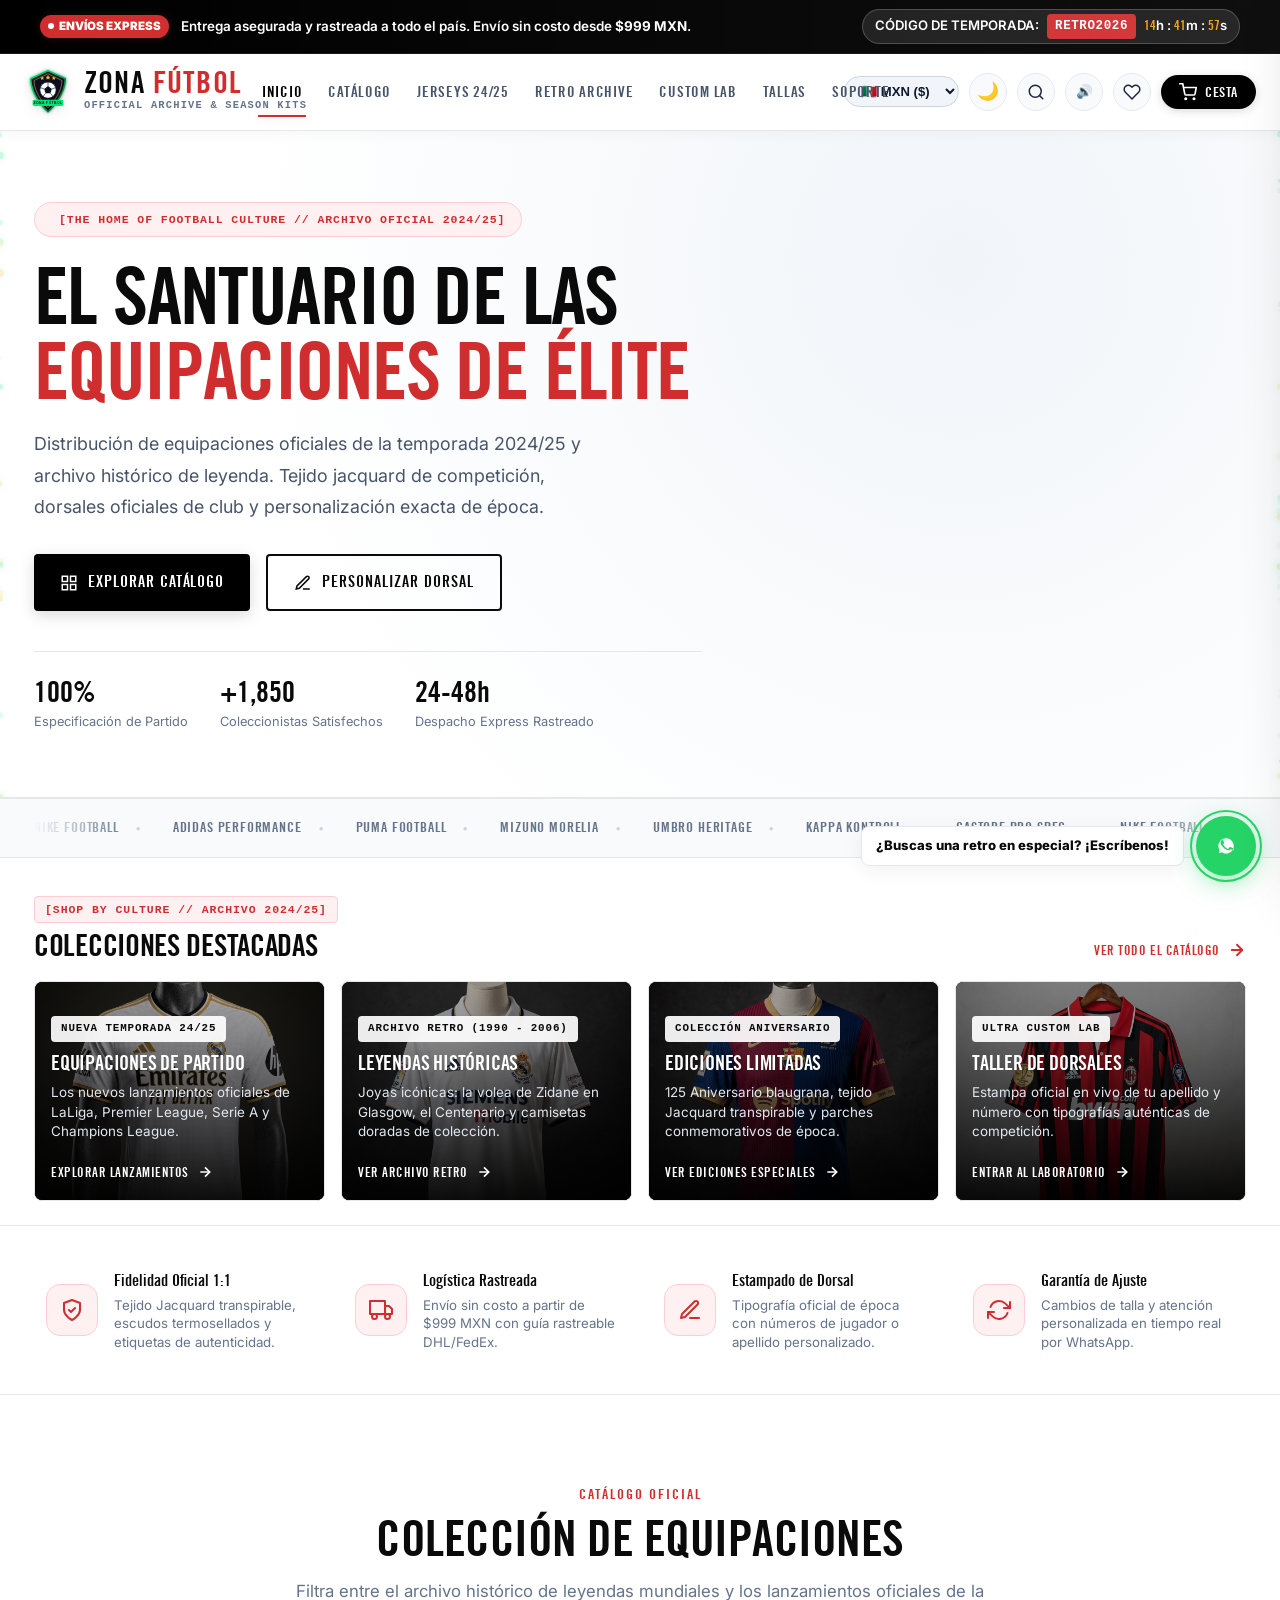
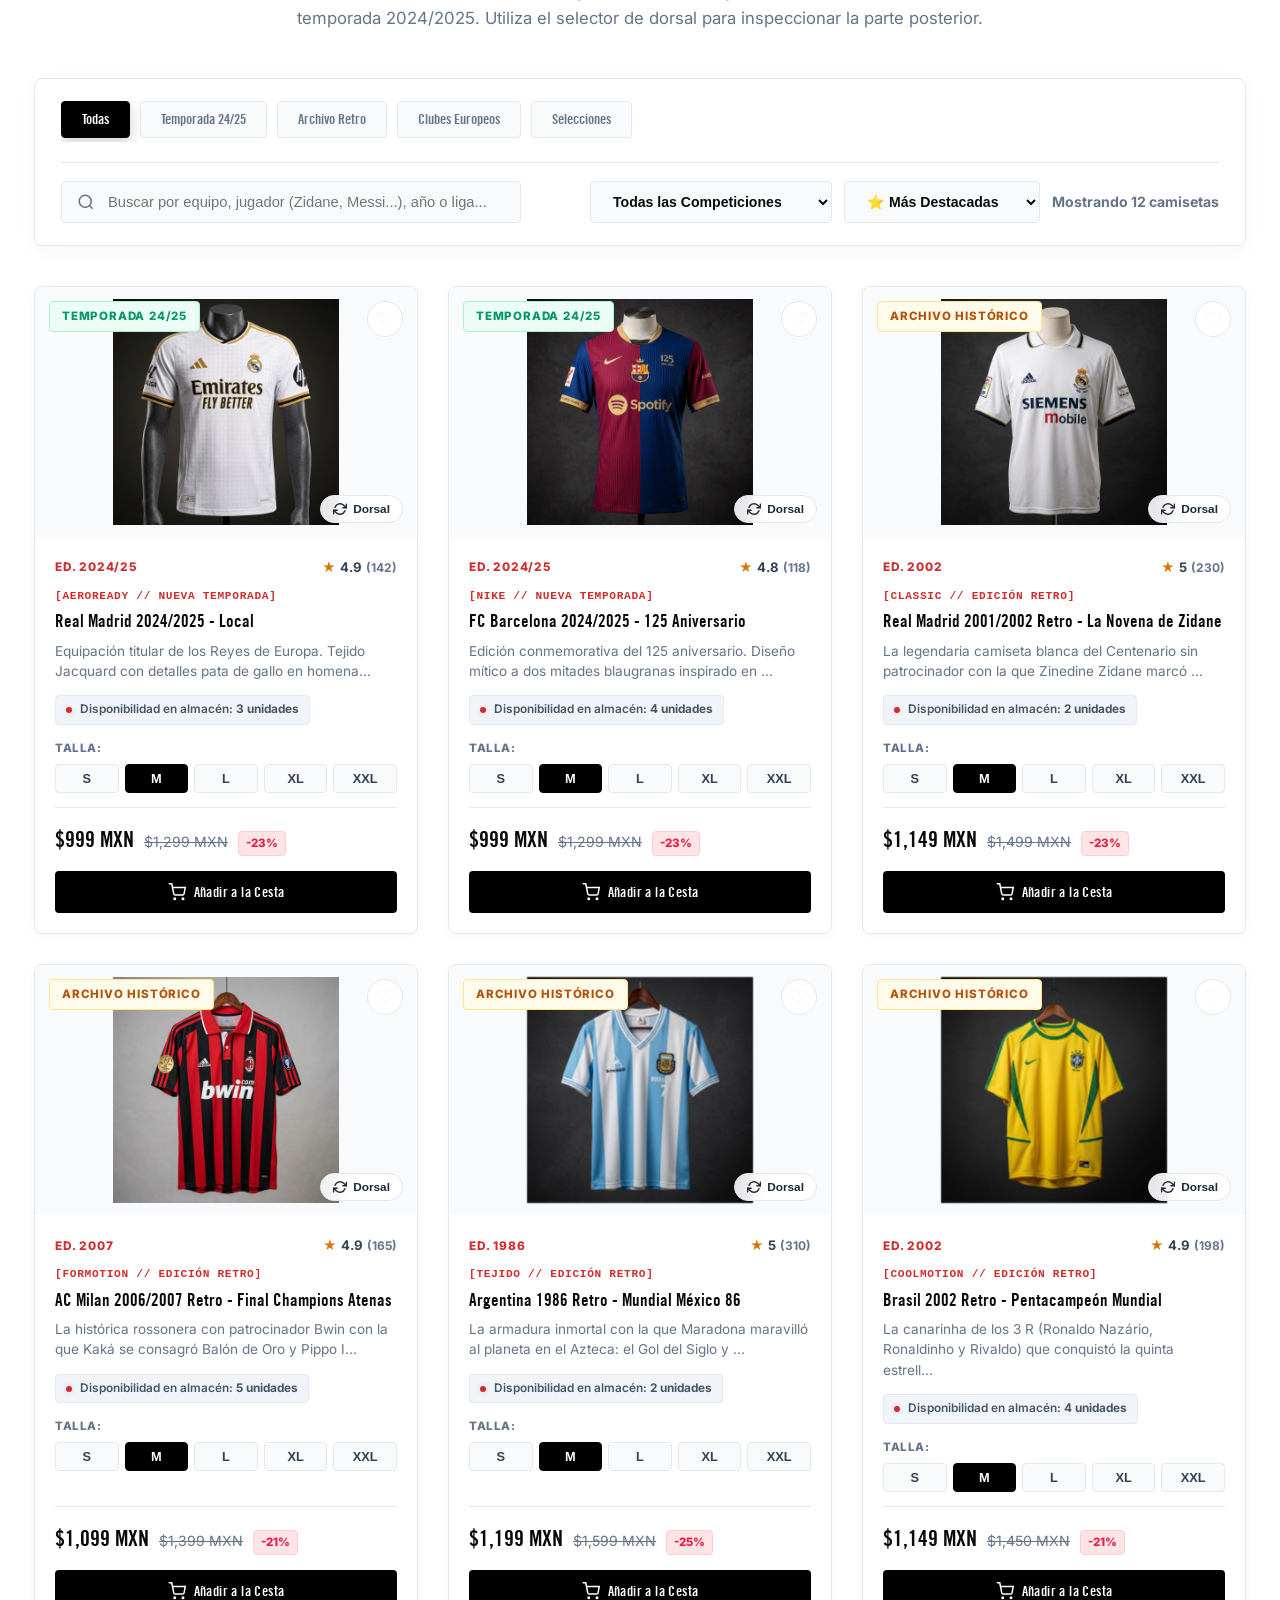
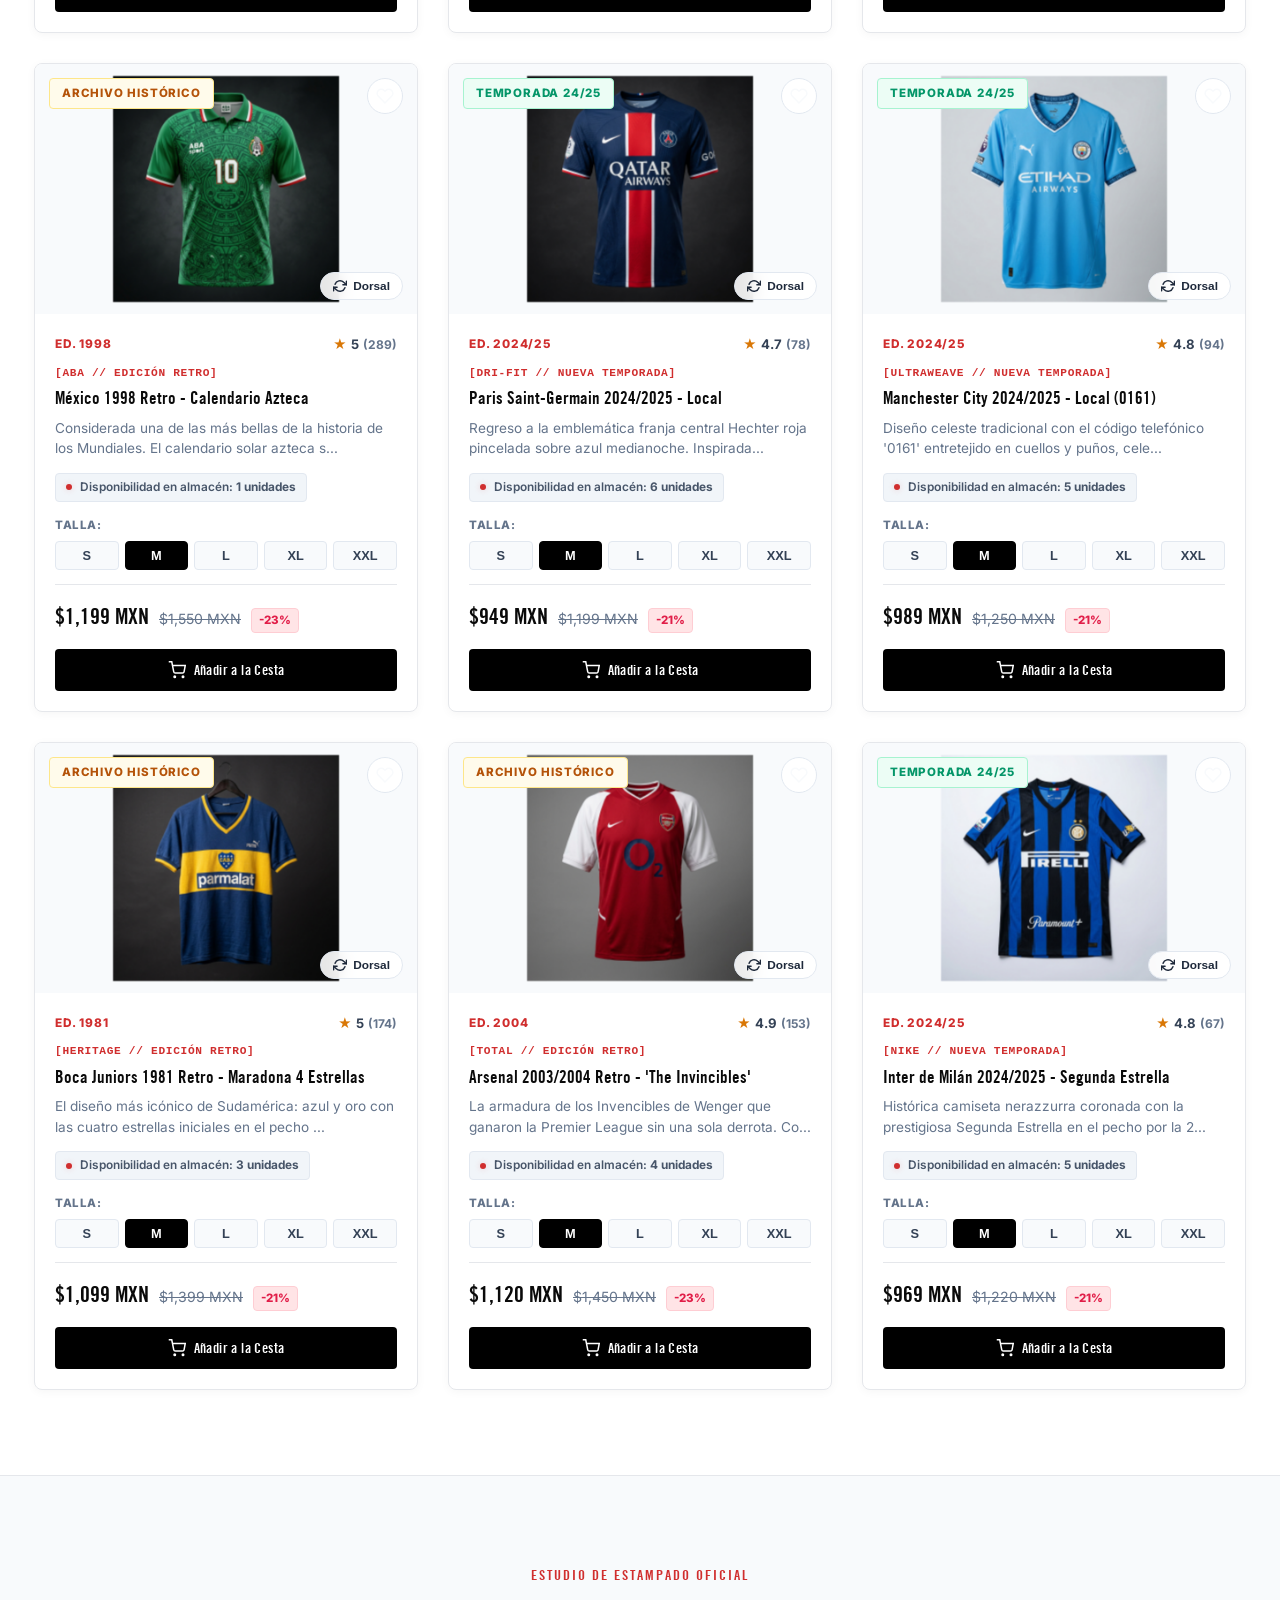
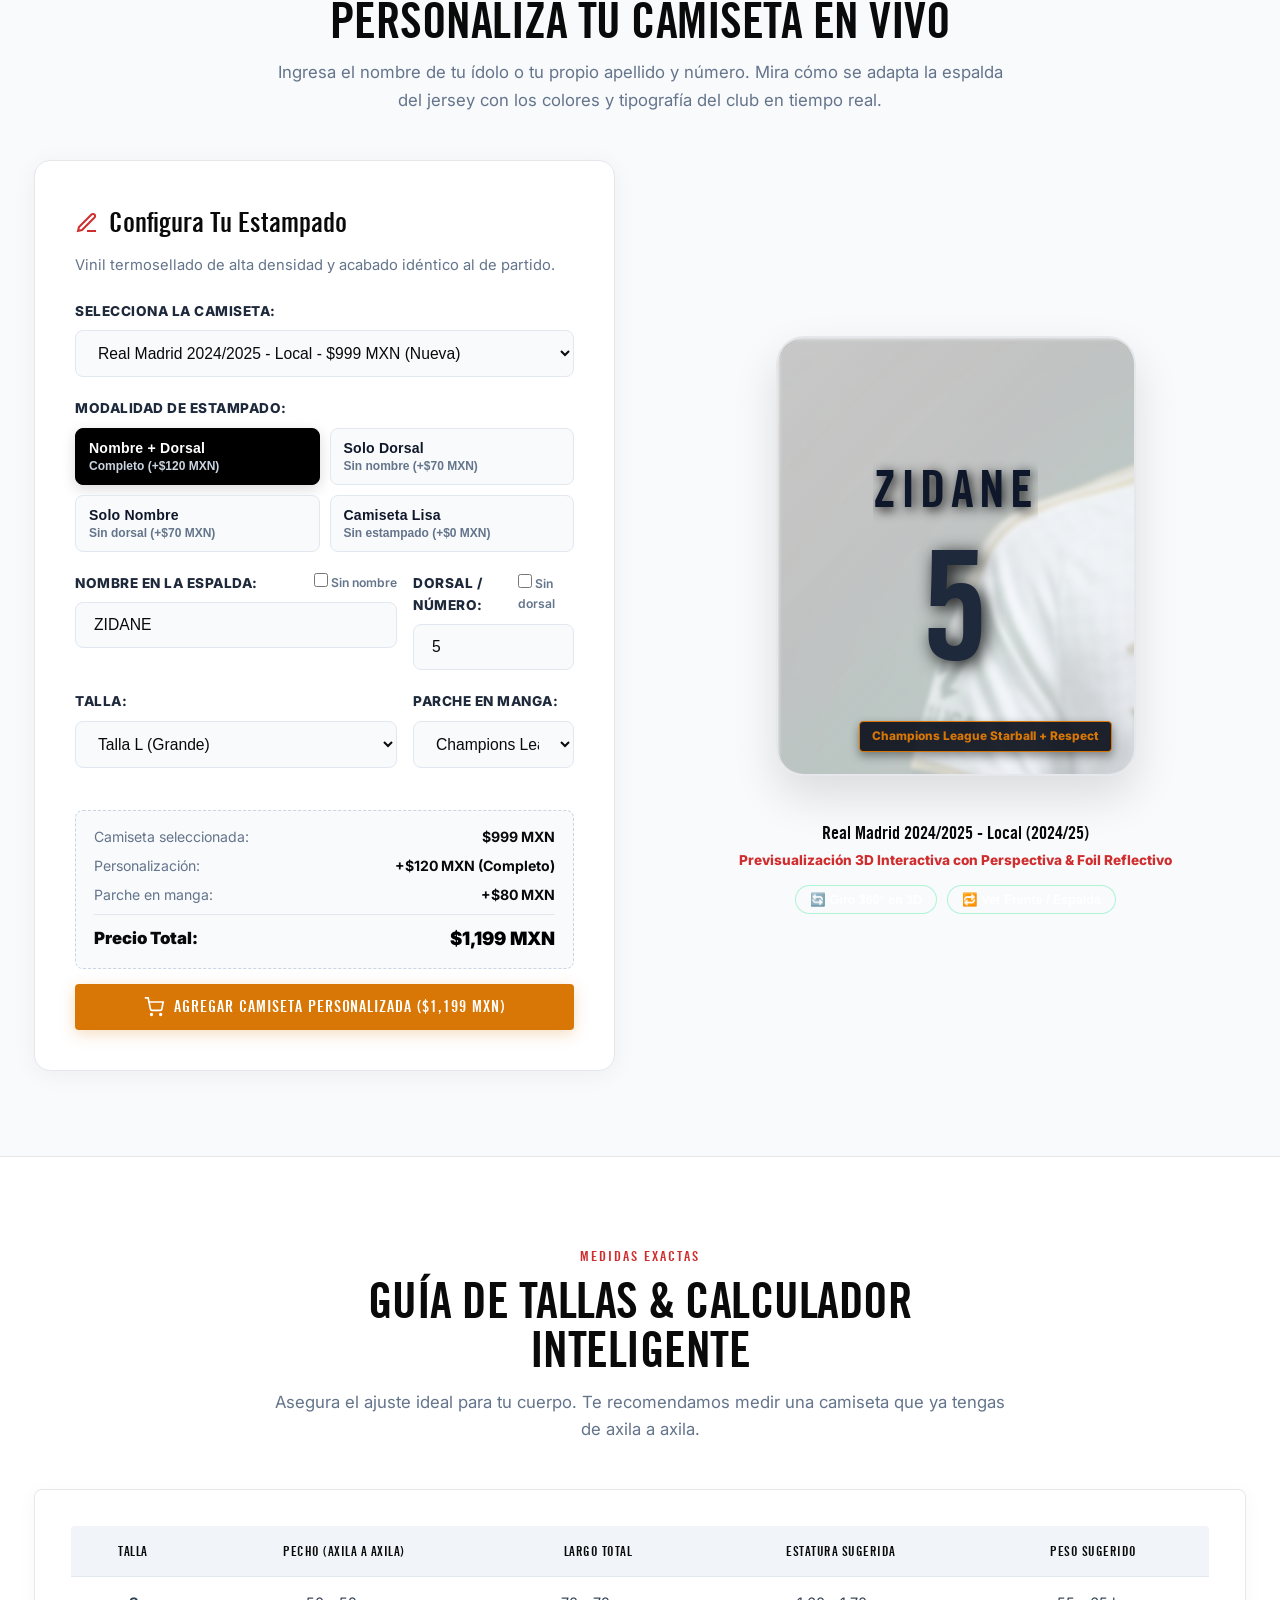
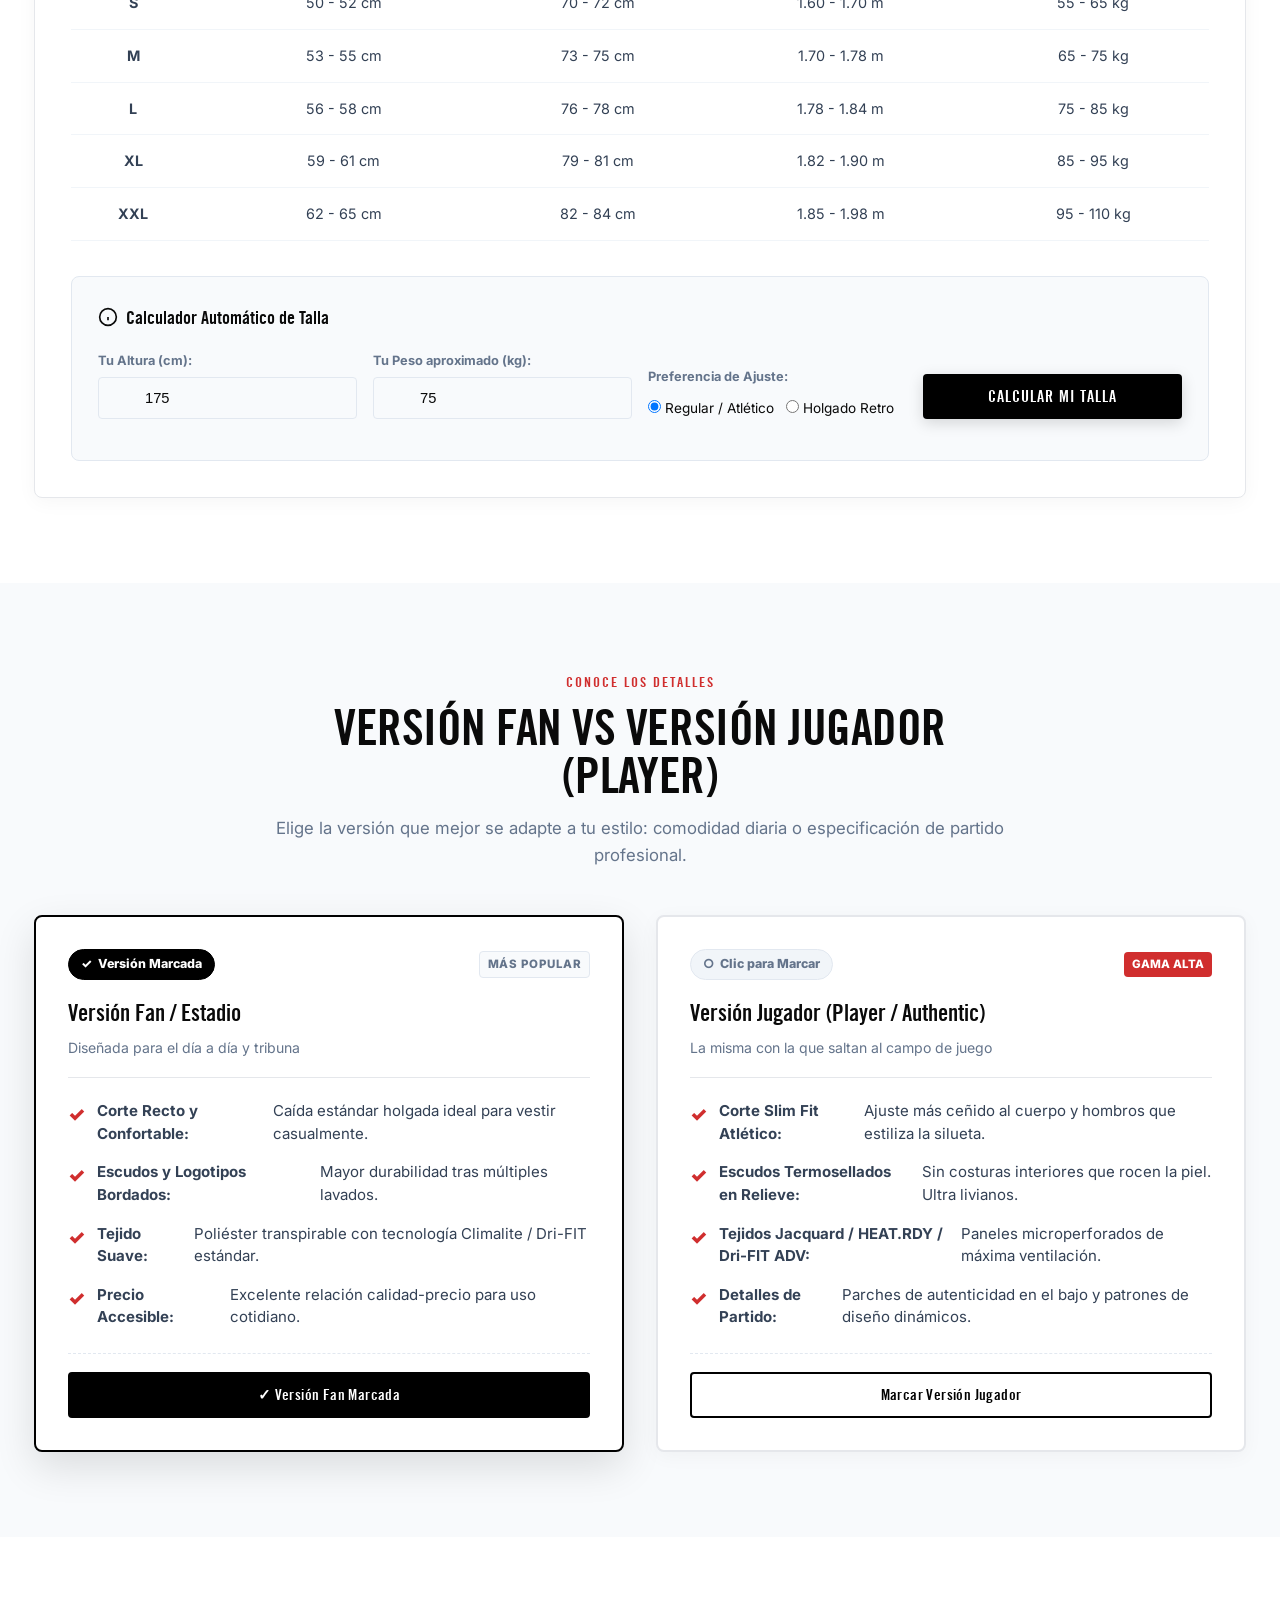
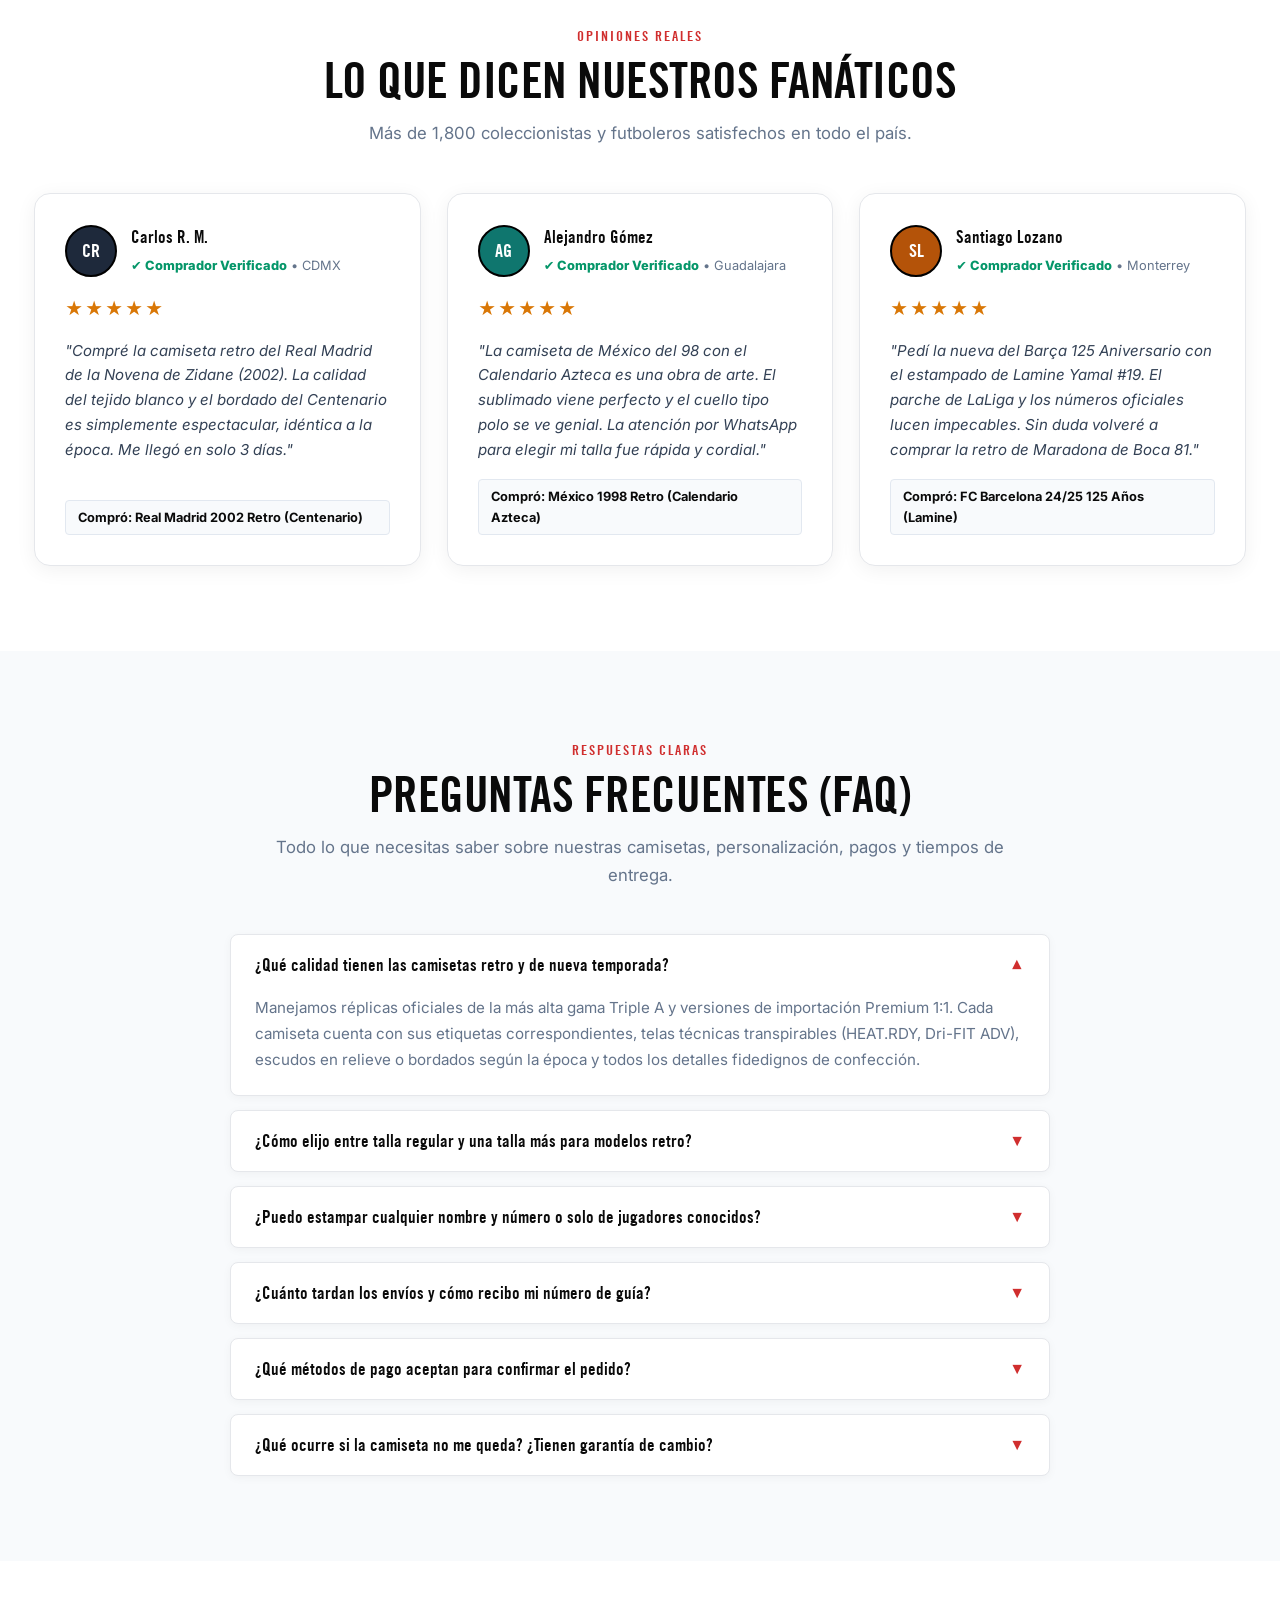
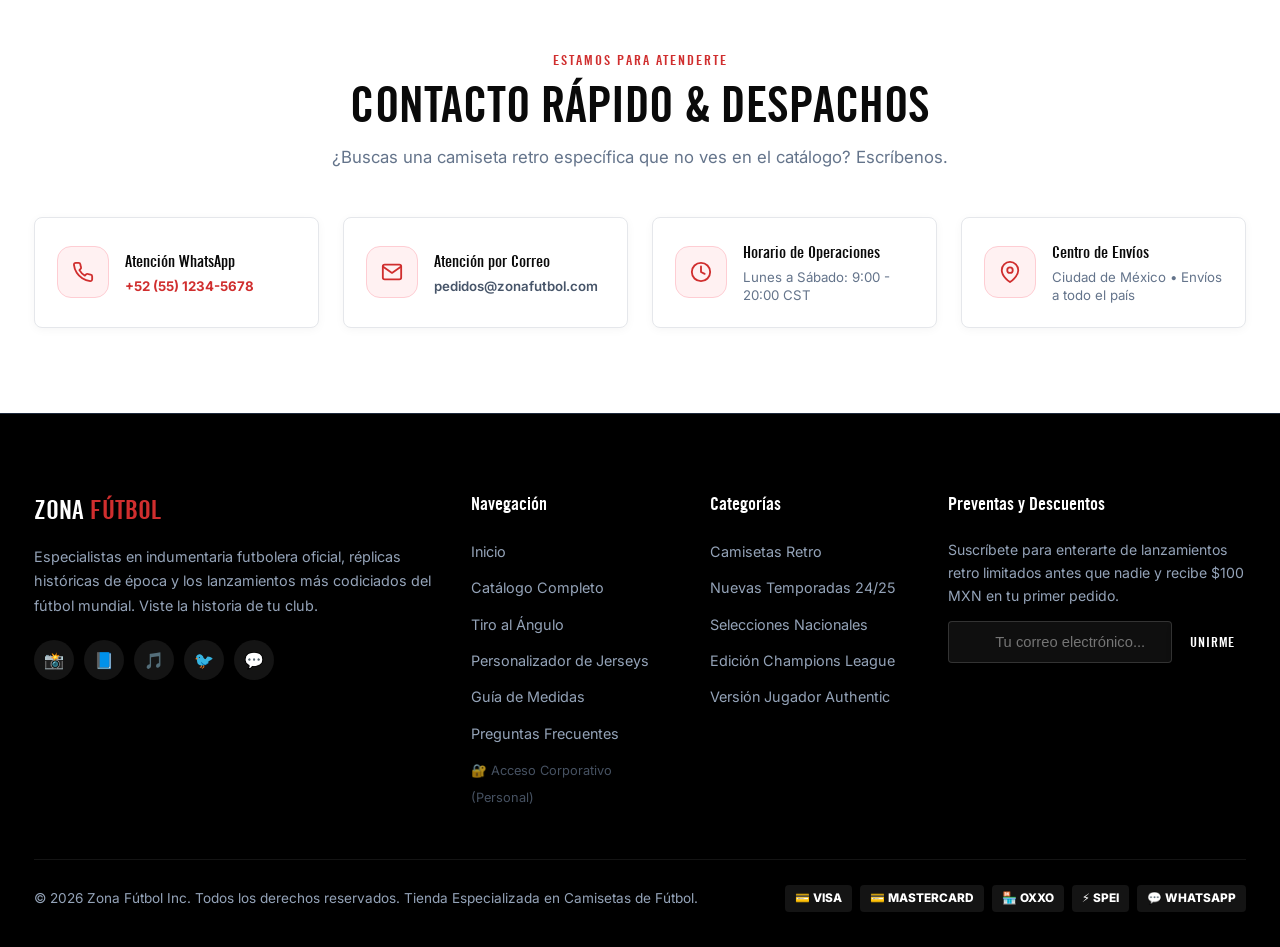
<file: index.html>
<!DOCTYPE html>
<html lang="es">
<head>
    <meta charset="UTF-8">
    <meta name="viewport" content="width=device-width, initial-scale=1.0">
    <title>Zona Fútbol | Tienda Oficial de Camisetas de Fútbol (Retro & Nuevas)</title>
    <meta name="description" content="Zona Fútbol: Tienda de camisetas de fútbol oficiales, réplicas históricas de época y equipaciones de la nueva temporada 2024/2025. Personalización de dorsal oficial y parches.">
    <link rel="icon" type="image/svg+xml" href="logo_zona_futbol.svg">
    
    <!-- Fuentes Google Fonts -->
    <link rel="preconnect" href="https://fonts.googleapis.com">
    <link rel="preconnect" href="https://fonts.gstatic.com" crossorigin>
    <link href="https://fonts.googleapis.com/css2?family=Bebas+Neue&family=Inter:wght@400;500;600;700;800&family=Montserrat:wght@600;700;800;900&family=Teko:wght@600;700&display=swap" rel="stylesheet">
    
    <!-- Hoja de Estilos de Élite -->
    <link rel="stylesheet" href="styles.css">
</head>
<body>

    <!-- Canvas de Confetti para Celebraciones -->
    <canvas id="confetti-canvas"></canvas>

    <!-- Barra Superior: Cuenta Regresiva de Oferta Relámpago & Beneficios -->
    <aside class="top-ticker" aria-label="Aviso comercial">
        <div class="container ticker-flex">
            <div class="ticker-left">
                <span class="ticker-pill-live">ENVÍOS EXPRESS</span>
                <span>Entrega asegurada y rastreada a todo el país. Envío sin costo desde <strong>$999 MXN</strong>.</span>
            </div>
            <div class="ticker-countdown">
                <span>CÓDIGO DE TEMPORADA:</span>
                <span class="promo-code-chip" onclick="applySpecialPenaltyCoupon()" title="Copiar cupón">RETRO2026</span>
                <span class="timer-wrap">
                    <span class="timer-val" id="timer-hours">14</span>h :
                    <span class="timer-val" id="timer-mins">42</span>m :
                    <span class="timer-val" id="timer-secs">18</span>s
                </span>
            </div>
        </div>
    </aside>

    <!-- Encabezado Principal y Barra de Navegación -->
    <header class="main-header">
        <div class="container header-container">
            <a href="#inicio" class="brand-link" title="Zona Fútbol - Inicio">
                <img src="logo_zona_futbol.svg" alt="Escudo Zona Fútbol" class="brand-shield" style="width: 48px; height: 48px; object-fit: contain;">
                <div class="brand-info">
                    <h1>ZONA <span class="accent-text">FÚTBOL</span></h1>
                    <p>Official Archive & Season Kits</p>
                </div>
            </a>

            <!-- Menú de Navegación -->
            <nav class="main-nav-bar" aria-label="Navegación principal">
                <ul class="nav-menu">
                    <li><a href="#inicio" class="nav-link active">INICIO</a></li>
                    <li><a href="#catalogo" class="nav-link">CATÁLOGO</a></li>
                    <li><a href="#catalogo" class="nav-link" onclick="setTimeout(() => { const b = document.querySelector('.filter-tab-btn[data-filter=\'nuevas\']'); if(b) b.click(); }, 100);">JERSEYS 24/25</a></li>
                    <li><a href="#catalogo" class="nav-link" onclick="setTimeout(() => { const b = document.querySelector('.filter-tab-btn[data-filter=\'retro\']'); if(b) b.click(); }, 100);">RETRO ARCHIVE</a></li>
                    <li><a href="#personalizador" class="nav-link">CUSTOM LAB</a></li>
                    <li><a href="#guia-tallas" class="nav-link">TALLAS</a></li>
                    <li><a href="#faq" class="nav-link">SOPORTE</a></li>
                </ul>
            </nav>

            <!-- Acciones de Cabecera -->
            <div class="header-actions">
                <!-- Selector Multimoneda Dinámico -->
                <select id="currency-select" class="currency-select-pill" onchange="changeStoreCurrency(this.value)" title="Cambiar Moneda">
                    <option value="MXN">🇲🇽 MXN ($)</option>
                    <option value="USD">🇺🇸 USD ($)</option>
                    <option value="EUR">🇪🇺 EUR (€)</option>
                    <option value="GBP">🇬🇧 GBP (£)</option>
                    <option value="ARS">🇦🇷 ARS ($)</option>
                    <option value="COP">🇨🇴 COP ($)</option>
                </select>

                <!-- Botón Toggle Modo Noche/Día Estadio -->
                <button class="icon-action-btn" id="theme-toggle-btn" onclick="toggleThemeMode()" title="Tema Noche/Día Estadio" aria-label="Tema">
                    <span id="theme-toggle-icon" style="font-size: 1.1rem;">🌙</span>
                </button>

                <!-- Botón Búsqueda Rápida -->
                <button class="icon-action-btn" onclick="document.getElementById('search-input')?.focus(); location.href='#catalogo';" title="Buscar en catálogo" aria-label="Buscar">
                    <svg width="18" height="18" viewBox="0 0 24 24" fill="none" stroke="currentColor" stroke-width="2" stroke-linecap="round" stroke-linejoin="round">
                        <circle cx="11" cy="11" r="8"></circle>
                        <line x1="21" y1="21" x2="16.65" y2="16.65"></line>
                    </svg>
                </button>

                <!-- Botón Toggle de Sonido (Efectos de Estadio) -->
                <button class="icon-action-btn" id="sound-toggle-btn" onclick="toggleStoreAudio()" title="Efectos de Sonido" aria-label="Sonido">
                    <span id="sound-icon">
                        <svg width="18" height="18" viewBox="0 0 24 24" fill="none" stroke="currentColor" stroke-width="2" stroke-linecap="round" stroke-linejoin="round">
                            <polygon points="11 5 6 9 2 9 2 15 6 15 11 19 11 5"></polygon>
                            <path d="M19.07 4.93a10 10 0 0 1 0 14.14M15.54 8.46a5 5 0 0 1 0 7.07"></path>
                        </svg>
                    </span>
                </button>

                <!-- Botón Favoritos -->
                <button class="icon-action-btn" onclick="openFavoritesModal()" title="Mis Favoritos" aria-label="Favoritos">
                    <svg width="18" height="18" viewBox="0 0 24 24" fill="none" stroke="currentColor" stroke-width="2" stroke-linecap="round" stroke-linejoin="round">
                        <path d="M20.84 4.61a5.5 5.5 0 0 0-7.78 0L12 5.67l-1.06-1.06a5.5 5.5 0 0 0-7.78 7.78l1.06 1.06L12 21.23l7.78-7.78 1.06-1.06a5.5 5.5 0 0 0 0-7.78z"></path>
                    </svg>
                    <span class="badge-counter fav-badge-count" style="display: none;">0</span>
                </button>

                <!-- Botón Carrito con Contador y Destino de Vuelo -->
                <button class="cart-cta-btn" id="header-cart-btn" onclick="openCartDrawer()" title="Ver Cesta de Compras" aria-label="Cesta">
                    <svg width="18" height="18" viewBox="0 0 24 24" fill="none" stroke="currentColor" stroke-width="2.2" stroke-linecap="round" stroke-linejoin="round">
                        <circle cx="9" cy="21" r="1"></circle>
                        <circle cx="20" cy="21" r="1"></circle>
                        <path d="M1 1h4l2.68 13.39a2 2 0 0 0 2 1.61h9.72a2 2 0 0 0 2-1.61L23 6H6"></path>
                    </svg>
                    <span>Cesta</span>
                    <span class="badge-counter cart-badge-count" style="display: none;">0</span>
                </button>
            </div>
        </div>
    </header>

    <main>
        <!-- SECCIÓN HERO CON AMBIENTE DE ESTADIO NOCTURNO Y PARTÍCULAS -->
        <section id="inicio" class="hero-stadium">
            <canvas id="hero-particles-canvas"></canvas>
            <div class="container hero-grid">
                <div class="hero-text-content">
                    <div class="hero-pill-badge">
                        <span class="hero-status-dot"></span>
                        <span class="ultra-tech-tag">[THE HOME OF FOOTBALL CULTURE // ARCHIVO OFICIAL 2024/25]</span>
                    </div>
                    <h2 class="hero-title">
                        EL SANTUARIO DE LAS <span class="hero-highlight-accent">EQUIPACIONES DE ÉLITE</span>
                    </h2>
                    <p class="hero-subtitle">
                        Distribución de equipaciones oficiales de la temporada 2024/25 y archivo histórico de leyenda. Tejido jacquard de competición, dorsales oficiales de club y personalización exacta de época.
                    </p>
                    <div class="hero-btns-row">
                        <a href="#catalogo" class="btn btn-primary">
                            <svg width="18" height="18" viewBox="0 0 24 24" fill="none" stroke="currentColor" stroke-width="2">
                                <rect x="3" y="3" width="7" height="7"></rect>
                                <rect x="14" y="3" width="7" height="7"></rect>
                                <rect x="14" y="14" width="7" height="7"></rect>
                                <rect x="3" y="14" width="7" height="7"></rect>
                            </svg>
                            Explorar Catálogo
                        </a>
                        <a href="#personalizador" class="btn btn-outline-white">
                            <svg width="18" height="18" viewBox="0 0 24 24" fill="none" stroke="currentColor" stroke-width="2">
                                <path d="M12 20h9"></path>
                                <path d="M16.5 3.5a2.121 2.121 0 0 1 3 3L7 19l-4 1 1-4L16.5 3.5z"></path>
                            </svg>
                            Personalizar Dorsal
                        </a>
                    </div>
                    <div class="hero-stats-row">
                        <div class="stat-box">
                            <h4>100%</h4>
                            <p>Especificación de Partido</p>
                        </div>
                        <div class="stat-box">
                            <h4>+1,850</h4>
                            <p>Coleccionistas Satisfechos</p>
                        </div>
                        <div class="stat-box">
                            <h4>24-48h</h4>
                            <p>Despacho Express Rastreado</p>
                        </div>
                    </div>
                </div>

                <!-- Espacio reservado en el Hero (para futuro contenido visual) -->
                <div class="hero-showcase-space" id="hero-custom-space" aria-label="Espacio reservado"></div>
            </div>
        </section>

        <!-- TIRA DE MARCAS TÉCNICAS Y SPONSORS OFICIALES (ESTILO ULTRA FOOTBALL) -->
        <section class="ultra-brands-strip" aria-label="Marcas y Proveedores Técnicos Oficiales">
            <div class="container brands-strip-flex">
                <div class="brands-marquee-wrap">
                    <div class="brands-marquee-track">
                        <div class="brand-item">
                            <span class="brand-name">NIKE FOOTBALL</span>
                            <span class="brand-dot">•</span>
                        </div>
                        <div class="brand-item">
                            <span class="brand-name">ADIDAS PERFORMANCE</span>
                            <span class="brand-dot">•</span>
                        </div>
                        <div class="brand-item">
                            <span class="brand-name">PUMA FOOTBALL</span>
                            <span class="brand-dot">•</span>
                        </div>
                        <div class="brand-item">
                            <span class="brand-name">MIZUNO MORELIA</span>
                            <span class="brand-dot">•</span>
                        </div>
                        <div class="brand-item">
                            <span class="brand-name">UMBRO HERITAGE</span>
                            <span class="brand-dot">•</span>
                        </div>
                        <div class="brand-item">
                            <span class="brand-name">KAPPA KONTROLL</span>
                            <span class="brand-dot">•</span>
                        </div>
                        <div class="brand-item">
                            <span class="brand-name">CASTORE PRO SPEC</span>
                            <span class="brand-dot">•</span>
                        </div>
                        <!-- Bucle Duplicado para Scroll Infinito Fluido -->
                        <div class="brand-item">
                            <span class="brand-name">NIKE FOOTBALL</span>
                            <span class="brand-dot">•</span>
                        </div>
                        <div class="brand-item">
                            <span class="brand-name">ADIDAS PERFORMANCE</span>
                            <span class="brand-dot">•</span>
                        </div>
                        <div class="brand-item">
                            <span class="brand-name">PUMA FOOTBALL</span>
                            <span class="brand-dot">•</span>
                        </div>
                        <div class="brand-item">
                            <span class="brand-name">MIZUNO MORELIA</span>
                            <span class="brand-dot">•</span>
                        </div>
                        <div class="brand-item">
                            <span class="brand-name">UMBRO HERITAGE</span>
                            <span class="brand-dot">•</span>
                        </div>
                        <div class="brand-item">
                            <span class="brand-name">KAPPA KONTROLL</span>
                            <span class="brand-dot">•</span>
                        </div>
                        <div class="brand-item">
                            <span class="brand-name">CASTORE PRO SPEC</span>
                            <span class="brand-dot">•</span>
                        </div>
                    </div>
                </div>
            </div>
        </section>

        <!-- COLECCIONES DESTACADAS EDITORIALES (SHOP BY CULTURE - ULTRA FOOTBALL STYLE) -->
        <section class="ultra-culture-section">
            <div class="container">
                <div class="section-header-row">
                    <div>
                        <span class="ultra-tech-badge">[SHOP BY CULTURE // ARCHIVO 2024/25]</span>
                        <h2 class="section-title-ultra">COLECCIONES DESTACADAS</h2>
                    </div>
                    <a href="#catalogo" class="ultra-view-all-link">
                        <span>Ver Todo el Catálogo</span>
                        <svg width="18" height="18" viewBox="0 0 24 24" fill="none" stroke="currentColor" stroke-width="2.5" stroke-linecap="round" stroke-linejoin="round">
                            <line x1="5" y1="12" x2="19" y2="12"></line>
                            <polyline points="12 5 19 12 12 19"></polyline>
                        </svg>
                    </a>
                </div>

                <div class="ultra-culture-grid">
                    <!-- Tarjeta 1: Temporada 24/25 -->
                    <div class="ultra-culture-card" onclick="location.href='#catalogo'; setTimeout(() => { const b = document.querySelector('.filter-tab-btn[data-filter=\'nuevas\']'); if(b) b.click(); }, 100);">
                        <img src="imagenes/camisetas/real-madrid.jpg" alt="Equipaciones Nueva Temporada" class="culture-card-bg" loading="lazy">
                        <div class="culture-card-overlay"></div>
                        <div class="culture-card-content">
                            <span class="culture-card-badge">NUEVA TEMPORADA 24/25</span>
                            <h3 class="culture-card-title">EQUIPACIONES DE PARTIDO</h3>
                            <p class="culture-card-desc">Los nuevos lanzamientos oficiales de LaLiga, Premier League, Serie A y Champions League.</p>
                            <div class="culture-card-action">
                                <span>Explorar Lanzamientos</span>
                                <svg width="16" height="16" viewBox="0 0 24 24" fill="none" stroke="currentColor" stroke-width="2.5"><line x1="5" y1="12" x2="19" y2="12"></line><polyline points="12 5 19 12 12 19"></polyline></svg>
                            </div>
                        </div>
                    </div>

                    <!-- Tarjeta 2: Archivo Retro -->
                    <div class="ultra-culture-card" onclick="location.href='#catalogo'; setTimeout(() => { const b = document.querySelector('.filter-tab-btn[data-filter=\'retro\']'); if(b) b.click(); }, 100);">
                        <img src="imagenes/camisetas/real-madrid-retro.jpg" alt="Archivo Retro Histórico" class="culture-card-bg" loading="lazy">
                        <div class="culture-card-overlay"></div>
                        <div class="culture-card-content">
                            <span class="culture-card-badge">ARCHIVO RETRO (1990 - 2006)</span>
                            <h3 class="culture-card-title">LEYENDAS HISTÓRICAS</h3>
                            <p class="culture-card-desc">Joyas icónicas: la volea de Zidane en Glasgow, el Centenario y camisetas doradas de colección.</p>
                            <div class="culture-card-action">
                                <span>Ver Archivo Retro</span>
                                <svg width="16" height="16" viewBox="0 0 24 24" fill="none" stroke="currentColor" stroke-width="2.5"><line x1="5" y1="12" x2="19" y2="12"></line><polyline points="12 5 19 12 12 19"></polyline></svg>
                            </div>
                        </div>
                    </div>

                    <!-- Tarjeta 3: Ediciones Especiales & 125 Años -->
                    <div class="ultra-culture-card" onclick="location.href='#catalogo'; setTimeout(() => { const b = document.querySelector('.filter-tab-btn[data-filter=\'todas\']'); if(b) b.click(); }, 100);">
                        <img src="imagenes/camisetas/barcelona.jpg" alt="Ediciones Especiales de Coleccionista" class="culture-card-bg" loading="lazy">
                        <div class="culture-card-overlay"></div>
                        <div class="culture-card-content">
                            <span class="culture-card-badge">COLECCIÓN ANIVERSARIO</span>
                            <h3 class="culture-card-title">EDICIONES LIMITADAS</h3>
                            <p class="culture-card-desc">125 Aniversario blaugrana, tejido Jacquard transpirable y parches conmemorativos de época.</p>
                            <div class="culture-card-action">
                                <span>Ver Ediciones Especiales</span>
                                <svg width="16" height="16" viewBox="0 0 24 24" fill="none" stroke="currentColor" stroke-width="2.5"><line x1="5" y1="12" x2="19" y2="12"></line><polyline points="12 5 19 12 12 19"></polyline></svg>
                            </div>
                        </div>
                    </div>

                    <!-- Tarjeta 4: Laboratorio de Dorsales (The Lab) -->
                    <div class="ultra-culture-card" onclick="location.href='#personalizador';">
                        <img src="imagenes/camisetas/milan.jpg" alt="Laboratorio de Estampado de Dorsales" class="culture-card-bg" loading="lazy">
                        <div class="culture-card-overlay"></div>
                        <div class="culture-card-content">
                            <span class="culture-card-badge">ULTRA CUSTOM LAB</span>
                            <h3 class="culture-card-title">TALLER DE DORSALES</h3>
                            <p class="culture-card-desc">Estampa oficial en vivo de tu apellido y número con tipografías auténticas de competición.</p>
                            <div class="culture-card-action">
                                <span>Entrar al Laboratorio</span>
                                <svg width="16" height="16" viewBox="0 0 24 24" fill="none" stroke="currentColor" stroke-width="2.5"><line x1="5" y1="12" x2="19" y2="12"></line><polyline points="12 5 19 12 12 19"></polyline></svg>
                            </div>
                        </div>
                    </div>
                </div>
            </div>
        </section>

        <!-- BARRA DE BENEFICIOS Y GARANTÍAS -->
        <section class="benefits-section">
            <div class="container">
                <div class="benefits-grid">
                    <div class="benefit-card">
                        <div class="benefit-icon-wrapper">
                            <svg width="24" height="24" viewBox="0 0 24 24" fill="none" stroke="var(--accent)" stroke-width="2" stroke-linecap="round" stroke-linejoin="round">
                                <path d="M12 22s8-4 8-10V5l-8-3-8 3v7c0 6 8 10 8 10z"></path>
                                <polyline points="9 12 11 14 15 10"></polyline>
                            </svg>
                        </div>
                        <div class="benefit-details">
                            <h4>Fidelidad Oficial 1:1</h4>
                            <p>Tejido Jacquard transpirable, escudos termosellados y etiquetas de autenticidad.</p>
                        </div>
                    </div>
                    <div class="benefit-card">
                        <div class="benefit-icon-wrapper">
                            <svg width="24" height="24" viewBox="0 0 24 24" fill="none" stroke="var(--accent)" stroke-width="2" stroke-linecap="round" stroke-linejoin="round">
                                <rect x="1" y="3" width="15" height="13"></rect>
                                <polygon points="16 8 20 8 23 11 23 16 16 16 16 8"></polygon>
                                <circle cx="5.5" cy="18.5" r="2.5"></circle>
                                <circle cx="18.5" cy="18.5" r="2.5"></circle>
                            </svg>
                        </div>
                        <div class="benefit-details">
                            <h4>Logística Rastreada</h4>
                            <p>Envío sin costo a partir de $999 MXN con guía rastreable DHL/FedEx.</p>
                        </div>
                    </div>
                    <div class="benefit-card">
                        <div class="benefit-icon-wrapper">
                            <svg width="24" height="24" viewBox="0 0 24 24" fill="none" stroke="var(--accent)" stroke-width="2" stroke-linecap="round" stroke-linejoin="round">
                                <path d="M12 20h9"></path>
                                <path d="M16.5 3.5a2.121 2.121 0 0 1 3 3L7 19l-4 1 1-4L16.5 3.5z"></path>
                            </svg>
                        </div>
                        <div class="benefit-details">
                            <h4>Estampado de Dorsal</h4>
                            <p>Tipografía oficial de época con números de jugador o apellido personalizado.</p>
                        </div>
                    </div>
                    <div class="benefit-card">
                        <div class="benefit-icon-wrapper">
                            <svg width="24" height="24" viewBox="0 0 24 24" fill="none" stroke="var(--accent)" stroke-width="2" stroke-linecap="round" stroke-linejoin="round">
                                <polyline points="23 4 23 10 17 10"></polyline>
                                <polyline points="1 20 1 14 7 14"></polyline>
                                <path d="M3.51 9a9 9 0 0 1 14.85-3.36L23 10M1 14l4.64 4.36A9 9 0 0 0 20.49 15"></path>
                            </svg>
                        </div>
                        <div class="benefit-details">
                            <h4>Garantía de Ajuste</h4>
                            <p>Cambios de talla y atención personalizada en tiempo real por WhatsApp.</p>
                        </div>
                    </div>
                </div>
            </div>
        </section>


        <!-- SECCIÓN CATÁLOGO DE PRODUCTOS CON HOLOGRAFÍA FUT Y FLIP -->
        <section id="catalogo" class="section-padding">
            <div class="container">
                <div class="section-header">
                    <span class="section-tag">Catálogo Oficial</span>
                    <h2 class="section-title">Colección de Equipaciones</h2>
                    <p class="section-subtitle">
                        Filtra entre el archivo histórico de leyendas mundiales y los lanzamientos oficiales de la temporada 2024/2025. Utiliza el selector de dorsal para inspeccionar la parte posterior.
                    </p>
                </div>

                <!-- Barra de Herramientas de Catálogo (Filtros, Tabs y Búsqueda) -->
                <div class="catalog-toolbar">
                    <div class="filter-tabs" role="tablist">
                        <button type="button" class="filter-tab-btn active" data-filter="todas">Todas</button>
                        <button type="button" class="filter-tab-btn" data-filter="nuevas">Temporada 24/25</button>
                        <button type="button" class="filter-tab-btn" data-filter="retro">Archivo Retro</button>
                        <button type="button" class="filter-tab-btn" data-filter="europeos">Clubes Europeos</button>
                        <button type="button" class="filter-tab-btn" data-filter="selecciones">Selecciones</button>
                    </div>

                    <div class="search-filters-row">
                        <div class="search-wrapper">
                            <svg width="18" height="18" viewBox="0 0 24 24" fill="none" stroke="currentColor" stroke-width="2">
                                <circle cx="11" cy="11" r="8"></circle>
                                <line x1="21" y1="21" x2="16.65" y2="16.65"></line>
                            </svg>
                            <input type="text" id="search-input" class="search-input" placeholder="Buscar por equipo, jugador (Zidane, Messi...), año o liga...">
                        </div>

                        <div class="filters-dropdown-group">
                            <select id="league-filter" class="custom-select" aria-label="Filtrar por Liga">
                                <option value="all">Todas las Competiciones</option>
                                <option value="laliga">LaLiga (España)</option>
                                <option value="premier">Premier League (Inglaterra)</option>
                                <option value="seriea">Serie A (Italia)</option>
                                <option value="ligue1">Ligue 1 (Francia)</option>
                                <option value="selecciones">Selecciones Nacionales</option>
                                <option value="clasicos">Clásicos Sudamericanos</option>
                            </select>

                            <select id="sort-select" class="custom-select" aria-label="Ordenar Camisetas">
                                <option value="destacados">⭐ Más Destacadas</option>
                                <option value="precio-menor">💵 Menor Precio</option>
                                <option value="precio-mayor">💎 Mayor Precio</option>
                                <option value="calificacion">🔥 Mejor Calificadas</option>
                                <option value="nombre">🔤 Nombre A-Z</option>
                            </select>

                            <span id="results-counter" style="font-size: 0.88rem; font-weight: 700; color: var(--text-muted-dark);">
                                Cargando catálogo...
                            </span>
                        </div>
                    </div>
                </div>

                <!-- Grid Dinámico de Camisetas con Efecto 3D y Holograma -->
                <div id="products-grid" class="products-grid"></div>
            </div>
        </section>

        <!-- SECCIÓN ESTUDIO DE PERSONALIZACIÓN DINÁMICO -->
        <section id="personalizador" class="section-padding customizer-studio-section">
            <div class="container">
                <div class="section-header">
                    <span class="section-tag">Estudio de Estampado Oficial</span>
                    <h2 class="section-title">Personaliza Tu Camiseta en Vivo</h2>
                    <p class="section-subtitle">
                        Ingresa el nombre de tu ídolo o tu propio apellido y número. Mira cómo se adapta la espalda del jersey con los colores y tipografía del club en tiempo real.
                    </p>
                </div>

                <div class="customizer-grid-2col">
                    <!-- Formulario de Configuración -->
                    <div class="customizer-panel-card">
                        <h3>
                            <svg width="24" height="24" viewBox="0 0 24 24" fill="none" stroke="var(--accent)" stroke-width="2">
                                <path d="M12 20h9"></path>
                                <path d="M16.5 3.5a2.121 2.121 0 0 1 3 3L7 19l-4 1 1-4L16.5 3.5z"></path>
                            </svg>
                            Configura Tu Estampado
                        </h3>
                        <p style="color: var(--text-muted-dark); font-size: 0.92rem; margin-bottom: 22px;">
                            Vinil termosellado de alta densidad y acabado idéntico al de partido.
                        </p>

                        <div class="form-field-group">
                            <label for="cust-jersey-select">Selecciona la Camiseta:</label>
                            <select id="cust-jersey-select" class="form-input-dark"></select>
                        </div>

                        <!-- Selector de Modalidad de Personalización -->
                        <div class="form-field-group">
                            <label>Modalidad de Estampado:</label>
                            <div class="customizer-mode-grid" id="cust-mode-pills">
                                <button type="button" class="cust-mode-pill active" data-mode="full" onclick="setCustomizerMode('full')">
                                    <span class="mode-pill-title">Nombre + Dorsal</span>
                                    <span class="mode-pill-sub">Completo (+$120 MXN)</span>
                                </button>
                                <button type="button" class="cust-mode-pill" data-mode="number-only" onclick="setCustomizerMode('number-only')">
                                    <span class="mode-pill-title">Solo Dorsal</span>
                                    <span class="mode-pill-sub">Sin nombre (+$70 MXN)</span>
                                </button>
                                <button type="button" class="cust-mode-pill" data-mode="name-only" onclick="setCustomizerMode('name-only')">
                                    <span class="mode-pill-title">Solo Nombre</span>
                                    <span class="mode-pill-sub">Sin dorsal (+$70 MXN)</span>
                                </button>
                                <button type="button" class="cust-mode-pill" data-mode="plain" onclick="setCustomizerMode('plain')">
                                    <span class="mode-pill-title">Camiseta Lisa</span>
                                    <span class="mode-pill-sub">Sin estampado (+$0 MXN)</span>
                                </button>
                            </div>
                        </div>

                        <div class="two-col-inputs">
                            <div class="form-field-group" id="group-cust-name">
                                <div class="label-with-toggle">
                                    <label for="cust-name-input">Nombre en la Espalda:</label>
                                    <label class="checkbox-inline-label" title="Marcar para no poner nombre">
                                        <input type="checkbox" id="cust-no-name-chk" onchange="toggleCustomizerCheckbox('name', this.checked)">
                                        <span>Sin nombre</span>
                                    </label>
                                </div>
                                <input type="text" id="cust-name-input" class="form-input-dark" placeholder="Ej: ZIDANE, MESSI o TU APELLIDO" maxlength="14" value="ZIDANE">
                            </div>
                            <div class="form-field-group" id="group-cust-number">
                                <div class="label-with-toggle">
                                    <label for="cust-number-input">Dorsal / Número:</label>
                                    <label class="checkbox-inline-label" title="Marcar para no poner número">
                                        <input type="checkbox" id="cust-no-number-chk" onchange="toggleCustomizerCheckbox('number', this.checked)">
                                        <span>Sin dorsal</span>
                                    </label>
                                </div>
                                <input type="text" id="cust-number-input" class="form-input-dark" placeholder="Ej: 5" maxlength="2" value="5">
                            </div>
                        </div>

                        <div class="two-col-inputs">
                            <div class="form-field-group">
                                <label for="cust-size-select">Talla:</label>
                                <select id="cust-size-select" class="form-input-dark">
                                    <option value="S">Talla S (Chica)</option>
                                    <option value="M">Talla M (Mediana - Recomendada)</option>
                                    <option value="L" selected>Talla L (Grande)</option>
                                    <option value="XL">Talla XL (Extra Grande)</option>
                                    <option value="XXL">Talla XXL (Doble Extra)</option>
                                </select>
                            </div>
                            <div class="form-field-group">
                                <label for="cust-patch-select">Parche en Manga:</label>
                                <select id="cust-patch-select" class="form-input-dark">
                                    <option value="Sin parches adicionales">Sin parche</option>
                                    <option value="Champions League Starball + Respect" selected>Champions League Starball (+ $80)</option>
                                    <option value="Copa del Mundo Campeón FIFA">Mundial Campeón FIFA (+ $80)</option>
                                    <option value="Parche de Liga Nacional">Parche Liga (+ $50)</option>
                                </select>
                            </div>
                        </div>

                        <!-- Resumen dinámico de precios -->
                        <div class="customizer-price-summary">
                            <div class="cust-summary-row">
                                <span>Camiseta seleccionada:</span>
                                <span id="cust-base-price" style="font-weight: 700; color: #0a0a0a;">$1,499 MXN</span>
                            </div>
                            <div class="cust-summary-row">
                                <span>Personalización:</span>
                                <span id="cust-fee-display" class="cust-fee-badge">+$120 MXN (Completo)</span>
                            </div>
                            <div class="cust-summary-row" id="cust-patch-row">
                                <span>Parche en manga:</span>
                                <span id="cust-patch-fee-display" style="font-weight: 700; color: #0a0a0a;">+$80 MXN</span>
                            </div>
                            <div class="cust-summary-total">
                                <span>Precio Total:</span>
                                <span id="cust-total-price" style="color: #000000; font-size: 1.15rem; font-weight: 900;">$1,699 MXN</span>
                            </div>
                        </div>

                        <div style="margin-top: 15px;">
                            <button type="button" class="btn btn-gold btn-lg" style="width: 100%;" onclick="addCustomizedJerseyToCart()">
                                <svg width="20" height="20" viewBox="0 0 24 24" fill="none" stroke="currentColor" stroke-width="2">
                                    <circle cx="9" cy="21" r="1"></circle>
                                    <circle cx="20" cy="21" r="1"></circle>
                                    <path d="M1 1h4l2.68 13.39a2 2 0 0 0 2 1.61h9.72a2 2 0 0 0 2-1.61L23 6H6"></path>
                                </svg>
                                <span id="cust-btn-text">Agregar Camiseta Personalizada al Carrito</span>
                            </button>
                        </div>
                    </div>

                    <!-- Simulador Visual del Dorsal con Textura y Giro 3D -->
                    <div class="customizer-preview-container">
                        <div class="jersey-3d-stage" id="jersey-3d-stage">
                            <div class="jersey-back-canvas" id="customizer-jersey-card">
                                <div class="collar-seam"></div>
                                <img id="preview-jersey-img" src="imagenes/camisetas/real-madrid-retro.jpg" alt="Fondo camiseta" class="fabric-texture-layer">
                                <div id="preview-player-name" class="print-player-name">ZIDANE</div>
                                <div id="preview-player-number" class="print-player-number">5</div>
                                <div id="preview-plain-indicator" class="print-plain-indicator" style="display: none;">EDICIÓN LISA • SIN ESTAMPADO</div>
                                <div id="preview-patch-badge" class="print-patch-badge">Champions League Starball</div>
                                <div class="holo-sheen-glare"></div>
                            </div>
                        </div>
                        <div class="preview-jersey-caption">
                            <h4 id="preview-team-title">Real Madrid 2001/2002 Retro</h4>
                            <p>Previsualización 3D Interactiva con Perspectiva & Foil Reflectivo</p>
                            <div class="customizer-3d-actions">
                                <button type="button" class="btn-3d-pill" onclick="spinJersey3D()">
                                    🔄 Giro 360° en 3D
                                </button>
                                <button type="button" class="btn-3d-pill" onclick="toggleJerseyFrontBack()">
                                    🔁 Ver Frente / Espalda
                                </button>
                            </div>
                        </div>
                    </div>
                </div>
            </div>
        </section>

        <!-- SECCIÓN GUÍA DE TALLAS & CALCULADOR RECOMENDADO -->
        <section id="guia-tallas" class="section-padding">
            <div class="container">
                <div class="section-header">
                    <span class="section-tag">Medidas Exactas</span>
                    <h2 class="section-title">Guía de Tallas & Calculador Inteligente</h2>
                    <p class="section-subtitle">
                        Asegura el ajuste ideal para tu cuerpo. Te recomendamos medir una camiseta que ya tengas de axila a axila.
                    </p>
                </div>

                <div class="size-guide-wrapper">
                    <!-- Tabla de Tallas -->
                    <div class="size-table-responsive">
                        <table class="size-table-styled">
                            <thead>
                                <tr>
                                    <th>Talla</th>
                                    <th>Pecho (Axila a Axila)</th>
                                    <th>Largo Total</th>
                                    <th>Estatura Sugerida</th>
                                    <th>Peso Sugerido</th>
                                </tr>
                            </thead>
                            <tbody>
                                <tr>
                                    <td><strong>S</strong></td>
                                    <td>50 - 52 cm</td>
                                    <td>70 - 72 cm</td>
                                    <td>1.60 - 1.70 m</td>
                                    <td>55 - 65 kg</td>
                                </tr>
                                <tr>
                                    <td><strong>M</strong></td>
                                    <td>53 - 55 cm</td>
                                    <td>73 - 75 cm</td>
                                    <td>1.70 - 1.78 m</td>
                                    <td>65 - 75 kg</td>
                                </tr>
                                <tr>
                                    <td><strong>L</strong></td>
                                    <td>56 - 58 cm</td>
                                    <td>76 - 78 cm</td>
                                    <td>1.78 - 1.84 m</td>
                                    <td>75 - 85 kg</td>
                                </tr>
                                <tr>
                                    <td><strong>XL</strong></td>
                                    <td>59 - 61 cm</td>
                                    <td>79 - 81 cm</td>
                                    <td>1.82 - 1.90 m</td>
                                    <td>85 - 95 kg</td>
                                </tr>
                                <tr>
                                    <td><strong>XXL</strong></td>
                                    <td>62 - 65 cm</td>
                                    <td>82 - 84 cm</td>
                                    <td>1.85 - 1.98 m</td>
                                    <td>95 - 110 kg</td>
                                </tr>
                            </tbody>
                        </table>
                    </div>

                    <!-- Calculador de Talla -->
                    <div class="recommender-card">
                        <h4>
                            <svg width="20" height="20" viewBox="0 0 24 24" fill="none" stroke="currentColor" stroke-width="2">
                                <circle cx="12" cy="12" r="10"></circle>
                                <line x1="12" y1="16" x2="12" y2="12"></line>
                                <line x1="12" y1="8" x2="12.01" y2="8"></line>
                            </svg>
                            Calculador Automático de Talla
                        </h4>
                        <div class="recommender-inputs-grid">
                            <div>
                                <label style="display: block; font-size: 0.8rem; font-weight: 700; margin-bottom: 6px; color: var(--text-muted-dark);">Tu Altura (cm):</label>
                                <input type="number" id="size-calc-height" class="search-input" value="175" min="140" max="215">
                            </div>
                            <div>
                                <label style="display: block; font-size: 0.8rem; font-weight: 700; margin-bottom: 6px; color: var(--text-muted-dark);">Tu Peso aproximado (kg):</label>
                                <input type="number" id="size-calc-weight" class="search-input" value="75" min="40" max="150">
                            </div>
                            <div>
                                <label style="display: block; font-size: 0.8rem; font-weight: 700; margin-bottom: 6px; color: var(--text-muted-dark);">Preferencia de Ajuste:</label>
                                <div style="display: flex; gap: 12px; margin-top: 10px;">
                                    <label style="font-weight: normal; font-size: 0.85rem;">
                                        <input type="radio" name="fit-style" value="regular" checked> Regular / Atlético
                                    </label>
                                    <label style="font-weight: normal; font-size: 0.85rem;">
                                        <input type="radio" name="fit-style" value="loose"> Holgado Retro
                                    </label>
                                </div>
                            </div>
                            <div>
                                <button type="button" class="btn btn-primary" style="width: 100%;" onclick="calculateRecommendedSize()">
                                    Calcular Mi Talla
                                </button>
                            </div>
                        </div>
                        <div id="size-calc-result" style="margin-top: 15px;"></div>
                    </div>
                </div>
            </div>
        </section>

        <!-- SECCIÓN COMPARATIVA: VERSIÓN FAN VS VERSIÓN JUGADOR -->
        <section id="comparativa" class="section-padding" style="background: var(--bg-alt-light);">
            <div class="container">
                <div class="section-header">
                    <span class="section-tag">Conoce los Detalles</span>
                    <h2 class="section-title">Versión Fan vs Versión Jugador (Player)</h2>
                    <p class="section-subtitle">
                        Elige la versión que mejor se adapte a tu estilo: comodidad diaria o especificación de partido profesional.
                    </p>
                </div>

                <div class="comparison-container-grid">
                    <!-- TARJETA VERSION FAN -->
                    <div class="comparison-box is-selected" id="comp-box-fan" onclick="selectComparisonVersion('fan')">
                        <div class="comparison-box-top-meta">
                            <span class="version-select-pill" id="pill-fan">
                                <span class="pill-dot">✓</span> <span class="pill-label">Versión Marcada</span>
                            </span>
                            <span class="version-badge-subtle">Más Popular</span>
                        </div>
                        <div class="comparison-header-row">
                            <h3>Versión Fan / Estadio</h3>
                            <p style="color: var(--text-muted-dark); font-size: 0.88rem;">Diseñada para el día a día y tribuna</p>
                        </div>
                        <ul class="comparison-check-list">
                            <li><span class="check-icon-accent">✓</span> <strong>Corte Recto y Confortable:</strong> Caída estándar holgada ideal para vestir casualmente.</li>
                            <li><span class="check-icon-accent">✓</span> <strong>Escudos y Logotipos Bordados:</strong> Mayor durabilidad tras múltiples lavados.</li>
                            <li><span class="check-icon-accent">✓</span> <strong>Tejido Suave:</strong> Poliéster transpirable con tecnología Climalite / Dri-FIT estándar.</li>
                            <li><span class="check-icon-accent">✓</span> <strong>Precio Accesible:</strong> Excelente relación calidad-precio para uso cotidiano.</li>
                        </ul>
                        <div class="comparison-select-action">
                            <button type="button" class="btn-version-select" id="btn-select-fan" onclick="event.stopPropagation(); selectComparisonVersion('fan');">
                                ✓ Versión Fan Marcada
                            </button>
                        </div>
                    </div>

                    <!-- TARJETA VERSION JUGADOR -->
                    <div class="comparison-box" id="comp-box-player" onclick="selectComparisonVersion('player')">
                        <div class="comparison-box-top-meta">
                            <span class="version-select-pill" id="pill-player">
                                <span class="pill-dot">○</span> <span class="pill-label">Clic para Marcar</span>
                            </span>
                            <span style="background: var(--accent); color: #ffffff; font-size: 0.72rem; font-weight: 800; padding: 3px 8px; border-radius: 4px; display: inline-block;">
                                GAMA ALTA
                            </span>
                        </div>
                        <div class="comparison-header-row">
                            <h3>Versión Jugador (Player / Authentic)</h3>
                            <p style="color: var(--text-muted-dark); font-size: 0.88rem;">La misma con la que saltan al campo de juego</p>
                        </div>
                        <ul class="comparison-check-list">
                            <li><span class="check-icon-accent">✓</span> <strong>Corte Slim Fit Atlético:</strong> Ajuste más ceñido al cuerpo y hombros que estiliza la silueta.</li>
                            <li><span class="check-icon-accent">✓</span> <strong>Escudos Termosellados en Relieve:</strong> Sin costuras interiores que rocen la piel. Ultra livianos.</li>
                            <li><span class="check-icon-accent">✓</span> <strong>Tejidos Jacquard / HEAT.RDY / Dri-FIT ADV:</strong> Paneles microperforados de máxima ventilación.</li>
                            <li><span class="check-icon-accent">✓</span> <strong>Detalles de Partido:</strong> Parches de autenticidad en el bajo y patrones de diseño dinámicos.</li>
                        </ul>
                        <div class="comparison-select-action">
                            <button type="button" class="btn-version-select" id="btn-select-player" onclick="event.stopPropagation(); selectComparisonVersion('player');">
                                Marcar Versión Jugador
                            </button>
                        </div>
                    </div>
                </div>
            </div>
        </section>

        <!-- SECCIÓN TESTIMONIOS Y RESEÑAS -->
        <section class="section-padding">
            <div class="container">
                <div class="section-header">
                    <span class="section-tag">Opiniones Reales</span>
                    <h2 class="section-title">Lo Que Dicen Nuestros Fanáticos</h2>
                    <p class="section-subtitle">
                        Más de 1,800 coleccionistas y futboleros satisfechos en todo el país.
                    </p>
                </div>

                <div class="testimonials-row-grid">
                    <div class="review-card">
                        <div class="review-user-info">
                            <div class="user-avatar-circle" style="background: #1e293b;">CR</div>
                            <div class="user-names">
                                <h4>Carlos R. M.</h4>
                                <small><span class="verified-checkmark">✔ Comprador Verificado</span> • CDMX</small>
                            </div>
                        </div>
                        <div class="review-stars">★★★★★</div>
                        <p class="review-body-text">
                            "Compré la camiseta retro del Real Madrid de la Novena de Zidane (2002). La calidad del tejido blanco y el bordado del Centenario es simplemente espectacular, idéntica a la época. Me llegó en solo 3 días."
                        </p>
                        <div class="review-item-tag">Compró: Real Madrid 2002 Retro (Centenario)</div>
                    </div>

                    <div class="review-card">
                        <div class="review-user-info">
                            <div class="user-avatar-circle" style="background: #0f766e;">AG</div>
                            <div class="user-names">
                                <h4>Alejandro Gómez</h4>
                                <small><span class="verified-checkmark">✔ Comprador Verificado</span> • Guadalajara</small>
                            </div>
                        </div>
                        <div class="review-stars">★★★★★</div>
                        <p class="review-body-text">
                            "La camiseta de México del 98 con el Calendario Azteca es una obra de arte. El sublimado viene perfecto y el cuello tipo polo se ve genial. La atención por WhatsApp para elegir mi talla fue rápida y cordial."
                        </p>
                        <div class="review-item-tag">Compró: México 1998 Retro (Calendario Azteca)</div>
                    </div>

                    <div class="review-card">
                        <div class="review-user-info">
                            <div class="user-avatar-circle" style="background: #b45309;">SL</div>
                            <div class="user-names">
                                <h4>Santiago Lozano</h4>
                                <small><span class="verified-checkmark">✔ Comprador Verificado</span> • Monterrey</small>
                            </div>
                        </div>
                        <div class="review-stars">★★★★★</div>
                        <p class="review-body-text">
                            "Pedí la nueva del Barça 125 Aniversario con el estampado de Lamine Yamal #19. El parche de LaLiga y los números oficiales lucen impecables. Sin duda volveré a comprar la retro de Maradona de Boca 81."
                        </p>
                        <div class="review-item-tag">Compró: FC Barcelona 24/25 125 Años (Lamine)</div>
                    </div>
                </div>
            </div>
        </section>

        <!-- SECCIÓN PREGUNTAS FRECUENTES (FAQ) -->
        <section id="faq" class="section-padding" style="background: var(--bg-alt-light);">
            <div class="container">
                <div class="section-header">
                    <span class="section-tag">Respuestas Claras</span>
                    <h2 class="section-title">Preguntas Frecuentes (FAQ)</h2>
                    <p class="section-subtitle">
                        Todo lo que necesitas saber sobre nuestras camisetas, personalización, pagos y tiempos de entrega.
                    </p>
                </div>

                <div class="faq-box-container">
                    <div class="faq-single-item active">
                        <button class="faq-trigger-btn">
                            <span>¿Qué calidad tienen las camisetas retro y de nueva temporada?</span>
                            <span class="faq-toggle-arrow">▼</span>
                        </button>
                        <div class="faq-content-answer">
                            Manejamos réplicas oficiales de la más alta gama Triple A y versiones de importación Premium 1:1. 
                            Cada camiseta cuenta con sus etiquetas correspondientes, telas técnicas transpirables (HEAT.RDY, Dri-FIT ADV), 
                            escudos en relieve o bordados según la época y todos los detalles fidedignos de confección.
                        </div>
                    </div>

                    <div class="faq-single-item">
                        <button class="faq-trigger-btn">
                            <span>¿Cómo elijo entre talla regular y una talla más para modelos retro?</span>
                            <span class="faq-toggle-arrow">▼</span>
                        </button>
                        <div class="faq-content-answer">
                            Si prefieres un calce cómodo o un estilo 'streetwear / oversize', te recomendamos ordenar una talla más en ediciones retro. 
                            Para las camisetas de la temporada actual versión Fan, tu talla habitual te quedará a la perfección. 
                            Consulta nuestra sección interactiva de medidas en centímetros para comprobar axila a axila.
                        </div>
                    </div>

                    <div class="faq-single-item">
                        <button class="faq-trigger-btn">
                            <span>¿Puedo estampar cualquier nombre y número o solo de jugadores conocidos?</span>
                            <span class="faq-toggle-arrow">▼</span>
                        </button>
                        <div class="faq-content-answer">
                            ¡Totalmente libre! Puedes elegir los dorsales legendarios (ej: Zidane #5, Maradona #10, Ronaldo #9, Lamine Yamal #19) 
                            o estampar tu propio apellido, apodo o fecha especial con la tipografía oficial del club o selección.
                        </div>
                    </div>

                    <div class="faq-single-item">
                        <button class="faq-trigger-btn">
                            <span>¿Cuánto tardan los envíos y cómo recibo mi número de guía?</span>
                            <span class="faq-toggle-arrow">▼</span>
                        </button>
                        <div class="faq-content-answer">
                            Los pedidos listos se despachan en 24 a 48 horas hábiles por paqueterías líderes (Estafeta, DHL, FedEx). 
                            El tiempo de entrega estimado es de 2 a 4 días hábiles dependiendo de tu código postal. En cuanto tu paquete es 
                            recolectado, te enviamos el enlace de seguimiento por WhatsApp y correo electrónico.
                        </div>
                    </div>

                    <div class="faq-single-item">
                        <button class="faq-trigger-btn">
                            <span>¿Qué métodos de pago aceptan para confirmar el pedido?</span>
                            <span class="faq-toggle-arrow">▼</span>
                        </button>
                        <div class="faq-content-answer">
                            Aceptamos transferencias bancarias (SPEI), depósitos en OXXO, tarjetas de crédito/débito vía Mercado Pago, 
                            y pagos directos confirmados por nuestro canal oficial de WhatsApp.
                        </div>
                    </div>

                    <div class="faq-single-item">
                        <button class="faq-trigger-btn">
                            <span>¿Qué ocurre si la camiseta no me queda? ¿Tienen garantía de cambio?</span>
                            <span class="faq-toggle-arrow">▼</span>
                        </button>
                        <div class="faq-content-answer">
                            Cuentas con 15 días tras recibir tu pedido para solicitar un cambio de talla sin costo de reposición 
                            (la prenda debe conservar sus etiquetas originales y estar sin uso).
                        </div>
                    </div>
                </div>
            </div>
        </section>

        <!-- SECCIÓN DE CONTACTO RÁPIDO & UBICACIÓN -->
        <section id="contacto" class="section-padding">
            <div class="container">
                <div class="section-header">
                    <span class="section-tag">Estamos Para Atenderte</span>
                    <h2 class="section-title">Contacto Rápido & Despachos</h2>
                    <p class="section-subtitle">¿Buscas una camiseta retro específica que no ves en el catálogo? Escríbenos.</p>
                </div>

                <div class="benefits-grid" style="margin-top: 30px;">
                    <div class="benefit-card" style="background: #ffffff; padding: 22px; border-radius: var(--radius-md); border: 1px solid var(--border-light); box-shadow: var(--shadow-subtle);">
                        <div class="benefit-icon-wrapper">
                            <svg width="22" height="22" viewBox="0 0 24 24" fill="none" stroke="var(--accent)" stroke-width="2" stroke-linecap="round" stroke-linejoin="round">
                                <path d="M22 16.92v3a2 2 0 0 1-2.18 2 19.79 19.79 0 0 1-8.63-3.07 19.5 19.5 0 0 1-6-6 19.79 19.79 0 0 1-3.07-8.67A2 2 0 0 1 4.11 2h3a2 2 0 0 1 2 1.72 12.84 12.84 0 0 0 .7 2.81 2 2 0 0 1-.45 2.11L8.09 9.91a16 16 0 0 0 6 6l1.27-1.27a2 2 0 0 1 2.11-.45 12.84 12.84 0 0 0 2.81.7A2 2 0 0 1 22 16.92z"></path>
                            </svg>
                        </div>
                        <div class="benefit-details">
                            <h4>Atención WhatsApp</h4>
                            <p><a href="https://wa.me/525512345678" target="_blank" style="color: var(--accent); font-weight: 700; text-decoration: none;">+52 (55) 1234-5678</a></p>
                        </div>
                    </div>
                    <div class="benefit-card" style="background: #ffffff; padding: 22px; border-radius: var(--radius-md); border: 1px solid var(--border-light); box-shadow: var(--shadow-subtle);">
                        <div class="benefit-icon-wrapper">
                            <svg width="22" height="22" viewBox="0 0 24 24" fill="none" stroke="var(--accent)" stroke-width="2" stroke-linecap="round" stroke-linejoin="round">
                                <path d="M4 4h16c1.1 0 2 .9 2 2v12c0 1.1-.9 2-2 2H4c-1.1 0-2-.9-2-2V6c0-1.1.9-2 2-2z"></path>
                                <polyline points="22,6 12,13 2,6"></polyline>
                            </svg>
                        </div>
                        <div class="benefit-details">
                            <h4>Atención por Correo</h4>
                            <p><a href="mailto:pedidos@zonafutbol.com" style="color: #475569; text-decoration: none; font-weight: 600;">pedidos@zonafutbol.com</a></p>
                        </div>
                    </div>
                    <div class="benefit-card" style="background: #ffffff; padding: 22px; border-radius: var(--radius-md); border: 1px solid var(--border-light); box-shadow: var(--shadow-subtle);">
                        <div class="benefit-icon-wrapper">
                            <svg width="22" height="22" viewBox="0 0 24 24" fill="none" stroke="var(--accent)" stroke-width="2" stroke-linecap="round" stroke-linejoin="round">
                                <circle cx="12" cy="12" r="10"></circle>
                                <polyline points="12 6 12 12 16 14"></polyline>
                            </svg>
                        </div>
                        <div class="benefit-details">
                            <h4>Horario de Operaciones</h4>
                            <p style="color: #64748b;">Lunes a Sábado: 9:00 - 20:00 CST</p>
                        </div>
                    </div>
                    <div class="benefit-card" style="background: #ffffff; padding: 22px; border-radius: var(--radius-md); border: 1px solid var(--border-light); box-shadow: var(--shadow-subtle);">
                        <div class="benefit-icon-wrapper">
                            <svg width="22" height="22" viewBox="0 0 24 24" fill="none" stroke="var(--accent)" stroke-width="2" stroke-linecap="round" stroke-linejoin="round">
                                <path d="M21 10c0 7-9 13-9 13s-9-6-9-13a9 9 0 0 1 18 0z"></path>
                                <circle cx="12" cy="10" r="3"></circle>
                            </svg>
                        </div>
                        <div class="benefit-details">
                            <h4>Centro de Envíos</h4>
                            <p style="color: #64748b;">Ciudad de México • Envíos a todo el país</p>
                        </div>
                    </div>
                </div>
            </div>
        </section>
    </main>

    <!-- PIE DE PÁGINA (FOOTER) -->
    <footer class="site-footer">
        <div class="container">
            <div class="footer-columns-grid">
                <div class="footer-col-brand">
                    <h2>ZONA <span>FÚTBOL</span></h2>
                    <p>
                        Especialistas en indumentaria futbolera oficial, réplicas históricas de época y los lanzamientos más codiciados del fútbol mundial. Viste la historia de tu club.
                    </p>
                    <div class="footer-socials">
                        <a href="https://instagram.com" target="_blank" class="footer-social-icon" title="Instagram">📸</a>
                        <a href="https://facebook.com" target="_blank" class="footer-social-icon" title="Facebook">📘</a>
                        <a href="https://tiktok.com" target="_blank" class="footer-social-icon" title="TikTok">🎵</a>
                        <a href="https://twitter.com" target="_blank" class="footer-social-icon" title="Twitter / X">🐦</a>
                        <a href="https://wa.me/525512345678" target="_blank" class="footer-social-icon" title="WhatsApp">💬</a>
                    </div>
                </div>

                <div class="footer-nav-col">
                    <h4>Navegación</h4>
                    <ul>
                        <li><a href="#inicio">Inicio</a></li>
                        <li><a href="#catalogo">Catálogo Completo</a></li>
                        <li><a href="#minijuego-penal">Tiro al Ángulo</a></li>
                        <li><a href="#personalizador">Personalizador de Jerseys</a></li>
                        <li><a href="#guia-tallas">Guía de Medidas</a></li>
                        <li><a href="#faq">Preguntas Frecuentes</a></li>
                        <li><a href="javascript:void(0)" onclick="openAdminLoginModal()" style="color: #64748b; font-size: 0.8rem; opacity: 0.7;">🔐 Acceso Corporativo (Personal)</a></li>
                    </ul>
                </div>

                <div class="footer-nav-col">
                    <h4>Categorías</h4>
                    <ul>
                        <li><a href="#catalogo">Camisetas Retro</a></li>
                        <li><a href="#catalogo">Nuevas Temporadas 24/25</a></li>
                        <li><a href="#catalogo">Selecciones Nacionales</a></li>
                        <li><a href="#catalogo">Edición Champions League</a></li>
                        <li><a href="#catalogo">Versión Jugador Authentic</a></li>
                    </ul>
                </div>

                <div class="footer-nav-col">
                    <h4>Preventas y Descuentos</h4>
                    <p style="font-size: 0.88rem; margin-bottom: 14px; color: #94a3b8;">
                        Suscríbete para enterarte de lanzamientos retro limitados antes que nadie y recibe $100 MXN en tu primer pedido.
                    </p>
                    <form onsubmit="event.preventDefault(); showToast('¡Gracias por suscribirte a Zona Fútbol! Te enviamos tu cupón.');" style="display: flex; gap: 8px;">
                        <input type="email" placeholder="Tu correo electrónico..." class="search-input" style="background: rgba(255,255,255,0.06); color: #fff; border-color: rgba(255,255,255,0.15);" required>
                        <button type="submit" class="btn btn-primary" style="padding: 10px 18px; font-size: 0.85rem;">Unirme</button>
                    </form>
                </div>
            </div>

            <div class="footer-copyright-bar">
                <p>&copy; 2026 Zona Fútbol Inc. Todos los derechos reservados. Tienda Especializada en Camisetas de Fútbol.</p>
                <div style="display: flex; gap: 8px;">
                    <span style="background: rgba(255,255,255,0.08); padding: 4px 10px; border-radius: 4px; font-size: 0.74rem; font-weight: 800; color: #fff;">💳 VISA</span>
                    <span style="background: rgba(255,255,255,0.08); padding: 4px 10px; border-radius: 4px; font-size: 0.74rem; font-weight: 800; color: #fff;">💳 MASTERCARD</span>
                    <span style="background: rgba(255,255,255,0.08); padding: 4px 10px; border-radius: 4px; font-size: 0.74rem; font-weight: 800; color: #fff;">🏪 OXXO</span>
                    <span style="background: rgba(255,255,255,0.08); padding: 4px 10px; border-radius: 4px; font-size: 0.74rem; font-weight: 800; color: #fff;">⚡ SPEI</span>
                    <span style="background: rgba(255,255,255,0.08); padding: 4px 10px; border-radius: 4px; font-size: 0.74rem; font-weight: 800; color: #fff;">💬 WHATSAPP</span>
                </div>
            </div>
        </div>
    </footer>

    <!-- ======================================================================= -->
    <!-- SLIDE-IN CARRITO DE COMPRAS DRAWER -->
    <!-- ======================================================================= -->
    <div id="cart-drawer-overlay" class="cart-drawer-backdrop" onclick="closeCartDrawer()"></div>

    <aside id="cart-drawer" class="cart-slide-drawer" aria-label="Carrito de Compras">
        <div class="cart-top-bar">
            <h3>
                <svg width="22" height="22" viewBox="0 0 24 24" fill="none" stroke="currentColor" stroke-width="2">
                    <circle cx="9" cy="21" r="1"></circle>
                    <circle cx="20" cy="21" r="1"></circle>
                    <path d="M1 1h4l2.68 13.39a2 2 0 0 0 2 1.61h9.72a2 2 0 0 0 2-1.61L23 6H6"></path>
                </svg>
                Tu Carrito de Camisetas
            </h3>
            <button class="close-cart-icon" onclick="closeCartDrawer()" title="Cerrar Carrito">&times;</button>
        </div>

        <!-- Barra de Progreso a Envío Gratis -->
        <div class="free-shipping-tracker">
            <p id="shipping-progress-text" class="tracker-label-text">
                Calculando envío gratis...
            </p>
            <div class="tracker-bar-rail">
                <div id="shipping-progress-bar" class="tracker-fill-neon"></div>
            </div>
        </div>

        <!-- Contenedor dinámico de prendas -->
        <div id="cart-drawer-items" class="cart-scroll-items"></div>

        <div id="cart-empty-message" style="text-align: center; padding: 50px 20px; display: none;">
            <div style="font-size: 3.5rem; margin-bottom: 12px;">⚽🛒</div>
            <h4 style="color: var(--primary); margin-bottom: 6px;">Tu carrito está vacío</h4>
            <p style="font-size: 0.88rem; color: var(--text-muted-dark);">Explora nuestras camisetas retro y de la nueva temporada para armar tu pedido.</p>
            <button class="btn btn-primary btn-sm" style="margin-top: 15px;" onclick="closeCartDrawer(); window.location.href='#catalogo';">
                Ver Catálogo
            </button>
        </div>

        <!-- Resumen de Costos y Acciones -->
        <div id="cart-drawer-summary" class="cart-summary-footer">
            <div class="promo-code-input-row">
                <input type="text" id="coupon-input" class="promo-code-input" placeholder="Cupón (ej: ZONAFUTBOL10)">
                <button type="button" class="btn btn-outline-white" style="color: var(--primary); border-color: var(--border-light); padding: 8px 16px; font-size: 0.84rem;" onclick="applyCoupon()">
                    Aplicar
                </button>
            </div>

            <div class="summary-details-list">
                <div class="summary-detail-row">
                    <span>Subtotal:</span>
                    <strong id="cart-subtotal">$0 MXN</strong>
                </div>
                <div id="cart-discount-row" class="summary-detail-row" style="display: none; color: var(--accent-dark);">
                    <span>Descuento aplicado:</span>
                    <strong id="cart-discount">-$0 MXN</strong>
                </div>
                <div class="summary-detail-row">
                    <span>Costo de Envío:</span>
                    <strong id="cart-shipping">$0 MXN</strong>
                </div>
                <div class="summary-detail-row grand-total">
                    <span>Total a Pagar:</span>
                    <strong id="cart-total" style="color: var(--accent-dark);">$0 MXN</strong>
                </div>
            </div>

            <div style="display: flex; flex-direction: column; gap: 10px;">
                <button type="button" class="btn-checkout-whatsapp" onclick="prepareWhatsAppOrder()">
                    <svg width="22" height="22" viewBox="0 0 24 24" fill="currentColor">
                        <path d="M12.031 6.172c-3.181 0-5.767 2.586-5.768 5.766-.001 1.298.38 2.27 1.019 3.287l-.582 2.128 2.182-.573c.978.58 1.911.928 3.145.929 3.178 0 5.767-2.587 5.768-5.766.001-3.187-2.575-5.77-5.764-5.771zm3.392 8.244c-.144.405-.837.774-1.17.824-.312.045-.693.08-2.227-.55-1.96-1.04-3.23-3.08-3.327-3.21-.098-.133-.799-1.063-.799-2.029s.508-1.442.688-1.64c.18-.198.393-.248.524-.248.131 0 .262.002.376.007.12.006.28-.046.438.334.164.394.558 1.36.607 1.46.05.1.082.217.016.35-.065.133-.098.217-.197.333-.098.116-.208.26-.297.35-.1.1-.205.209-.088.409.117.2 1.041 1.71 2.235 2.772.39.348.718.498.988.588.27.09.43.078.591-.106.164-.185.7-.816.886-1.096.185-.28.371-.233.623-.14.252.093 1.6.755 1.874.892.274.137.457.205.523.32.066.115.066.666-.078 1.071z"/>
                    </svg>
                    Confirmar Pedido por WhatsApp
                </button>
            </div>
        </div>
    </aside>

    <!-- ======================================================================= -->
    <!-- MODAL VISTA RÁPIDA (QUICK VIEW CON ZOOM) -->
    <!-- ======================================================================= -->
    <div id="modal-quickview" class="modal-wrapper" onclick="if(event.target === this) closeAllModals();">
        <div class="modal-card">
            <button class="modal-close-corner" onclick="closeAllModals()">&times;</button>
            <div id="quickview-content"></div>
        </div>
    </div>

    <!-- ======================================================================= -->
    <!-- MODAL CHECKOUT / DATOS DE ENVÍO -->
    <!-- ======================================================================= -->
    <div id="modal-checkout" class="modal-wrapper" onclick="if(event.target === this) closeAllModals();">
        <div class="modal-card checkout-modal-card">
            <button class="modal-close-corner" onclick="closeAllModals()">&times;</button>
            <h3>📍 Datos de Entrega y Envío</h3>
            <p>Ingresa tus datos para generar el comprobante exacto y enviártelo por WhatsApp.</p>

            <form onsubmit="submitOrderToWhatsApp(event)">
                <div class="form-field-group">
                    <label for="order-name" style="color: var(--text-dark);">Nombre y Apellidos:</label>
                    <input type="text" id="order-name" class="search-input" placeholder="Ej: Juan Pérez" required>
                </div>

                <div class="two-col-inputs">
                    <div class="form-field-group">
                        <label for="order-phone" style="color: var(--text-dark);">Teléfono / WhatsApp:</label>
                        <input type="tel" id="order-phone" class="search-input" placeholder="Ej: 55 1234 5678" required>
                    </div>
                    <div class="form-field-group">
                        <label for="order-city" style="color: var(--text-dark);">Ciudad / Estado:</label>
                        <input type="text" id="order-city" class="search-input" placeholder="Ej: Monterrey, NL" required>
                    </div>
                </div>

                <div class="form-field-group">
                    <label for="order-address" style="color: var(--text-dark);">Calle, Número, Colonia y Código Postal:</label>
                    <input type="text" id="order-address" class="search-input" placeholder="Ej: Av. Juárez #450, Col. Centro, C.P. 64000" required>
                </div>

                <div class="form-field-group">
                    <label for="order-payment" style="color: var(--text-dark);">Método de Pago Preferido:</label>
                    <select id="order-payment" class="custom-select" style="width: 100%;">
                        <option value="Transferencia Bancaria (SPEI)">Transferencia Bancaria (SPEI) - Recomendado</option>
                        <option value="Depósito en OXXO">Depósito en OXXO</option>
                        <option value="Tarjeta Débito/Crédito (Mercado Pago)">Tarjeta de Crédito / Débito (Mercado Pago)</option>
                        <option value="Pago al Recibir / A convenir">Pago a convenir por WhatsApp</option>
                    </select>
                </div>

                <div class="form-field-group">
                    <label for="order-notes" style="color: var(--text-dark);">Instrucciones o Referencias de Entrega (Opcional):</label>
                    <input type="text" id="order-notes" class="search-input" placeholder="Ej: Casa blanca con portón negro, timbre al fondo">
                </div>

                <div style="margin-top: 24px;">
                    <button type="submit" class="btn-checkout-whatsapp">
                        Generar Pedido y Abrir Chat de WhatsApp
                    </button>
                </div>
            </form>
        </div>
    </div>

    <!-- ======================================================================= -->
    <!-- MODAL FAVORITOS (WISHLIST) -->
    <!-- ======================================================================= -->
    <div id="modal-favorites" class="modal-wrapper" onclick="if(event.target === this) closeAllModals();">
        <div class="modal-card" style="max-width: 600px;">
            <button class="modal-close-corner" onclick="closeAllModals()">&times;</button>
            <h3 style="font-family: var(--font-heading); color: var(--primary); margin-bottom: 6px;">❤️ Tus Camisetas Favoritas</h3>
            <p style="color: var(--text-muted-dark); font-size: 0.85rem; margin-bottom: 20px;">Prendas que has guardado para comprar luego:</p>
            <div id="favorites-list"></div>
        </div>
    </div>



    <!-- ======================================================================= -->
    <!-- MODAL AUTENTICACIÓN / LOGIN DE ADMINISTRACIÓN (SEGURIDAD) -->
    <!-- ======================================================================= -->
    <div id="modal-admin-login" class="modal-wrapper" onclick="if(event.target === this) closeAllModals();">
        <div class="modal-card" style="max-width: 440px; padding: 32px; border-top: 4px solid var(--accent);">
            <button class="modal-close-corner" onclick="closeAllModals()">&times;</button>
            <div style="text-align: center; margin-bottom: 20px;">
                <div style="display: inline-flex; align-items: center; justify-content: center; width: 56px; height: 56px; background: #000; color: #ffd700; border-radius: 50%; font-size: 1.6rem; margin-bottom: 12px; box-shadow: 0 8px 20px rgba(0,0,0,0.15);">
                    🔐
                </div>
                <h3 style="font-family: var(--font-heading); font-size: 1.4rem; color: var(--primary); margin-bottom: 4px;">Control Corporativo ERP</h3>
                <p style="font-size: 0.84rem; color: var(--text-muted-dark);">Acceso exclusivo para administradores y personal autorizado.</p>
            </div>

            <form onsubmit="handleAdminLoginSubmit(event)">
                <div class="form-field-group">
                    <label for="admin-login-user" style="color: var(--text-dark); font-weight: 700;">Usuario o Email:</label>
                    <input type="text" id="admin-login-user" class="search-input" placeholder="admin@zonafutbol.com" required autocomplete="username">
                </div>
                <div class="form-field-group">
                    <label for="admin-login-pass" style="color: var(--text-dark); font-weight: 700;">Contraseña de Acceso:</label>
                    <input type="password" id="admin-login-pass" class="search-input" placeholder="••••••••" required autocomplete="current-password">
                </div>

                <div style="background: #f8fafc; border: 1px dashed var(--border-light); padding: 10px 14px; border-radius: var(--radius-sm); margin: 16px 0; font-size: 0.78rem; color: #475569;">
                    💡 <strong>Credenciales Oficiales de Demostración:</strong><br>
                    Usuario: <code>admin@zonafutbol.com</code> | Clave: <code>admin2026</code>
                </div>

                <button type="submit" class="btn btn-primary" style="width: 100%; padding: 12px; font-weight: 800; font-size: 0.95rem;">
                    Iniciar Sesión de Administrador
                </button>
            </form>
        </div>
    </div>

    <!-- ======================================================================= -->
    <!-- BOTÓN FLOTANTE WHATSAPP CON RADAR RIPPLE -->
    <!-- ======================================================================= -->
    <div class="floating-whatsapp-widget">
        <div class="whatsapp-tooltip-bubble">¿Buscas una retro en especial? ¡Escríbenos!</div>
        <a href="https://wa.me/525512345678?text=Hola%20Zona%20F%C3%BAtbol%2C%20quisiera%20m%C3%A1s%20informaci%C3%B3n%20sobre%20una%20camiseta" target="_blank" class="whatsapp-radar-btn" title="Contactar por WhatsApp">
            <svg width="32" height="32" viewBox="0 0 24 24" fill="currentColor">
                <path d="M12.031 6.172c-3.181 0-5.767 2.586-5.768 5.766-.001 1.298.38 2.27 1.019 3.287l-.582 2.128 2.182-.573c.978.58 1.911.928 3.145.929 3.178 0 5.767-2.587 5.768-5.766.001-3.187-2.575-5.77-5.764-5.771zm3.392 8.244c-.144.405-.837.774-1.17.824-.312.045-.693.08-2.227-.55-1.96-1.04-3.23-3.08-3.327-3.21-.098-.133-.799-1.063-.799-2.029s.508-1.442.688-1.64c.18-.198.393-.248.524-.248.131 0 .262.002.376.007.12.006.28-.046.438.334.164.394.558 1.36.607 1.46.05.1.082.217.016.35-.065.133-.098.217-.197.333-.098.116-.208.26-.297.35-.1.1-.205.209-.088.409.117.2 1.041 1.71 2.235 2.772.39.348.718.498.988.588.27.09.43.078.591-.106.164-.185.7-.816.886-1.096.185-.28.371-.233.623-.14.252.093 1.6.755 1.874.892.274.137.457.205.523.32.066.115.066.666-.078 1.071z"/>
            </svg>
        </a>
    </div>

    <!-- Scripts de Three.js 3D y Funcionalidad Pro -->
    <script src="three.min.js"></script>
    <script src="app.js"></script>
</body>
</html>
</file>
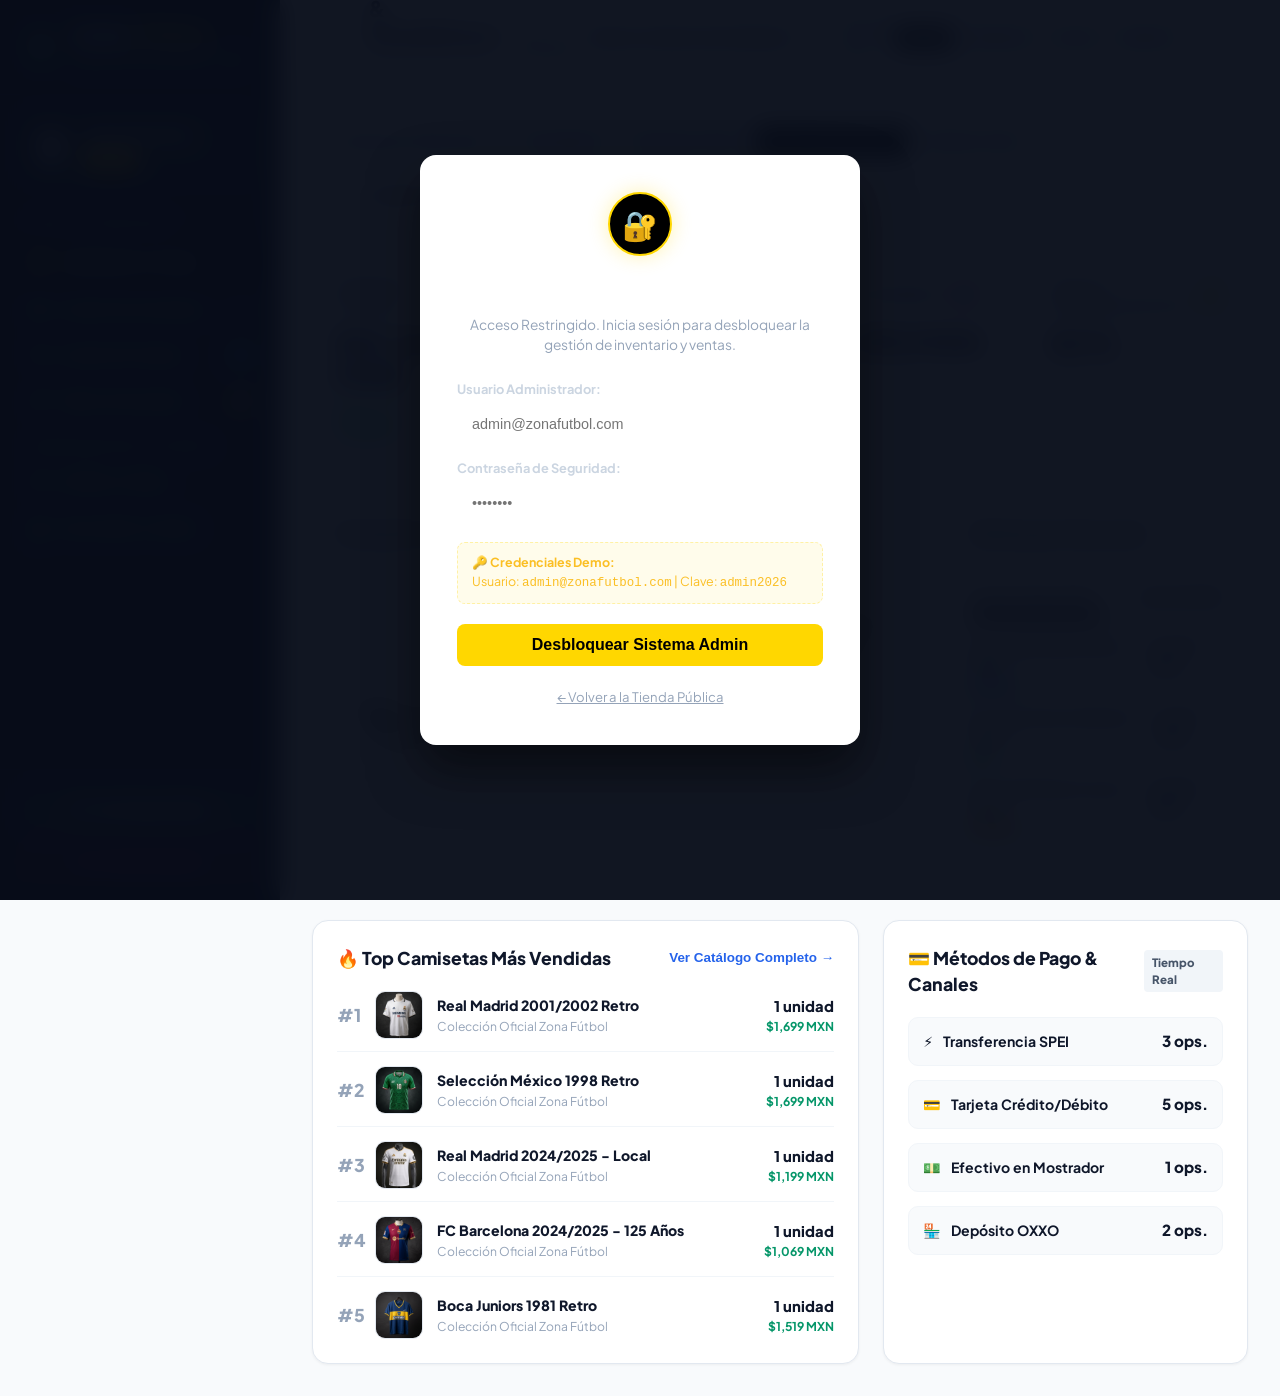
<file: admin.html>
<!DOCTYPE html>
<html lang="es">
<head>
    <meta charset="UTF-8">
    <meta name="viewport" content="width=device-width, initial-scale=1.0">
    <title>Panel Administrativo // ZONA FÚTBOL</title>
    <link rel="icon" type="image/svg+xml" href="logo_zona_futbol.svg">
    <link rel="stylesheet" href="admin.css">
    <link rel="preconnect" href="https://fonts.googleapis.com">
    <link rel="preconnect" href="https://fonts.gstatic.com" crossorigin>
    <link href="https://fonts.googleapis.com/css2?family=Plus+Jakarta+Sans:wght@400;500;600;700;800;900&family=Cabinet+Grotesk:wght@800;900&family=Bebas+Neue&display=swap" rel="stylesheet">
</head>
<body class="admin-body">

    <!-- BARRERA DE SEGURIDAD / MODAL DE AUTENTICACIÓN OBLIGATORIO -->
    <div id="admin-auth-barrier" class="admin-modal-overlay" style="display: none; background: rgba(8, 13, 26, 0.96); backdrop-filter: blur(12px); z-index: 99999;">
        <div class="admin-modal-box" style="max-width: 440px; padding: 36px; border-radius: 16px; border: 1px solid rgba(255,255,255,0.1); box-shadow: 0 25px 50px rgba(0,0,0,0.5);">
            <div style="text-align: center; margin-bottom: 24px;">
                <div style="display: inline-flex; align-items: center; justify-content: center; width: 64px; height: 64px; background: #000000; color: #ffd700; border-radius: 50%; font-size: 1.8rem; margin-bottom: 14px; border: 2px solid #ffd700; box-shadow: 0 0 20px rgba(255, 215, 0, 0.3);">
                    🔐
                </div>
                <h2 style="font-family: 'Cabinet Grotesk', sans-serif; font-size: 1.6rem; font-weight: 900; color: #ffffff; margin-bottom: 6px;">ZONA FÚTBOL ERP</h2>
                <p style="font-size: 0.86rem; color: #94a3b8;">Acceso Restringido. Inicia sesión para desbloquear la gestión de inventario y ventas.</p>
            </div>

            <form onsubmit="handleAdminBarrierLoginSubmit(event)">
                <div class="form-field-group" style="margin-bottom: 16px;">
                    <label style="color: #cbd5e1; font-weight: 700; display: block; margin-bottom: 6px;">Usuario Administrador:</label>
                    <input type="text" id="barrier-user-input" class="form-input-admin" placeholder="admin@zonafutbol.com" required style="background: rgba(255,255,255,0.06); color: #fff; border-color: rgba(255,255,255,0.15);">
                </div>
                <div class="form-field-group" style="margin-bottom: 20px;">
                    <label style="color: #cbd5e1; font-weight: 700; display: block; margin-bottom: 6px;">Contraseña de Seguridad:</label>
                    <input type="password" id="barrier-pass-input" class="form-input-admin" placeholder="••••••••" required style="background: rgba(255,255,255,0.06); color: #fff; border-color: rgba(255,255,255,0.15);">
                </div>

                <div style="background: rgba(255,215,0,0.08); border: 1px dashed rgba(255,215,0,0.3); padding: 10px 14px; border-radius: 8px; margin-bottom: 20px; font-size: 0.78rem; color: #fbbf24;">
                    🔑 <strong>Credenciales Demo:</strong><br>
                    Usuario: <code>admin@zonafutbol.com</code> | Clave: <code>admin2026</code>
                </div>

                <button type="submit" class="btn btn-primary-admin" style="width: 100%; padding: 12px; font-weight: 900; background: #ffd700; color: #000; border: none; font-size: 1rem; cursor: pointer; border-radius: 8px;">
                    Desbloquear Sistema Admin
                </button>
            </form>

            <div style="margin-top: 18px; text-align: center;">
                <a href="index.html" style="color: #94a3b8; font-size: 0.82rem; text-decoration: underline;">← Volver a la Tienda Pública</a>
            </div>
        </div>
    </div>

    <!-- Notificaciones Flotantes (Toasts) -->
    <div id="admin-toast-container" class="admin-toast-container"></div>

    <div class="admin-layout">

        <!-- =================================================================== -->
        <!-- SIDEBAR DE NAVEGACIÓN PRINCIPAL -->
        <!-- =================================================================== -->
        <aside class="admin-sidebar" id="admin-sidebar">
            <div class="sidebar-brand-box">
                <a href="admin.html" class="sidebar-brand">
                    <img src="logo_zona_futbol.svg" alt="Zona Fútbol" class="sidebar-logo">
                    <div class="sidebar-brand-text">
                        <h2>ZONA <span>FÚTBOL</span></h2>
                        <span class="sidebar-subtag">CENTRO DE CONTROL // ERP</span>
                    </div>
                </a>
            </div>

            <!-- Perfil Activo Compacto en Sidebar -->
            <div class="sidebar-user-card" id="sidebar-user-card" onclick="switchTab('usuarios')" title="Click para cambiar rol o ver perfil">
                <div class="user-avatar-wrap">
                    <img id="sb-user-avatar" src="imagenes/camisetas/real-madrid.jpg" alt="Avatar">
                    <span class="user-status-dot online"></span>
                </div>
                <div class="user-meta">
                    <h4 id="sb-user-name">Carlos Mendoza</h4>
                    <span class="badge-role" id="sb-user-role">ADMINISTRADOR</span>
                </div>
            </div>

            <!-- Menú de Módulos -->
            <nav class="sidebar-nav">
                <div class="nav-section-label">MÓDULOS PRINCIPALES</div>
                <ul class="nav-links">
                    <li>
                        <button class="nav-item active" data-tab="dashboard" onclick="switchTab('dashboard')">
                            <svg width="20" height="20" viewBox="0 0 24 24" fill="none" stroke="currentColor" stroke-width="2">
                                <rect x="3" y="3" width="7" height="9"></rect>
                                <rect x="14" y="3" width="7" height="5"></rect>
                                <rect x="14" y="12" width="7" height="9"></rect>
                                <rect x="3" y="16" width="7" height="5"></rect>
                            </svg>
                            <span>Dashboard & Ventas</span>
                        </button>
                    </li>
                    <li>
                        <button class="nav-item" data-tab="inventario" onclick="switchTab('inventario')">
                            <svg width="20" height="20" viewBox="0 0 24 24" fill="none" stroke="currentColor" stroke-width="2">
                                <path d="M21 16V8a2 2 0 0 0-1-1.73l-7-4a2 2 0 0 0-2 0l-7 4A2 2 0 0 0 3 8v8a2 2 0 0 0 1 1.73l7 4a2 2 0 0 0 2 0l7-4A2 2 0 0 0 21 16z"></path>
                                <polyline points="3.27 6.96 12 12.01 20.73 6.96"></polyline>
                                <line x1="12" y1="22.08" x2="12" y2="12"></line>
                            </svg>
                            <span>Control de Inventario</span>
                            <span class="pill-count" id="sb-low-stock-count">0</span>
                        </button>
                    </li>
                    <li>
                        <button class="nav-item" data-tab="ventas" onclick="switchTab('ventas')">
                            <svg width="20" height="20" viewBox="0 0 24 24" fill="none" stroke="currentColor" stroke-width="2">
                                <circle cx="9" cy="21" r="1"></circle>
                                <circle cx="20" cy="21" r="1"></circle>
                                <path d="M1 1h4l2.68 13.39a2 2 0 0 0 2 1.61h9.72a2 2 0 0 0 2-1.61L23 6H6"></path>
                            </svg>
                            <span>Control de Ventas</span>
                            <span class="pill-count accent" id="sb-pending-orders-count">0</span>
                        </button>
                    </li>
                    <li>
                        <button class="nav-item" data-tab="taller" onclick="switchTab('taller')">
                            <svg width="20" height="20" viewBox="0 0 24 24" fill="none" stroke="currentColor" stroke-width="2">
                                <path d="M14.7 6.3a1 1 0 0 0 0 1.4l1.6 1.6a1 1 0 0 0 1.4 0l3.77-3.77a6 6 0 0 1-7.94 7.94l-6.91 6.91a2.12 2.12 0 0 1-3-3l6.91-6.91a6 6 0 0 1 7.94-7.94l-3.76 3.76z"></path>
                            </svg>
                            <span>Taller de Dorsales</span>
                            <span class="pill-count warning" id="sb-custom-orders-count">0</span>
                        </button>
                    </li>
                </ul>

                <div class="nav-section-label">ADMINISTRACIÓN & ACCESOS</div>
                <ul class="nav-links">
                    <li>
                        <button class="nav-item" data-tab="usuarios" onclick="switchTab('usuarios')">
                            <svg width="20" height="20" viewBox="0 0 24 24" fill="none" stroke="currentColor" stroke-width="2">
                                <path d="M17 21v-2a4 4 0 0 0-4-4H5a4 4 0 0 0-4 4v2"></path>
                                <circle cx="9" cy="7" r="4"></circle>
                                <path d="M23 21v-2a4 4 0 0 0-3-3.87"></path>
                                <path d="M16 3.13a4 4 0 0 1 0 7.75"></path>
                            </svg>
                            <span>Perfiles & Roles</span>
                        </button>
                    </li>
                    <li>
                        <button class="nav-item" data-tab="sucursales" onclick="switchTab('sucursales')">
                            <svg width="20" height="20" viewBox="0 0 24 24" fill="none" stroke="currentColor" stroke-width="2">
                                <path d="M3 9l9-7 9 7v11a2 2 0 0 1-2 2H5a2 2 0 0 1-2-2z"></path>
                                <polyline points="9 22 9 12 15 12 15 22"></polyline>
                            </svg>
                            <span>Sucursales & Sedes</span>
                        </button>
                    </li>
                </ul>
            </nav>

            <div class="sidebar-footer" style="display: flex; flex-direction: column; gap: 8px;">
                <a href="index.html" class="btn-sidebar-store" target="_blank" title="Abrir tienda pública">
                    <svg width="18" height="18" viewBox="0 0 24 24" fill="none" stroke="currentColor" stroke-width="2">
                        <path d="M18 13v6a2 2 0 0 1-2 2H5a2 2 0 0 1-2-2V8a2 2 0 0 1 2-2h6"></path>
                        <polyline points="15 3 21 3 21 9"></polyline>
                        <line x1="10" y1="14" x2="21" y2="3"></line>
                    </svg>
                    <span>Ver Tienda Online</span>
                </a>
                <button type="button" class="btn-sidebar-store" onclick="logoutAdminSession()" style="background: rgba(220, 38, 38, 0.15); color: #ef4444; border: 1px solid rgba(220, 38, 38, 0.3); cursor: pointer;" title="Cerrar Sesión de Administrador">
                    <svg width="18" height="18" viewBox="0 0 24 24" fill="none" stroke="currentColor" stroke-width="2">
                        <path d="M9 21H5a2 2 0 0 1-2-2V5a2 2 0 0 1 2-2h4"></path>
                        <polyline points="16 17 21 12 16 7"></polyline>
                        <line x1="21" y1="12" x2="9" y2="12"></line>
                    </svg>
                    <span>Cerrar Sesión</span>
                </button>
            </div>
        </aside>

        <!-- =================================================================== -->
        <!-- ÁREA PRINCIPAL DE CONTENIDO -->
        <!-- =================================================================== -->
        <div class="admin-main">

            <!-- BARRA SUPERIOR DE CONTROL -->
            <header class="admin-topbar">
                <div class="topbar-left">
                    <button class="sidebar-toggle-btn" onclick="toggleSidebar()" title="Colapsar menú">
                        <svg width="20" height="20" viewBox="0 0 24 24" fill="none" stroke="currentColor" stroke-width="2">
                            <line x1="3" y1="12" x2="21" y2="12"></line>
                            <line x1="3" y1="6" x2="21" y2="6"></line>
                            <line x1="3" y1="18" x2="21" y2="18"></line>
                        </svg>
                    </button>
                    <div class="topbar-title-block">
                        <h1 id="topbar-view-title">Dashboard & Estadísticas</h1>
                        <p id="topbar-view-subtitle">Resumen ejecutivo y monitoreo en tiempo real</p>
                    </div>
                </div>

                <div class="topbar-right">
                    <!-- Selector Rápido de Sucursal / Canal -->
                    <div class="topbar-filter-branch">
                        <label for="global-branch-select">📍 Sucursal:</label>
                        <select id="global-branch-select" class="admin-select-sm" onchange="onGlobalBranchChange(this.value)">
                            <option value="todas">Todas las Sedes (Consolidado)</option>
                            <option value="online">Tienda Online (Web & Envíos)</option>
                            <option value="estadio">Sucursal Estadio Azteca</option>
                            <option value="centro">Sucursal Centro Histórico</option>
                            <option value="polanco">Sucursal Polanco Luxury</option>
                        </select>
                    </div>

                    <!-- Selector Rápido de Rol Activo para Pruebas / Demostración -->
                    <div class="role-quick-switcher" title="Cambiar usuario o rol activo">
                        <span class="role-switch-label">Simular Rol:</span>
                        <div class="role-buttons-pill">
                            <button type="button" class="role-pill-btn active" data-role="ADMIN" onclick="changeActiveUserRole('ADMIN')">ADMIN</button>
                            <button type="button" class="role-pill-btn" data-role="VENDEDOR" onclick="changeActiveUserRole('VENDEDOR')">VENDEDOR</button>
                            <button type="button" class="role-pill-btn" data-role="TALLER" onclick="changeActiveUserRole('TALLER')">TALLER</button>
                            <button type="button" class="role-pill-btn" data-role="GERENTE" onclick="changeActiveUserRole('GERENTE')">GERENTE</button>
                        </div>
                    </div>

                    <!-- Botón de Notificaciones -->
                    <button class="topbar-icon-btn" onclick="showToast('No hay alertas críticas en el sistema. Inventario estable.')" title="Alertas del sistema">
                        <svg width="20" height="20" viewBox="0 0 24 24" fill="none" stroke="currentColor" stroke-width="2">
                            <path d="M18 8A6 6 0 0 0 6 8c0 7-3 9-3 9h18s-3-2-3-9"></path>
                            <path d="M13.73 21a2 2 0 0 1-3.46 0"></path>
                        </svg>
                        <span class="topbar-badge-dot"></span>
                    </button>
                </div>
            </header>

            <!-- CONTENIDO DE LAS PESTAÑAS (VISTAS) -->
            <div class="admin-content-area">

                <!-- ======================================================= -->
                <!-- PESTAÑA 1: DASHBOARD & ESTADÍSTICAS                     -->
                <!-- ======================================================= -->
                <section id="view-dashboard" class="admin-view active">
                    
                    <!-- BARRA DE CONSULTA & FILTROS (Día, Semana, Mes, Sucursal) -->
                    <div class="analytics-filter-toolbar">
                        <div class="filter-group-left">
                            <span class="toolbar-label">Consulta Temporal:</span>
                            <div class="period-pills-group" id="analytics-period-pills">
                                <button type="button" class="period-pill" data-period="diaria" onclick="setAnalyticsPeriod('diaria')">Hoy (Diaria)</button>
                                <button type="button" class="period-pill" data-period="semanal" onclick="setAnalyticsPeriod('semanal')">Semanal (7 días)</button>
                                <button type="button" class="period-pill active" data-period="mensual" onclick="setAnalyticsPeriod('mensual')">Mensual (Este Mes)</button>
                                <button type="button" class="period-pill" data-period="historica" onclick="setAnalyticsPeriod('historica')">Histórico Total</button>
                            </div>
                        </div>
                        <div class="filter-group-right">
                            <button class="btn btn-secondary-admin" onclick="exportAnalyticsReport()">
                                <svg width="16" height="16" viewBox="0 0 24 24" fill="none" stroke="currentColor" stroke-width="2">
                                    <path d="M21 15v4a2 2 0 0 1-2 2H5a2 2 0 0 1-2-2v-4"></path>
                                    <polyline points="7 10 12 15 17 10"></polyline>
                                    <line x1="12" y1="15" x2="12" y2="3"></line>
                                </svg>
                                Exportar Resumen
                            </button>
                            <button class="btn btn-primary-admin" onclick="openNewSaleModal()">
                                <svg width="16" height="16" viewBox="0 0 24 24" fill="none" stroke="currentColor" stroke-width="2">
                                    <line x1="12" y1="5" x2="12" y2="19"></line>
                                    <line x1="5" y1="12" x2="19" y2="12"></line>
                                </svg>
                                Registrar Venta
                            </button>
                        </div>
                    </div>

                    <!-- TARJETAS KPI EJECUTIVAS -->
                    <div class="kpi-grid">
                        <div class="kpi-card">
                            <div class="kpi-header">
                                <span class="kpi-title">Ingresos Totales</span>
                                <div class="kpi-icon-badge green">
                                    <svg width="20" height="20" viewBox="0 0 24 24" fill="none" stroke="currentColor" stroke-width="2">
                                        <line x1="12" y1="1" x2="12" y2="23"></line>
                                        <path d="M17 5H9.5a3.5 3.5 0 0 0 0 7h5a3.5 3.5 0 0 1 0 7H6"></path>
                                    </svg>
                                </div>
                            </div>
                            <div class="kpi-value" id="kpi-total-revenue">$0 MXN</div>
                            <div class="kpi-footer">
                                <span class="kpi-trend positive" id="kpi-revenue-trend">▲ +14.8%</span>
                                <span class="kpi-subtext" id="kpi-period-subtext">vs. período anterior</span>
                            </div>
                        </div>

                        <div class="kpi-card">
                            <div class="kpi-header">
                                <span class="kpi-title">Camisetas Vendidas</span>
                                <div class="kpi-icon-badge blue">
                                    <svg width="20" height="20" viewBox="0 0 24 24" fill="none" stroke="currentColor" stroke-width="2">
                                        <circle cx="9" cy="21" r="1"></circle>
                                        <circle cx="20" cy="21" r="1"></circle>
                                        <path d="M1 1h4l2.68 13.39a2 2 0 0 0 2 1.61h9.72a2 2 0 0 0 2-1.61L23 6H6"></path>
                                    </svg>
                                </div>
                            </div>
                            <div class="kpi-value" id="kpi-total-orders">0 uds.</div>
                            <div class="kpi-footer">
                                <span class="kpi-trend positive" id="kpi-orders-trend">▲ +9.2%</span>
                                <span class="kpi-subtext">pedidos confirmados</span>
                            </div>
                        </div>

                        <div class="kpi-card">
                            <div class="kpi-header">
                                <span class="kpi-title">Ticket Promedio</span>
                                <div class="kpi-icon-badge purple">
                                    <svg width="20" height="20" viewBox="0 0 24 24" fill="none" stroke="currentColor" stroke-width="2">
                                        <rect x="2" y="4" width="20" height="16" rx="2"></rect>
                                        <line x1="2" y1="10" x2="22" y2="10"></line>
                                    </svg>
                                </div>
                            </div>
                            <div class="kpi-value" id="kpi-avg-ticket">$0 MXN</div>
                            <div class="kpi-footer">
                                <span class="kpi-subtext">por orden finalizada</span>
                            </div>
                        </div>

                        <div class="kpi-card">
                            <div class="kpi-header">
                                <span class="kpi-title">Tasa de Personalización</span>
                                <div class="kpi-icon-badge gold">
                                    <svg width="20" height="20" viewBox="0 0 24 24" fill="none" stroke="currentColor" stroke-width="2">
                                        <path d="M12 20h9"></path>
                                        <path d="M16.5 3.5a2.121 2.121 0 0 1 3 3L7 19l-4 1 1-4L16.5 3.5z"></path>
                                    </svg>
                                </div>
                            </div>
                            <div class="kpi-value" id="kpi-custom-rate">0%</div>
                            <div class="kpi-footer">
                                <span class="kpi-subtext" id="kpi-custom-detail">con dorsal o parche</span>
                            </div>
                        </div>
                    </div>

                    <!-- GRÁFICOS Y ANÁLISIS EN PROFUNDIDAD -->
                    <div class="dashboard-charts-grid">
                        
                        <!-- Gráfico Principal: Evolución de Ventas en el Tiempo -->
                        <div class="chart-card chart-main">
                            <div class="chart-card-header">
                                <div>
                                    <h3>Evolución de Ingresos & Ventas</h3>
                                    <p id="chart-timeline-subtitle">Comparativa diaria acumulada del período</p>
                                </div>
                                <div class="chart-legend">
                                    <span class="legend-item"><span class="legend-bullet online"></span> Online</span>
                                    <span class="legend-item"><span class="legend-bullet branches"></span> Sucursales Físicas</span>
                                </div>
                            </div>
                            <!-- Contenedor del Gráfico SVG Dinámico -->
                            <div class="svg-chart-container" id="sales-evolution-chart"></div>
                        </div>

                        <!-- Gráfico 2: Desglose por Sucursal -->
                        <div class="chart-card chart-side">
                            <div class="chart-card-header">
                                <div>
                                    <h3>Ventas por Sucursal</h3>
                                    <p>Distribución de ingresos por canal</p>
                                </div>
                            </div>
                            <div class="branch-breakdown-list" id="branch-breakdown-list"></div>
                        </div>
                    </div>

                    <!-- FILA INFERIOR: TOP CAMISETAS + COLA DE PEDIDOS RECIENTES -->
                    <div class="dashboard-tables-grid">
                        
                        <!-- Top 5 Camisetas Más Vendidas -->
                        <div class="content-card">
                            <div class="content-card-header">
                                <h3>🔥 Top Camisetas Más Vendidas</h3>
                                <button class="btn-link" onclick="switchTab('inventario')">Ver Catálogo Completo &rarr;</button>
                            </div>
                            <div class="top-products-list" id="top-products-list"></div>
                        </div>

                        <!-- Métodos de Pago y Desempeño Operativo -->
                        <div class="content-card">
                            <div class="content-card-header">
                                <h3>💳 Métodos de Pago & Canales</h3>
                                <span class="badge-subtle">Tiempo Real</span>
                            </div>
                            <div class="payment-methods-grid" id="payment-methods-breakdown"></div>
                        </div>
                    </div>

                </section>

                <!-- ======================================================= -->
                <!-- PESTAÑA 2: CONTROL DE INVENTARIO                        -->
                <!-- ======================================================= -->
                <section id="view-inventario" class="admin-view">
                    
                    <!-- Barra de Control de Inventario -->
                    <div class="section-action-bar">
                        <div class="search-filter-box">
                            <div class="search-input-wrap">
                                <svg width="18" height="18" viewBox="0 0 24 24" fill="none" stroke="currentColor" stroke-width="2">
                                    <circle cx="11" cy="11" r="8"></circle>
                                    <line x1="21" y1="21" x2="16.65" y2="16.65"></line>
                                </svg>
                                <input type="text" id="inventory-search-input" placeholder="Buscar por club, selección o modelo..." oninput="filterInventoryTable()">
                            </div>

                            <select id="inventory-category-filter" class="admin-select" onchange="filterInventoryTable()">
                                <option value="todas">Todas las Categorías</option>
                                <option value="retro">Históricas Retro</option>
                                <option value="nuevas">Temporada 24/25</option>
                                <option value="laliga">LaLiga</option>
                                <option value="premier">Premier League</option>
                                <option value="seriea">Serie A</option>
                                <option value="selecciones">Selecciones Nacionales</option>
                            </select>

                            <select id="inventory-stock-filter" class="admin-select" onchange="filterInventoryTable()">
                                <option value="todos">Todos los Estados</option>
                                <option value="bajo">⚠️ Stock Crítico (&le; 5 uds)</option>
                                <option value="agotado">🔴 Agotados (0 uds)</option>
                                <option value="ok">🟢 En Stock (&gt; 5 uds)</option>
                            </select>
                        </div>

                        <div class="action-buttons-group">
                            <button class="btn btn-secondary-admin" onclick="exportInventoryCSV()">
                                <svg width="16" height="16" viewBox="0 0 24 24" fill="none" stroke="currentColor" stroke-width="2">
                                    <path d="M21 15v4a2 2 0 0 1-2 2H5a2 2 0 0 1-2-2v-4"></path>
                                    <polyline points="7 10 12 15 17 10"></polyline>
                                    <line x1="12" y1="15" x2="12" y2="3"></line>
                                </svg>
                                Exportar CSV
                            </button>
                            <button class="btn btn-primary-admin" onclick="openNewProductModal()">
                                <svg width="16" height="16" viewBox="0 0 24 24" fill="none" stroke="currentColor" stroke-width="2">
                                    <line x1="12" y1="5" x2="12" y2="19"></line>
                                    <line x1="5" y1="12" x2="19" y2="12"></line>
                                </svg>
                                Agregar Nueva Camiseta
                            </button>
                        </div>
                    </div>

                    <!-- Resumen Métrico de Stock -->
                    <div class="inventory-stats-strip">
                        <div class="strip-item">
                            <span class="strip-label">Modelos Registrados:</span>
                            <strong id="inv-total-models">12</strong>
                        </div>
                        <div class="strip-item">
                            <span class="strip-label">Piezas Físicas Totales:</span>
                            <strong id="inv-total-units">184</strong>
                        </div>
                        <div class="strip-item warning">
                            <span class="strip-label">En Alerta de Reorden:</span>
                            <strong id="inv-low-models">3</strong>
                        </div>
                        <div class="strip-item danger">
                            <span class="strip-label">Agotados:</span>
                            <strong id="inv-out-models">1</strong>
                        </div>
                        <div class="strip-item">
                            <span class="strip-label">Valor del Inventario:</span>
                            <strong id="inv-total-value">$218,416 MXN</strong>
                        </div>
                    </div>

                    <!-- TABLA DE INVENTARIO DETALLADA POR TALLAS -->
                    <div class="admin-table-container">
                        <table class="admin-data-table">
                            <thead>
                                <tr>
                                    <th>Camiseta</th>
                                    <th>Categoría / Era</th>
                                    <th>Precio Venta</th>
                                    <th class="center-col">Talla S</th>
                                    <th class="center-col">Talla M</th>
                                    <th class="center-col">Talla L</th>
                                    <th class="center-col">Talla XL</th>
                                    <th class="center-col">Talla XXL</th>
                                    <th class="center-col">Stock Total</th>
                                    <th>Estado</th>
                                    <th class="right-col">Acciones</th>
                                </tr>
                            </thead>
                            <tbody id="inventory-table-body"></tbody>
                        </table>
                    </div>

                    <!-- SECCIÓN CONTROL DE INSUMOS DEL TALLER (Vinilos y Parches) -->
                    <div class="content-card" style="margin-top: 30px;">
                        <div class="content-card-header">
                            <div>
                                <h3>🧵 Insumos de Personalización & Parches</h3>
                                <p>Control de rollos de vinil termosellado y parches oficiales de manga</p>
                            </div>
                            <button class="btn btn-secondary-admin btn-sm" onclick="showToast('Insumos de taller reabastecidos con éxito.')">
                                + Reabastecer Insumos
                            </button>
                        </div>
                        <div class="supplies-grid" id="workshop-supplies-grid"></div>
                    </div>

                </section>

                <!-- ======================================================= -->
                <!-- PESTAÑA 3: CONTROL DE VENTAS                            -->
                <!-- ======================================================= -->
                <section id="view-ventas" class="admin-view">
                    
                    <!-- Barra de Filtros de Ventas -->
                    <div class="section-action-bar">
                        <div class="search-filter-box">
                            <div class="search-input-wrap">
                                <svg width="18" height="18" viewBox="0 0 24 24" fill="none" stroke="currentColor" stroke-width="2">
                                    <circle cx="11" cy="11" r="8"></circle>
                                    <line x1="21" y1="21" x2="16.65" y2="16.65"></line>
                                </svg>
                                <input type="text" id="sales-search-input" placeholder="Buscar por Folio (#ZF), cliente, teléfono..." oninput="filterSalesTable()">
                            </div>

                            <select id="sales-status-filter" class="admin-select" onchange="filterSalesTable()">
                                <option value="todos">Todos los Estados</option>
                                <option value="Pendiente">🟡 Pendientes de Pago</option>
                                <option value="Pagado">🔵 Pagados / Confirmados</option>
                                <option value="En Taller">🟣 En Taller (Estampando)</option>
                                <option value="Enviado">🟠 Enviados (En Tránsito)</option>
                                <option value="Entregado">🟢 Entregados</option>
                                <option value="Cancelado">🔴 Cancelados</option>
                            </select>

                            <select id="sales-branch-filter" class="admin-select" onchange="filterSalesTable()">
                                <option value="todas">Todos los Canales</option>
                                <option value="Tienda Online">🌐 Tienda Online</option>
                                <option value="Sucursal Estadio Azteca">🏟️ Sucursal Estadio Azteca</option>
                                <option value="Sucursal Centro Histórico">🏛️ Sucursal Centro Histórico</option>
                                <option value="Sucursal Polanco Luxury">💎 Sucursal Polanco</option>
                            </select>
                        </div>

                        <div class="action-buttons-group">
                            <button class="btn btn-secondary-admin" onclick="exportSalesCSV()">
                                <svg width="16" height="16" viewBox="0 0 24 24" fill="none" stroke="currentColor" stroke-width="2">
                                    <path d="M21 15v4a2 2 0 0 1-2 2H5a2 2 0 0 1-2-2v-4"></path>
                                    <polyline points="7 10 12 15 17 10"></polyline>
                                    <line x1="12" y1="15" x2="12" y2="3"></line>
                                </svg>
                                Exportar Ventas
                            </button>
                            <button class="btn btn-primary-admin" onclick="openNewSaleModal()">
                                <svg width="16" height="16" viewBox="0 0 24 24" fill="none" stroke="currentColor" stroke-width="2">
                                    <line x1="12" y1="5" x2="12" y2="19"></line>
                                    <line x1="5" y1="12" x2="19" y2="12"></line>
                                </svg>
                                Registrar Venta Manual
                            </button>
                        </div>
                    </div>

                    <!-- TABLA MAESTRA DE VENTAS -->
                    <div class="admin-table-container">
                        <table class="admin-data-table">
                            <thead>
                                <tr>
                                    <th>Folio</th>
                                    <th>Fecha & Hora</th>
                                    <th>Cliente</th>
                                    <th>Canal / Sede</th>
                                    <th>Productos & Estampado</th>
                                    <th>Método Pago</th>
                                    <th>Total ($ MXN)</th>
                                    <th>Estatus Pedido</th>
                                    <th class="right-col">Acciones</th>
                                </tr>
                            </thead>
                            <tbody id="sales-table-body"></tbody>
                        </table>
                    </div>

                </section>

                <!-- ======================================================= -->
                <!-- PESTAÑA 4: TALLER DE DORSALES (COLA DE ESTAMPADO)       -->
                <!-- ======================================================= -->
                <section id="view-taller" class="admin-view">
                    <div class="workshop-intro-card">
                        <div class="workshop-intro-text">
                            <h2>🎽 Mesa de Trabajo & Termosellado</h2>
                            <p>Cola de producción en tiempo real para camisetas que requieren dorsal vinílico de alta densidad o parches oficiales.</p>
                        </div>
                        <div class="workshop-quick-actions">
                            <button class="btn btn-secondary-admin" onclick="printWorkshopWorksheet()">
                                🖨️ Imprimir Hoja de Taller
                            </button>
                        </div>
                    </div>

                    <!-- Tarjetas de Pedidos en Cola de Taller -->
                    <div class="workshop-queue-grid" id="workshop-queue-container"></div>
                </section>

                <!-- ======================================================= -->
                <!-- PESTAÑA 5: PERFILES DE USUARIO & ROLES                  -->
                <!-- ======================================================= -->
                <section id="view-usuarios" class="admin-view">
                    
                    <div class="user-management-header">
                        <div>
                            <h2>Control de Acceso & Perfiles de Usuario</h2>
                            <p>Asignación de roles de sistema, permisos operativos y sucursales asignadas</p>
                        </div>
                        <button class="btn btn-primary-admin" onclick="openNewUserModal()">
                            <svg width="16" height="16" viewBox="0 0 24 24" fill="none" stroke="currentColor" stroke-width="2">
                                <path d="M16 21v-2a4 4 0 0 0-4-4H5a4 4 0 0 0-4 4v2"></path>
                                <circle cx="9" cy="7" r="4"></circle>
                                <line x1="20" y1="8" x2="20" y2="14"></line>
                                <line x1="23" y1="11" x2="17" y2="11"></line>
                            </svg>
                            Nuevo Empleado / Usuario
                        </button>
                    </div>

                    <!-- Tarjeta del Usuario Activo -->
                    <div class="active-user-profile-card" id="active-user-profile-display">
                        <div class="profile-left">
                            <img id="profile-card-avatar" src="imagenes/camisetas/real-madrid.jpg" alt="Avatar">
                            <div>
                                <h3 id="profile-card-name">Carlos Mendoza</h3>
                                <p id="profile-card-email">carlos.mendoza@zonafutbol.com</p>
                                <div class="profile-meta-tags">
                                    <span class="badge-role" id="profile-card-role">ADMINISTRADOR</span>
                                    <span class="badge-branch" id="profile-card-branch">📍 Todas las Sedes</span>
                                </div>
                            </div>
                        </div>
                        <div class="profile-right">
                            <h4>Permisos Activos:</h4>
                            <div class="permissions-checklist" id="profile-card-permissions"></div>
                        </div>
                    </div>

                    <!-- TABLA DE USUARIOS DEL SISTEMA -->
                    <div class="content-card" style="margin-top: 25px;">
                        <div class="content-card-header">
                            <h3>Usuarios Registrados en Zona Fútbol</h3>
                            <span class="badge-subtle" id="users-count-tag">4 Usuarios</span>
                        </div>
                        <div class="admin-table-container">
                            <table class="admin-data-table">
                                <thead>
                                    <tr>
                                        <th>Usuario</th>
                                        <th>Correo</th>
                                        <th>Rol de Acceso</th>
                                        <th>Sede Asignada</th>
                                        <th>Última Conexión</th>
                                        <th>Estado</th>
                                        <th class="right-col">Acción</th>
                                    </tr>
                                </thead>
                                <tbody id="users-table-body"></tbody>
                            </table>
                        </div>
                    </div>

                </section>

                <!-- ======================================================= -->
                <!-- PESTAÑA 6: SUCURSALES & SEDES                          -->
                <!-- ======================================================= -->
                <section id="view-sucursales" class="admin-view">
                    <div class="user-management-header">
                        <div>
                            <h2>Puntos de Venta & Canales de Distribución</h2>
                            <p>Gestión de bodegas físicas, tienda online y centros de despacho</p>
                        </div>
                    </div>
                    <div class="branches-cards-grid" id="branches-cards-grid"></div>
                </section>

            </div>
        </div>
    </div>

    <!-- =================================================================== -->
    <!-- MODALES OPERATIVOS                                                  -->
    <!-- =================================================================== -->

    <!-- MODAL 1: REGISTRAR VENTA MANUAL (MOSTRADOR O WHATSAPP) -->
    <div id="modal-new-sale" class="admin-modal-overlay">
        <div class="admin-modal-box">
            <div class="admin-modal-header">
                <h3>📝 Registrar Nueva Venta (Mostrador / WhatsApp)</h3>
                <button class="modal-close-btn" onclick="closeModal('modal-new-sale')">&times;</button>
            </div>
            <form id="form-new-sale" onsubmit="handleNewSaleSubmit(event)">
                <div class="admin-modal-body">
                    <div class="modal-form-grid">
                        <div class="form-field-group">
                            <label>Nombre del Cliente:</label>
                            <input type="text" id="sale-client-name" class="form-input-admin" placeholder="Ej: Rodrigo Valenzuela" required>
                        </div>
                        <div class="form-field-group">
                            <label>Teléfono WhatsApp:</label>
                            <input type="tel" id="sale-client-phone" class="form-input-admin" placeholder="Ej: 5543219876" required>
                        </div>
                    </div>

                    <div class="form-field-group">
                        <label>Camiseta Seleccionada:</label>
                        <select id="sale-jersey-select" class="form-input-admin" onchange="calculateNewSaleTotal()"></select>
                    </div>

                    <div class="modal-form-grid three-col">
                        <div class="form-field-group">
                            <label>Talla:</label>
                            <select id="sale-size-select" class="form-input-admin">
                                <option value="S">S</option>
                                <option value="M">M</option>
                                <option value="L" selected>L</option>
                                <option value="XL">XL</option>
                                <option value="XXL">XXL</option>
                            </select>
                        </div>
                        <div class="form-field-group">
                            <label>Sucursal / Canal:</label>
                            <select id="sale-branch-select" class="form-input-admin">
                                <option value="Tienda Online">🌐 Tienda Online</option>
                                <option value="Sucursal Estadio Azteca">🏟️ Estadio Azteca</option>
                                <option value="Sucursal Centro Histórico">🏛️ Centro Histórico</option>
                                <option value="Sucursal Polanco Luxury">💎 Polanco</option>
                            </select>
                        </div>
                        <div class="form-field-group">
                            <label>Método de Pago:</label>
                            <select id="sale-payment-select" class="form-input-admin">
                                <option value="Transferencia SPEI">Transferencia SPEI</option>
                                <option value="Tarjeta Crédito/Débito">Tarjeta Bancaria</option>
                                <option value="Efectivo en Mostrador">Efectivo en Mostrador</option>
                                <option value="Depósito OXXO">Depósito OXXO</option>
                            </select>
                        </div>
                    </div>

                    <div class="customization-fieldset">
                        <div class="custom-fieldset-title">Personalización de Dorsal:</div>
                        <div class="modal-form-grid">
                            <div class="form-field-group">
                                <label>Nombre en Espalda (opcional):</label>
                                <input type="text" id="sale-custom-name" class="form-input-admin" placeholder="Ej: ZIDANE o vacío si es lisa" oninput="calculateNewSaleTotal()">
                            </div>
                            <div class="form-field-group">
                                <label>Dorsal / Número (opcional):</label>
                                <input type="text" id="sale-custom-number" class="form-input-admin" placeholder="Ej: 5 o vacío" maxlength="2" oninput="calculateNewSaleTotal()">
                            </div>
                        </div>
                        <div class="form-field-group">
                            <label>Parche en Manga:</label>
                            <select id="sale-patch-select" class="form-input-admin" onchange="calculateNewSaleTotal()">
                                <option value="Sin parches adicionales">Sin parche adicional</option>
                                <option value="Champions League Starball + Respect">Champions League Starball (+ $80 MXN)</option>
                                <option value="Copa del Mundo Campeón FIFA">Mundial Campeón FIFA (+ $80 MXN)</option>
                                <option value="Parche de Liga Nacional">Parche de Liga (+ $50 MXN)</option>
                            </select>
                        </div>
                    </div>

                    <div class="sale-total-banner">
                        <span>Total de la Venta:</span>
                        <strong id="sale-total-display">$0 MXN</strong>
                    </div>
                </div>

                <div class="admin-modal-footer">
                    <button type="button" class="btn btn-secondary-admin" onclick="closeModal('modal-new-sale')">Cancelar</button>
                    <button type="submit" class="btn btn-primary-admin">Confirmar y Registrar Venta</button>
                </div>
            </form>
        </div>
    </div>

    <!-- MODAL 2: EDITAR STOCK DE CAMISETA -->
    <div id="modal-edit-stock" class="admin-modal-overlay">
        <div class="admin-modal-box">
            <div class="admin-modal-header">
                <h3>📦 Modificar Stock de Prenda</h3>
                <button class="modal-close-btn" onclick="closeModal('modal-edit-stock')">&times;</button>
            </div>
            <form id="form-edit-stock" onsubmit="handleEditStockSubmit(event)">
                <input type="hidden" id="edit-stock-product-id">
                <div class="admin-modal-body">
                    <div class="product-mini-preview" id="edit-stock-preview"></div>
                    <p style="margin-bottom: 16px; color: #64748b; font-size: 0.9rem;">
                        Ingresa el inventario físico disponible para cada una de las tallas:
                    </p>
                    <div class="sizes-stock-inputs-grid">
                        <div class="size-input-col">
                            <label>Talla S</label>
                            <input type="number" id="stock-val-s" min="0" max="999" class="form-input-admin" required>
                        </div>
                        <div class="size-input-col">
                            <label>Talla M</label>
                            <input type="number" id="stock-val-m" min="0" max="999" class="form-input-admin" required>
                        </div>
                        <div class="size-input-col">
                            <label>Talla L</label>
                            <input type="number" id="stock-val-l" min="0" max="999" class="form-input-admin" required>
                        </div>
                        <div class="size-input-col">
                            <label>Talla XL</label>
                            <input type="number" id="stock-val-xl" min="0" max="999" class="form-input-admin" required>
                        </div>
                        <div class="size-input-col">
                            <label>Talla XXL</label>
                            <input type="number" id="stock-val-xxl" min="0" max="999" class="form-input-admin" required>
                        </div>
                    </div>
                </div>
                <div class="admin-modal-footer">
                    <button type="button" class="btn btn-secondary-admin" onclick="closeModal('modal-edit-stock')">Cancelar</button>
                    <button type="submit" class="btn btn-primary-admin">Guardar Cambios de Inventario</button>
                </div>
            </form>
        </div>
    </div>

    <!-- MODAL 3: AGREGAR NUEVA CAMISETA AL CATÁLOGO -->
    <div id="modal-new-product" class="admin-modal-overlay">
        <div class="admin-modal-box">
            <div class="admin-modal-header">
                <h3>✨ Añadir Nueva Camiseta al Inventario</h3>
                <button class="modal-close-btn" onclick="closeModal('modal-new-product')">&times;</button>
            </div>
            <form id="form-new-product" onsubmit="handleNewProductSubmit(event)">
                <div class="admin-modal-body">
                    <div class="modal-form-grid">
                        <div class="form-field-group">
                            <label>Nombre del Modelo / Club:</label>
                            <input type="text" id="new-prod-name" class="form-input-admin" placeholder="Ej: Juventus 1996 Retro - Champions" required>
                        </div>
                        <div class="form-field-group">
                            <label>Temporada / Era:</label>
                            <input type="text" id="new-prod-era" class="form-input-admin" placeholder="Ej: 1995/1996" required>
                        </div>
                    </div>

                    <div class="modal-form-grid three-col">
                        <div class="form-field-group">
                            <label>Precio Venta ($ MXN):</label>
                            <input type="number" id="new-prod-price" class="form-input-admin" placeholder="1399" required>
                        </div>
                        <div class="form-field-group">
                            <label>Tipo de Colección:</label>
                            <select id="new-prod-category" class="form-input-admin">
                                <option value="retro">Histórica Retro</option>
                                <option value="nuevas">Nueva Temporada 24/25</option>
                            </select>
                        </div>
                        <div class="form-field-group">
                            <label>Liga / Competición:</label>
                            <select id="new-prod-league" class="form-input-admin">
                                <option value="laliga">LaLiga</option>
                                <option value="premier">Premier League</option>
                                <option value="seriea">Serie A</option>
                                <option value="selecciones">Selecciones</option>
                                <option value="otras">Otras Ligas</option>
                            </select>
                        </div>
                    </div>

                    <div class="form-field-group">
                        <label>Ruta de Imagen (URL o archivo local):</label>
                        <input type="text" id="new-prod-image" class="form-input-admin" placeholder="imagenes/camisetas/real-madrid.jpg" value="imagenes/camisetas/tienda-camisetas.jpg" required>
                    </div>

                    <label style="display: block; font-weight: 700; margin-top: 15px; margin-bottom: 8px;">Stock Inicial por Talla:</label>
                    <div class="sizes-stock-inputs-grid">
                        <div class="size-input-col">
                            <label>S</label>
                            <input type="number" id="new-stock-s" value="3" min="0" class="form-input-admin">
                        </div>
                        <div class="size-input-col">
                            <label>M</label>
                            <input type="number" id="new-stock-m" value="5" min="0" class="form-input-admin">
                        </div>
                        <div class="size-input-col">
                            <label>L</label>
                            <input type="number" id="new-stock-l" value="6" min="0" class="form-input-admin">
                        </div>
                        <div class="size-input-col">
                            <label>XL</label>
                            <input type="number" id="new-stock-xl" value="4" min="0" class="form-input-admin">
                        </div>
                        <div class="size-input-col">
                            <label>XXL</label>
                            <input type="number" id="new-stock-xxl" value="2" min="0" class="form-input-admin">
                        </div>
                    </div>
                </div>
                <div class="admin-modal-footer">
                    <button type="button" class="btn btn-secondary-admin" onclick="closeModal('modal-new-product')">Cancelar</button>
                    <button type="submit" class="btn btn-primary-admin">Guardar y Publicar en Catálogo</button>
                </div>
            </form>
        </div>
    </div>

    <!-- MODAL 4: DETALLE DE PEDIDO & TICKET IMPRIMIBLE -->
    <div id="modal-order-detail" class="admin-modal-overlay">
        <div class="admin-modal-box modal-wide">
            <div class="admin-modal-header">
                <h3 id="modal-order-title">Detalle de Orden #ZF-1048</h3>
                <button class="modal-close-btn" onclick="closeModal('modal-order-detail')">&times;</button>
            </div>
            <div class="admin-modal-body" id="modal-order-content"></div>
            <div class="admin-modal-footer">
                <button type="button" class="btn btn-secondary-admin" onclick="closeModal('modal-order-detail')">Cerrar</button>
                <button type="button" class="btn btn-secondary-admin" onclick="window.print()">
                    🖨️ Imprimir Ticket / Guía
                </button>
                <button type="button" class="btn btn-primary-admin" id="btn-wa-order-contact">
                    💬 Contactar por WhatsApp
                </button>
            </div>
        </div>
    </div>

    <!-- MODAL 5: AGREGAR NUEVO USUARIO / EMPLEADO -->
    <div id="modal-new-user" class="admin-modal-overlay">
        <div class="admin-modal-box">
            <div class="admin-modal-header">
                <h3>👤 Agregar Nuevo Empleado / Usuario</h3>
                <button class="modal-close-btn" onclick="closeModal('modal-new-user')">&times;</button>
            </div>
            <form id="form-new-user" onsubmit="handleNewUserSubmit(event)">
                <div class="admin-modal-body">
                    <div class="modal-form-grid">
                        <div class="form-field-group">
                            <label>Nombre Completo:</label>
                            <input type="text" id="new-user-name" class="form-input-admin" placeholder="Ej: Diana Laura Trejo" required>
                        </div>
                        <div class="form-field-group">
                            <label>Correo Electrónico:</label>
                            <input type="email" id="new-user-email" class="form-input-admin" placeholder="diana.trejo@zonafutbol.com" required>
                        </div>
                    </div>
                    <div class="modal-form-grid">
                        <div class="form-field-group">
                            <label>Rol de Usuario:</label>
                            <select id="new-user-role" class="form-input-admin" required>
                                <option value="ADMIN">ADMINISTRADOR GENERAL (Acceso Total)</option>
                                <option value="VENDEDOR" selected>VENDEDOR (Mostrador / WhatsApp)</option>
                                <option value="TALLER">TALLER DE ESTAMPADOS (Vinilos & Parches)</option>
                                <option value="GERENTE">GERENTE DE SUCURSAL</option>
                            </select>
                        </div>
                        <div class="form-field-group">
                            <label>Sede Asignada:</label>
                            <select id="new-user-branch" class="form-input-admin">
                                <option value="Todas las Sedes">Todas las Sedes</option>
                                <option value="Tienda Online">Tienda Online</option>
                                <option value="Sucursal Estadio Azteca">Sucursal Estadio Azteca</option>
                                <option value="Sucursal Centro Histórico">Sucursal Centro Histórico</option>
                                <option value="Sucursal Polanco Luxury">Sucursal Polanco</option>
                            </select>
                        </div>
                    </div>
                </div>
                <div class="admin-modal-footer">
                    <button type="button" class="btn btn-secondary-admin" onclick="closeModal('modal-new-user')">Cancelar</button>
                    <button type="submit" class="btn btn-primary-admin">Crear y Habilitar Acceso</button>
                </div>
            </form>
        </div>
    </div>

    <!-- Scripts de la Aplicación de Administración -->
    <script src="admin.js"></script>
</body>
</html>
</file>
<file: styles.css>
/* ==========================================================================
   ZONA FÚTBOL - STYLESHEET DE ÉLITE PRO MAX (ANIMACIONES & 3D INTERACTIVO)
   Efectos de Estadio, Cartas Holográficas FUT, Mini-Juego Penal, Partículas y Vuelo al Carrito
   ========================================================================== */

/* Exact Trade Gothic LT Std WebFont de Ultra Football */
@font-face {
    font-family: 'Trade Gothic LT Std';
    src: url('tradegothicltstd-bdcn20.woff2') format('woff2');
    font-weight: 700;
    font-style: normal;
    font-display: swap;
}

@font-face {
    font-family: 'Trade Gothic LT Std';
    src: url('tradegothicltstd-cn18.woff2') format('woff2');
    font-weight: 400;
    font-style: normal;
    font-display: swap;
}

@import url('https://fonts.googleapis.com/css2?family=Barlow+Condensed:ital,wght@0,600;0,700;0,800;0,900;1,700;1,800&family=Oswald:wght@500;600;700&family=Inter:wght@300;400;500;600;700;800&family=Space+Mono:ital,wght@0,400;0,700;1,400&family=Bebas+Neue&family=Teko:wght@600;700&display=swap');

:root {
    --bg-darkest: #000000;
    --bg-dark: #0a0a0a;
    --bg-surface: #f8fafc;
    --bg-card: #ffffff;
    
    --bg-page: #ffffff;
    --bg-surface-light: #f1f5f9;
    --bg-alt-light: #f8fafc;
    
    --primary: #0a0a0a;
    --primary-light: #1e293b;
    
    --accent: #d02e2e;          /* Athletic Crimson Red estilo Ultra Football & Nike */
    --accent-dark: #b91c1c;
    --accent-glow: rgba(208, 46, 46, 0.2);
    --accent-glow-strong: rgba(208, 46, 46, 0.4);
    
    --volt: #00e676;            /* Volt Green dinámico de apoyo */
    --gold: #d97706;            /* Oro heráldico */
    --gold-glow: rgba(217, 119, 6, 0.25);
    
    --danger: #ef4444;
    
    --text-dark: #0a0a0a;
    --text-muted-dark: #64748b;
    --text-white: #ffffff;
    --text-light-muted: #94a3b8;
    
    --border-dark: #e2e8f0;
    --border-light: #e5e7eb;
    --border-accent: rgba(208, 46, 46, 0.35);
    
    --radius-sm: 4px;
    --radius-md: 8px;
    --radius-lg: 16px;
    --radius-full: 9999px;
    
    --shadow-subtle: 0 2px 10px rgba(0, 0, 0, 0.04);
    --shadow-card: 0 4px 20px rgba(0, 0, 0, 0.06);
    --shadow-hover: 0 16px 36px rgba(0, 0, 0, 0.1);
    --shadow-neon: 0 4px 15px var(--accent-glow);
    
    --font-heading: 'Trade Gothic LT Std', 'Barlow Condensed', 'Oswald', 'Bebas Neue', sans-serif;
    --font-body: 'Inter', system-ui, sans-serif;
    --font-mono: 'Space Mono', monospace;
    --font-nav: 'Trade Gothic LT Std', 'Barlow Condensed', 'Oswald', sans-serif;
    --font-jersey: 'Trade Gothic LT Std', 'Bebas Neue', 'Teko', sans-serif;
    
    --transition: all 0.25s cubic-bezier(0.2, 0.8, 0.2, 1);
    --transition-bounce: all 0.35s cubic-bezier(0.16, 1, 0.3, 1);
}

/* ==========================================================================
   MODO NOCHE DE ESTADIO (DARK MODE SYSTEM) & MONEDA
   ========================================================================== */
.currency-select-pill {
    background: #f1f5f9;
    color: #0f172a;
    border: 1px solid #cbd5e1;
    padding: 6px 12px;
    border-radius: 999px;
    font-size: 0.82rem;
    font-weight: 800;
    cursor: pointer;
    outline: none;
    transition: all 0.2s ease;
}

.currency-select-pill:hover, .currency-select-pill:focus {
    border-color: #000000;
    background: #ffffff;
}

body.dark-mode {
    --bg-page: #080d1a;
    --bg-surface: #0f172a;
    --bg-surface-light: #1e293b;
    --bg-alt-light: #0f172a;
    --bg-card: #131c31;
    --primary: #f8fafc;
    --primary-light: #e2e8f0;
    --text-dark: #f8fafc;
    --text-muted-dark: #94a3b8;
    --border-dark: #1e293b;
    --border-light: #334155;
    background-color: #080d1a !important;
    color: #f8fafc !important;
}

body.dark-mode .main-header {
    background: rgba(8, 13, 26, 0.95);
    border-bottom-color: #1e293b;
}

body.dark-mode .brand-info h1 {
    color: #ffffff;
}

body.dark-mode .nav-link {
    color: #cbd5e1;
}

body.dark-mode .nav-link:hover, body.dark-mode .nav-link.active {
    color: var(--accent);
}

body.dark-mode .product-card {
    background: #131c31;
    border-color: #1e293b;
    color: #ffffff;
}

body.dark-mode .product-card:hover {
    border-color: #00e676;
    box-shadow: 0 0 0 2px #00e676, 0 10px 30px rgba(0, 230, 118, 0.2);
}

body.dark-mode .card-title, body.dark-mode .price-current {
    color: #ffffff;
}

body.dark-mode .customizer-panel-card, 
body.dark-mode .recommender-card, 
body.dark-mode .comparison-box, 
body.dark-mode .modal-card,
body.dark-mode .catalog-toolbar {
    background: #131c31;
    border-color: #1e293b;
    color: #ffffff;
}

body.dark-mode .search-input, body.dark-mode .custom-select, body.dark-mode .currency-select-pill {
    background: #0f172a;
    color: #ffffff;
    border-color: #334155;
}

body.dark-mode .cart-slide-drawer, body.dark-mode .cart-summary-footer {
    background: #0d1527;
    border-color: #1e293b;
    color: #ffffff;
}

body.dark-mode .cart-product-row {
    background: #131c31;
    border-color: #1e293b;
}

/* ==========================================================================
   RESET & CONFIGURACIÓN BASE
   ========================================================================== */
*, *::before, *::after {
    box-sizing: border-box;
    margin: 0;
    padding: 0;
}

html {
    scroll-behavior: smooth;
    font-size: 16px;
}

body {
    font-family: var(--font-body);
    background-color: var(--bg-page);
    color: var(--text-dark);
    line-height: 1.65;
    -webkit-font-smoothing: antialiased;
    overflow-x: hidden;
}

::selection {
    background: var(--accent);
    color: #000;
}

.container {
    width: 100%;
    max-width: 1260px;
    margin: 0 auto;
    padding: 0 24px;
}

/* ==========================================================================
   ANIMACIONES GLOBALES
   ========================================================================== */
@keyframes neonPulse {
    0%, 100% { box-shadow: 0 0 15px var(--accent-glow); }
    50% { box-shadow: 0 0 35px var(--accent-glow-strong), 0 0 15px #ffffff; }
}

@keyframes goldPulse {
    0%, 100% { box-shadow: 0 0 15px var(--gold-glow); }
    50% { box-shadow: 0 0 35px var(--gold-glow), 0 0 15px #ffeaa7; }
}

@keyframes floatSlow {
    0%, 100% { transform: translateY(0); }
    50% { transform: translateY(-12px); }
}

@keyframes spinConic {
    0% { transform: rotate(0deg); }
    100% { transform: rotate(360deg); }
}

@keyframes stadiumLightSweep {
    0% { transform: rotate(-28deg) translateX(-100%); opacity: 0.15; }
    50% { opacity: 0.38; }
    100% { transform: rotate(-28deg) translateX(220%); opacity: 0.15; }
}

@keyframes shimmerGlow {
    0% { background-position: -200% 0; }
    100% { background-position: 200% 0; }
}

@keyframes radarRipple {
    0% { transform: scale(0.9); opacity: 1; }
    100% { transform: scale(2.5); opacity: 0; }
}

@keyframes badgePop {
    0% { transform: scale(0.8); opacity: 0; }
    60% { transform: scale(1.2); opacity: 1; }
    100% { transform: scale(1); }
}

@keyframes netShake {
    0%, 100% { transform: translate(0, 0) scale(1); }
    20% { transform: translate(-4px, 4px) scale(1.02); }
    40% { transform: translate(4px, -3px) scale(0.99); }
    60% { transform: translate(-2px, 2px) scale(1.01); }
    80% { transform: translate(2px, -1px) scale(1); }
}

/* ==========================================================================
   TOP TICKER & COUNTDOWN BAR
   ========================================================================== */
.top-ticker {
    background: #000000;
    color: #ffffff;
    font-size: 0.84rem;
    font-weight: 600;
    padding: 9px 16px;
    border-bottom: 1px solid rgba(255, 255, 255, 0.1);
    position: relative;
    z-index: 1001;
    overflow: hidden;
}

.top-ticker::after {
    content: '';
    position: absolute;
    top: 0;
    left: 0;
    right: 0;
    bottom: 0;
    background: linear-gradient(90deg, transparent, rgba(255, 255, 255, 0.06), transparent);
    animation: shimmerGlow 6s infinite linear;
    background-size: 200% 100%;
    pointer-events: none;
}

.ticker-flex {
    display: flex;
    justify-content: space-between;
    align-items: center;
    gap: 16px;
    flex-wrap: wrap;
}

.ticker-left {
    display: flex;
    align-items: center;
    gap: 12px;
}

.ticker-pill-live {
    background: var(--accent);
    color: #ffffff;
    font-size: 0.72rem;
    font-weight: 900;
    text-transform: uppercase;
    padding: 2px 8px;
    border-radius: var(--radius-full);
    display: inline-flex;
    align-items: center;
    gap: 5px;
    box-shadow: 0 0 10px var(--accent-glow);
}

.ticker-pill-live::before {
    content: '';
    width: 6px;
    height: 6px;
    background: #ffffff;
    border-radius: 50%;
    animation: neonPulse 1.5s infinite;
}

.ticker-countdown {
    display: inline-flex;
    align-items: center;
    gap: 8px;
    font-size: 0.82rem;
    background: rgba(255, 255, 255, 0.1);
    padding: 4px 12px;
    border-radius: var(--radius-full);
    border: 1px solid rgba(255, 255, 255, 0.2);
}

.ticker-countdown span.timer-val {
    font-family: var(--font-heading);
    font-weight: 800;
    color: #f59e0b;
}

.promo-code-chip {
    background: var(--accent);
    color: #ffffff;
    padding: 2px 8px;
    border-radius: 4px;
    font-family: var(--font-mono);
    font-weight: 800;
    font-size: 0.78rem;
    letter-spacing: 0.05em;
    cursor: pointer;
    transition: transform 0.2s ease;
}

.promo-code-chip:hover {
    transform: scale(1.05);
}

/* ==========================================================================
   HEADER Y NAVBAR
   ========================================================================== */
header.main-header {
    background: rgba(255, 255, 255, 0.98);
    backdrop-filter: blur(16px);
    -webkit-backdrop-filter: blur(16px);
    position: sticky;
    top: 0;
    z-index: 1000;
    border-bottom: 1px solid #e5e7eb;
    box-shadow: 0 2px 15px rgba(0, 0, 0, 0.04);
    padding: 14px 0;
    transition: var(--transition);
}

.header-container {
    width: 100% !important;
    max-width: 1440px !important;
    margin: 0 auto;
    padding: 0 24px;
    display: flex;
    align-items: center;
    justify-content: space-between;
    gap: 24px;
}

.brand-link {
    display: flex;
    align-items: center;
    gap: 12px;
    text-decoration: none;
    color: #0a0a0a;
    flex-shrink: 0;
}

.brand-shield {
    filter: drop-shadow(0 2px 6px rgba(0, 0, 0, 0.1));
    transition: var(--transition-bounce);
}

.brand-link:hover .brand-shield {
    transform: rotate(-6deg) scale(1.08);
}

.brand-info h1 {
    font-family: var(--font-heading);
    font-size: 1.85rem;
    font-weight: 700;
    letter-spacing: 0.04em;
    line-height: 0.95;
    text-transform: uppercase;
    color: #0a0a0a;
}

.brand-info h1 span.accent-text {
    color: var(--accent);
    background: none;
    -webkit-background-clip: initial;
    -webkit-text-fill-color: initial;
}

.brand-info p {
    font-family: var(--font-mono);
    font-size: 0.65rem;
    color: #64748b;
    letter-spacing: 1.2px;
    text-transform: uppercase;
    font-weight: 700;
}

.main-nav-bar {
    display: flex;
    align-items: center;
    flex: 1;
    justify-content: center;
    min-width: 0;
}

.nav-menu {
    list-style: none;
    display: flex;
    align-items: center;
    gap: 18px;
    margin: 0;
    padding: 0;
    flex-wrap: nowrap;
}

.nav-link {
    font-family: var(--font-nav);
    color: #475569;
    text-decoration: none;
    font-size: 0.92rem;
    font-weight: 700;
    text-transform: uppercase;
    letter-spacing: 0.05em;
    white-space: nowrap;
    padding: 10px 4px;
    position: relative;
    transition: color 0.2s ease;
    background: transparent !important;
    border: none !important;
}

.nav-link:hover {
    color: #000000;
    background: transparent !important;
}

.nav-link.active {
    color: #000000;
    font-weight: 800;
    background: transparent !important;
    border: none !important;
}

.nav-link.active::after {
    content: '';
    position: absolute;
    bottom: -6px;
    left: 0;
    right: 0;
    height: 2px;
    background: var(--accent);
    box-shadow: 0 0 8px var(--accent-glow);
}

.header-actions {
    display: flex;
    align-items: center;
    gap: 10px;
    flex-shrink: 0;
}

.currency-tag {
    font-family: var(--font-mono);
    font-size: 0.72rem;
    font-weight: 700;
    color: #475569;
    background: #f1f5f9;
    border: 1px solid #e2e8f0;
    padding: 5px 9px;
    border-radius: var(--radius-sm);
    letter-spacing: 0.06em;
}

.icon-action-btn {
    width: 38px;
    height: 38px;
    border-radius: var(--radius-full);
    background: #f8fafc;
    border: 1px solid #e2e8f0;
    color: #1e293b;
    display: inline-flex;
    align-items: center;
    justify-content: center;
    cursor: pointer;
    position: relative;
    transition: var(--transition);
}

.icon-action-btn:hover {
    background: #000000;
    color: #ffffff;
    border-color: #000000;
    transform: translateY(-2px);
}

.badge-counter {
    position: absolute;
    top: -4px;
    right: -4px;
    background: var(--accent);
    color: #ffffff;
    font-size: 0.7rem;
    font-weight: 900;
    width: 18px;
    height: 18px;
    border-radius: 50%;
    display: inline-flex;
    align-items: center;
    justify-content: center;
    box-shadow: 0 2px 6px rgba(0, 0, 0, 0.2);
    border: 2px solid #ffffff;
    animation: badgePop 0.3s cubic-bezier(0.34, 1.56, 0.64, 1);
}

.cart-cta-btn {
    background: #000000;
    color: #ffffff;
    border: none;
    border-radius: var(--radius-full);
    padding: 8px 18px;
    font-family: var(--font-heading);
    font-weight: 700;
    font-size: 0.88rem;
    text-transform: uppercase;
    letter-spacing: 0.04em;
    display: inline-flex;
    align-items: center;
    gap: 8px;
    cursor: pointer;
    box-shadow: 0 2px 10px rgba(0, 0, 0, 0.15);
    transition: var(--transition-bounce);
    position: relative;
}

.cart-cta-btn:hover {
    transform: translateY(-2px);
    box-shadow: 0 4px 18px rgba(0, 0, 0, 0.25);
    background: var(--accent);
}

.admin-access-pill {
    background: #f8fafc;
    border: 1.5px solid #cbd5e1;
    border-radius: var(--radius-full);
    padding: 7px 14px;
    font-size: 0.76rem;
    font-weight: 800;
    color: #0f172a;
    display: inline-flex;
    align-items: center;
    gap: 6px;
    text-decoration: none;
    transition: all 0.2s ease;
    letter-spacing: 0.2px;
}

.admin-access-pill:hover {
    background: #000000;
    color: #ffffff;
    border-color: #000000;
    box-shadow: 0 4px 12px rgba(0, 0, 0, 0.15);
}

/* ==========================================================================
   HERO SECTION: ESTADIO ATHLETIC ULTRA CLEAN
   ========================================================================== */
.hero-stadium {
    position: relative;
    background: radial-gradient(circle at 75% 20%, #f1f5f9 0%, #ffffff 65%);
    color: #0a0a0a;
    padding: 70px 0 65px 0;
    overflow: hidden;
    border-bottom: 1px solid #e5e7eb;
}

/* Canvas de partículas de césped y chispas flotantes */
#hero-particles-canvas {
    position: absolute;
    inset: 0;
    width: 100%;
    height: 100%;
    pointer-events: none;
    z-index: 1;
    opacity: 0.25;
}

.hero-stadium::before {
    display: none;
}

.hero-stadium::after {
    display: none;
}

.hero-grid {
    display: grid;
    grid-template-columns: 1.15fr 0.85fr;
    gap: 50px;
    align-items: center;
    position: relative;
    z-index: 2;
}

.hero-pill-badge {
    display: inline-flex;
    align-items: center;
    gap: 8px;
    padding: 7px 16px;
    background: #fff1f2;
    border: 1px solid #fecdd3;
    border-radius: var(--radius-full);
    color: var(--accent);
    font-size: 0.82rem;
    font-weight: 800;
    text-transform: uppercase;
    letter-spacing: 1.2px;
    margin-bottom: 22px;
}

.hero-title {
    font-family: var(--font-heading);
    font-size: clamp(3rem, 6.2vw, 5rem);
    font-weight: 700;
    line-height: 0.94;
    letter-spacing: -0.02em;
    text-transform: uppercase;
    margin-bottom: 20px;
    color: #0a0a0a;
}

.hero-title span.glow-gold {
    color: #d97706;
    background: none;
    -webkit-background-clip: initial;
    -webkit-text-fill-color: initial;
    filter: none;
}

.hero-title span.glow-accent,
.hero-title span.hero-highlight-accent {
    color: var(--accent);
    background: none;
    -webkit-background-clip: initial;
    -webkit-text-fill-color: initial;
    filter: none;
}

.hero-subtitle {
    font-size: 1.12rem;
    color: #475569;
    line-height: 1.75;
    margin-bottom: 32px;
    max-width: 580px;
}

.hero-btns-row {
    display: flex;
    gap: 16px;
    flex-wrap: wrap;
    margin-bottom: 40px;
}

.btn {
    display: inline-flex;
    align-items: center;
    justify-content: center;
    gap: 10px;
    padding: 13px 26px;
    border-radius: var(--radius-sm);
    font-family: var(--font-heading);
    font-weight: 700;
    font-size: 1rem;
    text-transform: uppercase;
    letter-spacing: 0.06em;
    text-decoration: none;
    transition: var(--transition-bounce);
    cursor: pointer;
    border: none;
    position: relative;
    overflow: hidden;
}

.btn-primary {
    background: #000000;
    color: #ffffff;
    box-shadow: 0 4px 15px rgba(0, 0, 0, 0.15);
}

.btn-primary:hover {
    background: var(--accent);
    color: #ffffff;
    transform: translateY(-3px) scale(1.02);
    box-shadow: 0 8px 25px rgba(208, 46, 46, 0.35);
}

.btn-gold {
    background: #d97706;
    color: #ffffff;
    box-shadow: 0 4px 15px rgba(217, 119, 6, 0.25);
}

.btn-gold:hover {
    transform: translateY(-3px) scale(1.02);
    box-shadow: 0 8px 25px rgba(217, 119, 6, 0.4);
}

.btn-outline-white {
    background: transparent;
    color: #0a0a0a;
    border: 2px solid #0a0a0a;
}

.btn-outline-white:hover {
    background: #0a0a0a;
    color: #ffffff;
    transform: translateY(-3px);
}

.btn-subtle-gold {
    background: #fffbeb;
    color: #b45309;
    border: 1px solid #fde68a;
}

.btn-subtle-gold:hover {
    background: #fef3c7;
    color: #92400e;
    transform: translateY(-3px);
}

.hero-stats-row {
    display: flex;
    gap: 32px;
    border-top: 1px solid #e5e7eb;
    padding-top: 26px;
}

.stat-box h4 {
    font-family: var(--font-heading);
    font-size: 1.8rem;
    font-weight: 900;
    color: #0a0a0a;
    line-height: 1;
}

.stat-box h4 span {
    color: var(--accent);
}

.stat-box p {
    font-size: 0.8rem;
    color: #64748b;
    margin-top: 4px;
}

/* Vitrina 3D Flotante */
.hero-showcase-card {
    position: relative;
    perspective: 1000px;
    animation: floatSlow 6s ease-in-out infinite;
}

.showcase-inner {
    background: rgba(19, 28, 49, 0.8);
    border: 1px solid rgba(255, 255, 255, 0.15);
    border-radius: var(--radius-lg);
    padding: 20px;
    box-shadow: 0 30px 60px -12px rgba(0, 0, 0, 0.7);
    backdrop-filter: blur(14px);
    position: relative;
    overflow: hidden;
}

.showcase-inner::before {
    content: '';
    position: absolute;
    top: 0;
    left: 0;
    right: 0;
    height: 4px;
    background: linear-gradient(90deg, var(--accent), var(--gold), var(--accent));
}

.showcase-img {
    width: 100%;
    height: 340px;
    object-fit: cover;
    border-radius: var(--radius-md);
    display: block;
    transition: transform 0.6s ease;
}

.hero-showcase-card:hover .showcase-img {
    transform: scale(1.04);
}

.showcase-pill-overlay {
    position: absolute;
    bottom: -18px;
    left: 30px;
    right: 30px;
    background: #080d1a;
    border: 2px solid var(--accent);
    padding: 14px 20px;
    border-radius: var(--radius-md);
    box-shadow: 0 10px 30px rgba(0, 0, 0, 0.5);
    display: flex;
    align-items: center;
    justify-content: space-between;
}


/* ==========================================================================
   BARRA DE BENEFICIOS Y GARANTÍAS
   ========================================================================== */
.benefits-section {
    background: #ffffff;
    border-top: 1px solid #e5e7eb;
    border-bottom: 1px solid #e5e7eb;
    padding: 30px 0;
    box-shadow: none;
}

.benefits-grid {
    display: grid;
    grid-template-columns: repeat(auto-fit, minmax(240px, 1fr));
    gap: 24px;
}

.benefit-card {
    display: flex;
    align-items: center;
    gap: 16px;
    padding: 12px;
    border-radius: var(--radius-md);
    transition: var(--transition);
}

.benefit-card:hover {
    background: var(--bg-alt-light);
    transform: translateY(-3px);
}

.benefit-icon-wrapper {
    width: 52px;
    height: 52px;
    min-width: 52px;
    background: #fff1f2;
    border: 1px solid #fecdd3;
    border-radius: 14px;
    display: flex;
    align-items: center;
    justify-content: center;
    font-size: 1.6rem;
    color: var(--accent);
}

.benefit-details h4 {
    font-family: var(--font-heading);
    font-size: 0.98rem;
    font-weight: 800;
    color: var(--text-dark);
    margin-bottom: 2px;
}

.benefit-details p {
    font-size: 0.83rem;
    color: var(--text-muted-dark);
    line-height: 1.4;
}

/* ==========================================================================
   SECCIONES Y ENCABEZADOS
   ========================================================================== */
.section-padding {
    padding: 85px 0;
}

.section-header {
    text-align: center;
    max-width: 740px;
    margin: 0 auto 45px auto;
}

.section-tag {
    display: inline-block;
    color: var(--accent);
    font-family: var(--font-heading);
    font-size: 0.85rem;
    font-weight: 800;
    text-transform: uppercase;
    letter-spacing: 2px;
    margin-bottom: 10px;
}

.section-title {
    font-family: var(--font-heading);
    font-size: clamp(2.2rem, 3.8vw, 3.2rem);
    font-weight: 700;
    color: var(--text-dark);
    letter-spacing: -0.01em;
    text-transform: uppercase;
    margin-bottom: 14px;
    line-height: 1;
}

.section-subtitle {
    font-size: 1.05rem;
    color: var(--text-muted-dark);
    line-height: 1.65;
}

/* ==========================================================================
   CONTROLES DE FILTRO, BÚSQUEDA Y TABS DEL CATÁLOGO
   ========================================================================== */
.catalog-toolbar {
    background: #ffffff;
    border-radius: var(--radius-md);
    border: 1px solid #e5e7eb;
    box-shadow: 0 4px 20px rgba(0, 0, 0, 0.04);
    padding: 22px 26px;
    margin-bottom: 40px;
    display: flex;
    flex-direction: column;
    gap: 20px;
}

.filter-tabs {
    display: flex;
    align-items: center;
    gap: 10px;
    overflow-x: auto;
    padding-bottom: 4px;
}

.filter-tab-btn {
    background: #f8fafc;
    border: 1px solid #e2e8f0;
    color: var(--text-muted-dark);
    font-family: var(--font-heading);
    font-size: 0.86rem;
    font-weight: 700;
    padding: 9px 20px;
    border-radius: var(--radius-sm);
    cursor: pointer;
    white-space: nowrap;
    transition: var(--transition-bounce);
}

.filter-tab-btn:hover {
    color: #000000;
    border-color: #000000;
    background: #ffffff;
    transform: translateY(-1px);
}

.filter-tab-btn.active {
    background: #000000;
    color: #ffffff;
    border-color: #000000;
    font-weight: 800;
    box-shadow: 0 4px 15px rgba(0, 0, 0, 0.2);
}

.filter-tab-btn.active[data-filter="retro"] {
    background: #000000;
    color: #ffffff;
    border-color: #000000;
    box-shadow: 0 4px 15px rgba(0, 0, 0, 0.2);
}

.filter-tab-btn.active[data-filter="nuevas"] {
    background: var(--accent);
    color: #ffffff;
    border-color: var(--accent);
    box-shadow: 0 4px 15px var(--accent-glow);
}

.search-filters-row {
    display: flex;
    justify-content: space-between;
    align-items: center;
    gap: 18px;
    flex-wrap: wrap;
    border-top: 1px solid #e5e7eb;
    padding-top: 18px;
}

.search-wrapper {
    position: relative;
    flex-grow: 1;
    max-width: 460px;
}

.search-wrapper svg {
    position: absolute;
    left: 16px;
    top: 50%;
    transform: translateY(-50%);
    color: #64748b;
}

.search-input {
    width: 100%;
    padding: 12px 18px 12px 46px;
    border-radius: var(--radius-sm);
    border: 1px solid #e2e8f0;
    font-size: 0.92rem;
    outline: none;
    transition: var(--transition);
    background: #f8fafc;
    color: #0a0a0a;
}

.search-input:focus {
    border-color: #000000;
    background: #ffffff;
    box-shadow: 0 0 0 3px rgba(0, 0, 0, 0.08);
}

.filters-dropdown-group {
    display: flex;
    align-items: center;
    gap: 12px;
    flex-wrap: wrap;
}

.custom-select {
    padding: 11px 18px;
    border-radius: var(--radius-sm);
    border: 1px solid #e2e8f0;
    background: #f8fafc;
    color: #0a0a0a;
    font-size: 0.88rem;
    font-weight: 700;
    outline: none;
    cursor: pointer;
    transition: var(--transition);
}

.custom-select:hover, .custom-select:focus {
    border-color: #000000;
}

/* ==========================================================================
   GRID DE PRODUCTOS CON HOLOGRAMA FUT & FLIP 3D
   ========================================================================== */
.products-grid {
    display: grid;
    grid-template-columns: repeat(auto-fill, minmax(295px, 1fr));
    gap: 30px;
}

.product-card {
    background: #ffffff;
    border-radius: var(--radius-md);
    border: 1px solid #e5e7eb;
    box-shadow: 0 2px 10px rgba(0, 0, 0, 0.04);
    overflow: hidden;
    display: flex;
    flex-direction: column;
    position: relative;
    transition: transform 0.35s cubic-bezier(0.16, 1, 0.3, 1), border-color 0.3s ease, box-shadow 0.3s ease;
    perspective: 1000px;
}

.product-card:hover {
    transform: none;
    border-color: #000000;
    box-shadow: 0 0 0 2px #000000, 0 8px 24px rgba(0, 0, 0, 0.12);
}

/* Reflejo Holográfico (Panini / FUT Foil Glare) */
.card-hologram-glare {
    position: absolute;
    inset: 0;
    background: linear-gradient(135deg, rgba(255, 255, 255, 0.4) 0%, rgba(255, 255, 255, 0) 50%, rgba(208, 46, 46, 0.08) 100%);
    pointer-events: none;
    opacity: 0;
    z-index: 10;
    transition: opacity 0.3s ease;
    mix-blend-mode: overlay;
}

.product-card:hover .card-hologram-glare {
    opacity: 1;
}

.card-visual-container {
    position: relative;
    width: 100%;
    height: 250px;
    background: #f8fafc;
    overflow: hidden;
}

.card-img-flipper {
    width: 100%;
    height: 100%;
    position: relative;
    transition: transform 0.6s cubic-bezier(0.4, 0, 0.2, 1);
    transform-style: preserve-3d;
}

.card-img-front, .card-img-back {
    position: absolute;
    inset: 0;
    width: 100%;
    height: 100%;
    backface-visibility: hidden;
    -webkit-backface-visibility: hidden;
}

.card-img-front img {
    width: 100%;
    height: 100%;
    object-fit: contain;
    padding: 12px;
    transition: transform 0.4s ease;
}

.product-card:hover .card-img-front img {
    transform: scale(1.04);
}

.card-img-back {
    background: #f1f5f9;
    transform: rotateY(180deg);
    display: flex;
    flex-direction: column;
    align-items: center;
    justify-content: center;
    padding: 20px;
    color: #0a0a0a;
    text-align: center;
}

.dorsal-preview-player {
    font-family: var(--font-jersey);
    font-size: 2.2rem;
    letter-spacing: 3px;
    font-weight: 900;
    text-transform: uppercase;
    color: #0a0a0a;
}

.dorsal-preview-number {
    font-family: var(--font-jersey);
    font-size: 6.8rem;
    line-height: 0.85;
    font-weight: 900;
    margin: 8px 0;
    color: #0a0a0a;
}

.dorsal-auth-label {
    font-size: 0.72rem;
    font-weight: 800;
    letter-spacing: 1px;
    background: #000000;
    color: #ffffff;
    padding: 4px 10px;
    border-radius: 4px;
    border: none;
}

.card-img-flipper.flipped {
    transform: rotateY(180deg);
}

.card-tag-badge {
    position: absolute;
    top: 14px;
    left: 14px;
    font-size: 0.72rem;
    font-weight: 800;
    text-transform: uppercase;
    letter-spacing: 0.8px;
    padding: 5px 12px;
    border-radius: 4px;
    backdrop-filter: blur(8px);
    z-index: 3;
}

.tag-new-season {
    background: #ecfdf5;
    color: #059669;
    border: 1px solid #a7f3d0;
}

.tag-retro-gold {
    background: #fffbeb;
    color: #b45309;
    border: 1px solid #fde68a;
}

.btn-flip-jersey {
    position: absolute;
    bottom: 14px;
    right: 14px;
    background: rgba(255, 255, 255, 0.9);
    backdrop-filter: blur(8px);
    color: #1e293b;
    border: 1px solid #e2e8f0;
    padding: 6px 12px;
    border-radius: 99px;
    font-size: 0.74rem;
    font-weight: 700;
    cursor: pointer;
    z-index: 3;
    display: inline-flex;
    align-items: center;
    gap: 6px;
    transition: var(--transition);
}

.btn-flip-jersey:hover {
    background: #000000;
    color: #ffffff;
    border-color: #000000;
}

.btn-favorite-heart {
    position: absolute;
    top: 14px;
    right: 14px;
    width: 36px;
    height: 36px;
    background: rgba(255, 255, 255, 0.9);
    backdrop-filter: blur(8px);
    border: 1px solid #e2e8f0;
    border-radius: 50%;
    display: flex;
    align-items: center;
    justify-content: center;
    cursor: pointer;
    z-index: 3;
    transition: var(--transition-bounce);
}

.btn-favorite-heart:hover {
    background: #ffffff;
    color: var(--accent);
    border-color: var(--accent);
    transform: scale(1.1);
}

.card-quick-overlay {
    position: absolute;
    bottom: 0;
    left: 0;
    right: 0;
    padding: 16px;
    background: linear-gradient(to top, rgba(255, 255, 255, 0.95) 0%, transparent 100%);
    display: flex;
    justify-content: center;
    opacity: 0;
    transform: translateY(12px);
    transition: var(--transition-bounce);
    z-index: 3;
}

.product-card:hover .card-quick-overlay {
    opacity: 1;
    transform: translateY(0);
}

.btn-action-quickview {
    background: rgba(0, 0, 0, 0.85);
    backdrop-filter: blur(10px);
    color: #ffffff;
    border: none;
    padding: 8px 18px;
    border-radius: 99px;
    font-family: var(--font-heading);
    font-size: 0.8rem;
    font-weight: 700;
    display: inline-flex;
    align-items: center;
    gap: 8px;
    cursor: pointer;
    transition: var(--transition);
}

.btn-action-quickview:hover {
    background: var(--accent);
    color: #ffffff;
}

.card-content-body {
    padding: 20px;
    display: flex;
    flex-direction: column;
    flex-grow: 1;
}

.card-meta-top {
    display: flex;
    justify-content: space-between;
    align-items: center;
    margin-bottom: 8px;
}

.era-badge {
    font-size: 0.74rem;
    font-weight: 800;
    color: var(--accent);
    text-transform: uppercase;
    letter-spacing: 0.8px;
}

.rating-badge {
    font-size: 0.82rem;
    font-weight: 700;
    color: #334155;
    display: flex;
    align-items: center;
    gap: 4px;
}

.rating-badge .star-icon {
    color: var(--gold);
}

.rating-count {
    color: var(--text-muted-dark);
    font-size: 0.75rem;
}

.card-jersey-title {
    font-family: var(--font-heading);
    font-size: 1.08rem;
    font-weight: 800;
    color: #0a0a0a;
    line-height: 1.35;
    margin-bottom: 8px;
}

.card-jersey-desc {
    font-size: 0.85rem;
    color: var(--text-muted-dark);
    line-height: 1.5;
    margin-bottom: 14px;
}

.stock-urgency-badge {
    display: inline-flex;
    align-items: center;
    gap: 8px;
    font-size: 0.74rem;
    font-weight: 600;
    color: #475569;
    background: #f1f5f9;
    border: 1px solid #e2e8f0;
    padding: 4px 10px;
    border-radius: var(--radius-sm);
    margin-bottom: 14px;
    width: fit-content;
}

.stock-pulse-dot {
    width: 6px;
    height: 6px;
    background: var(--accent);
    border-radius: 50%;
    box-shadow: 0 0 6px var(--accent-glow);
}

.size-selection-row {
    margin-bottom: 14px;
}

.size-selection-row label {
    display: block;
    font-size: 0.72rem;
    font-weight: 800;
    color: var(--text-muted-dark);
    text-transform: uppercase;
    letter-spacing: 0.6px;
    margin-bottom: 6px;
}

.sizes-btn-group {
    display: flex;
    gap: 6px;
}

.size-pill-btn {
    flex: 1;
    background: #f8fafc;
    border: 1px solid #e2e8f0;
    border-radius: var(--radius-sm);
    padding: 6px 0;
    font-size: 0.8rem;
    font-weight: 700;
    color: #334155;
    cursor: pointer;
    transition: var(--transition);
}

.size-pill-btn:hover {
    border-color: #000000;
    color: #000000;
}

.size-pill-btn.selected {
    background: #000000;
    color: #ffffff;
    border-color: #000000;
    font-weight: 800;
}

.card-price-bottom {
    margin-top: auto;
    padding-top: 14px;
    border-top: 1px solid #e5e7eb;
    margin-bottom: 14px;
}

.price-flex-row {
    display: flex;
    align-items: baseline;
    gap: 10px;
}

.price-current {
    font-family: var(--font-heading);
    font-size: 1.35rem;
    font-weight: 900;
    color: #0a0a0a;
}

.price-old {
    font-size: 0.88rem;
    color: var(--text-muted-dark);
    text-decoration: line-through;
}

.discount-tag {
    background: #ffe4e6;
    color: #e11d48;
    border: 1px solid #fecdd3;
    font-size: 0.72rem;
    font-weight: 800;
    padding: 2px 7px;
    border-radius: 4px;
}

.btn-card-add-cart {
    width: 100%;
    background: #000000;
    color: #ffffff;
    border: none;
    border-radius: var(--radius-sm);
    padding: 12px;
    font-family: var(--font-heading);
    font-weight: 800;
    font-size: 0.88rem;
    letter-spacing: 0.4px;
    display: inline-flex;
    align-items: center;
    justify-content: center;
    gap: 8px;
    cursor: pointer;
    transition: var(--transition-bounce);
}

.btn-card-add-cart:hover {
    background: var(--accent);
    box-shadow: 0 6px 20px rgba(208, 46, 46, 0.35);
    transform: translateY(-2px);
}

/* Elemento de animación de vuelo hacia el carrito */
.flying-jersey-clone {
    position: fixed;
    z-index: 9999;
    border-radius: var(--radius-md);
    pointer-events: none;
    transition: all 0.75s cubic-bezier(0.2, 0.8, 0.2, 1);
    box-shadow: 0 10px 30px rgba(0, 230, 118, 0.6);
    object-fit: cover;
}

/* ==========================================================================
   ESTUDIO DE PERSONALIZACIÓN DINÁMICO
   ========================================================================== */
.customizer-studio-section {
    background: #f8fafc;
    color: #0a0a0a;
    position: relative;
    overflow: hidden;
    border-top: 1px solid #e5e7eb;
    border-bottom: 1px solid #e5e7eb;
}

.customizer-grid-2col {
    display: grid;
    grid-template-columns: 1fr 1fr;
    gap: 50px;
    align-items: center;
}

.customizer-panel-card {
    background: #ffffff;
    border: 1px solid #e5e7eb;
    border-radius: var(--radius-lg);
    padding: 40px;
    box-shadow: 0 4px 25px rgba(0, 0, 0, 0.05);
}

.customizer-panel-card h3 {
    font-family: var(--font-heading);
    font-size: 1.7rem;
    font-weight: 900;
    margin-bottom: 8px;
    display: flex;
    align-items: center;
    gap: 10px;
    color: #0a0a0a;
}

.form-field-group {
    margin-bottom: 20px;
}

.form-field-group label {
    display: block;
    font-size: 0.85rem;
    font-weight: 800;
    margin-bottom: 8px;
    color: #1e293b;
    text-transform: uppercase;
    letter-spacing: 0.5px;
}

.form-input-dark {
    width: 100%;
    padding: 13px 18px;
    border-radius: var(--radius-md);
    border: 1px solid #e2e8f0;
    background: #f8fafc;
    color: #0a0a0a;
    font-size: 0.98rem;
    outline: none;
    transition: var(--transition);
}

.form-input-dark:focus {
    border-color: #000000;
    box-shadow: 0 0 0 3px rgba(0, 0, 0, 0.08);
}

.form-input-dark:disabled {
    background: #edf2f7;
    color: #94a3b8;
    cursor: not-allowed;
    border-color: #e2e8f0;
    opacity: 0.75;
}

/* Selector de Modalidad de Estampado */
.customizer-mode-grid {
    display: grid;
    grid-template-columns: repeat(2, 1fr);
    gap: 10px;
    margin-top: 6px;
    margin-bottom: 4px;
}

.cust-mode-pill {
    background: #f8fafc;
    border: 1.5px solid #e2e8f0;
    border-radius: var(--radius-md);
    padding: 11px 13px;
    text-align: left;
    cursor: pointer;
    transition: all 0.2s ease;
    display: flex;
    flex-direction: column;
    gap: 3px;
    position: relative;
    user-select: none;
    outline: none;
}

.cust-mode-pill:hover {
    border-color: #000000;
    background: #ffffff;
}

.cust-mode-pill.active {
    background: #000000;
    border-color: #000000;
    box-shadow: 0 4px 14px rgba(0, 0, 0, 0.15);
}

.cust-mode-pill .mode-pill-title {
    font-size: 0.88rem;
    font-weight: 800;
    color: #0f172a;
    letter-spacing: 0.2px;
}

.cust-mode-pill.active .mode-pill-title {
    color: #ffffff;
}

.cust-mode-pill .mode-pill-sub {
    font-size: 0.75rem;
    font-weight: 600;
    color: #64748b;
}

.cust-mode-pill.active .mode-pill-sub {
    color: #cbd5e1;
}

/* Labels con checkbox integrado */
.label-with-toggle {
    display: flex;
    justify-content: space-between;
    align-items: center;
    margin-bottom: 8px;
}

.label-with-toggle label {
    margin-bottom: 0 !important;
}

.checkbox-inline-label {
    display: inline-flex;
    align-items: center;
    gap: 6px;
    font-size: 0.76rem !important;
    font-weight: 600 !important;
    color: #64748b !important;
    cursor: pointer;
    text-transform: none !important;
    letter-spacing: 0 !important;
    user-select: none;
}

.checkbox-inline-label input[type="checkbox"] {
    accent-color: #000000;
    width: 14px;
    height: 14px;
    cursor: pointer;
}

.checkbox-inline-label:hover {
    color: #0a0a0a !important;
}

/* Resumen Dinámico de Precios */
.customizer-price-summary {
    background: #f8fafc;
    border: 1px dashed #cbd5e1;
    border-radius: var(--radius-md);
    padding: 14px 18px;
    margin-top: 22px;
    margin-bottom: 12px;
}

.cust-summary-row {
    display: flex;
    justify-content: space-between;
    align-items: center;
    font-size: 0.88rem;
    color: #64748b;
    margin-bottom: 6px;
}

.cust-fee-badge {
    font-weight: 700;
    color: #0a0a0a;
}

.cust-summary-total {
    display: flex;
    justify-content: space-between;
    align-items: center;
    font-size: 1.05rem;
    font-weight: 900;
    color: #0a0a0a;
    padding-top: 8px;
    margin-top: 8px;
    border-top: 1px solid #e2e8f0;
}

.two-col-inputs {
    display: grid;
    grid-template-columns: 2fr 1fr;
    gap: 16px;
}

.customizer-preview-container {
    display: flex;
    flex-direction: column;
    align-items: center;
}

.jersey-back-canvas {
    position: relative;
    width: 360px;
    height: 440px;
    background: #0a0a0a;
    border-radius: 28px;
    border: 2px solid #e5e7eb;
    box-shadow: 0 20px 45px rgba(0, 0, 0, 0.12);
    overflow: hidden;
    display: flex;
    flex-direction: column;
    align-items: center;
    justify-content: center;
    padding: 35px 20px;
    perspective: 800px;
    transition: var(--transition);
}

.jersey-back-canvas .collar-seam {
    position: absolute;
    top: 0;
    width: 140px;
    height: 38px;
    background: rgba(255, 255, 255, 0.08);
    border-bottom-left-radius: 50px;
    border-bottom-right-radius: 50px;
    border-bottom: 3px solid rgba(255, 255, 255, 0.2);
}

.jersey-back-canvas .fabric-texture-layer {
    position: absolute;
    inset: 0;
    opacity: 0.25;
    background-size: cover;
    background-position: center;
    filter: blur(2px);
    transition: opacity 0.5s ease;
}

.print-player-name {
    font-family: var(--font-jersey);
    font-size: 3.2rem;
    font-weight: 900;
    letter-spacing: 5px;
    color: #ffffff;
    text-shadow: 3px 3px 12px rgba(0, 0, 0, 0.9);
    position: relative;
    z-index: 2;
    margin-top: 20px;
    text-transform: uppercase;
    text-align: center;
    max-width: 90%;
    overflow: hidden;
    text-overflow: ellipsis;
    white-space: nowrap;
    transition: var(--transition);
}

.print-player-number {
    font-family: var(--font-jersey);
    font-size: 9.5rem;
    font-weight: 900;
    line-height: 0.88;
    color: #ffffff;
    text-shadow: 4px 4px 18px rgba(0, 0, 0, 0.95);
    position: relative;
    z-index: 2;
    margin: 8px 0 12px 0;
    letter-spacing: 2px;
    transition: var(--transition);
}

.print-patch-badge {
    position: absolute;
    bottom: 22px;
    right: 22px;
    background: rgba(9, 14, 26, 0.9);
    border: 1px solid var(--gold);
    color: var(--gold);
    font-size: 0.74rem;
    font-weight: 800;
    padding: 5px 12px;
    border-radius: var(--radius-sm);
    z-index: 2;
    box-shadow: 0 4px 10px rgba(0, 0, 0, 0.4);
}

.print-plain-indicator {
    position: relative;
    z-index: 2;
    padding: 12px 20px;
    background: rgba(0, 0, 0, 0.72);
    border: 1px dashed rgba(255, 255, 255, 0.35);
    border-radius: var(--radius-md);
    color: #ffffff;
    font-size: 0.8rem;
    font-weight: 800;
    letter-spacing: 1.5px;
    text-transform: uppercase;
    backdrop-filter: blur(4px);
    text-align: center;
    box-shadow: 0 8px 20px rgba(0, 0, 0, 0.3);
    animation: fadeIn 0.3s ease;
}

.preview-jersey-caption {
    margin-top: 22px;
    text-align: center;
}

.preview-jersey-caption h4 {
    font-family: var(--font-heading);
    font-size: 1.15rem;
    color: #0a0a0a;
}

.preview-jersey-caption p {
    color: var(--accent);
    font-size: 0.85rem;
    font-weight: 800;
}

/* ==========================================================================
   GUÍA DE TALLAS & CALCULADOR RECOMENDADO
   ========================================================================== */
.size-guide-wrapper {
    background: #ffffff;
    border-radius: var(--radius-md);
    border: 1px solid #e5e7eb;
    box-shadow: 0 4px 20px rgba(0, 0, 0, 0.04);
    padding: 36px;
}

.size-table-responsive {
    overflow-x: auto;
    margin-bottom: 35px;
}

.size-table-styled {
    width: 100%;
    border-collapse: collapse;
    text-align: center;
}

.size-table-styled th {
    background: #f1f5f9;
    color: #0a0a0a;
    font-family: var(--font-heading);
    font-size: 0.84rem;
    font-weight: 800;
    padding: 14px 18px;
    text-transform: uppercase;
    letter-spacing: 0.5px;
    border-bottom: 1px solid #e2e8f0;
}

.size-table-styled th:first-child {
    border-top-left-radius: var(--radius-sm);
}

.size-table-styled th:last-child {
    border-top-right-radius: var(--radius-sm);
}

.size-table-styled td {
    padding: 14px 18px;
    border-bottom: 1px solid #f1f5f9;
    font-size: 0.9rem;
    color: #334155;
}

.size-table-styled tr:hover td {
    background: #f8fafc;
}

.recommender-card {
    background: #f8fafc;
    border-radius: var(--radius-md);
    padding: 26px;
    border: 1px solid #e2e8f0;
}

.recommender-card h4 {
    font-family: var(--font-heading);
    font-size: 1.1rem;
    color: #0a0a0a;
    margin-bottom: 18px;
    display: flex;
    align-items: center;
    gap: 8px;
}

.recommender-inputs-grid {
    display: grid;
    grid-template-columns: repeat(auto-fit, minmax(180px, 1fr));
    gap: 16px;
    align-items: flex-end;
}

/* ==========================================================================
   COMPARATIVA FAN VS JUGADOR
   ========================================================================== */
.comparison-container-grid {
    display: grid;
    grid-template-columns: 1fr 1fr;
    gap: 32px;
}

.comparison-box {
    background: #ffffff;
    border-radius: var(--radius-md);
    border: 2px solid #e5e7eb;
    padding: 32px;
    box-shadow: 0 4px 20px rgba(0, 0, 0, 0.04);
    transition: all 0.25s cubic-bezier(0.16, 1, 0.3, 1);
    position: relative;
    cursor: pointer;
    display: flex;
    flex-direction: column;
    justify-content: space-between;
    user-select: none;
}

.comparison-box:hover {
    transform: translateY(-4px);
    box-shadow: 0 15px 40px rgba(0, 0, 0, 0.08);
    border-color: #cbd5e1;
}

.comparison-box.is-selected {
    border: 2.5px solid #000000;
    box-shadow: 0 15px 40px rgba(0, 0, 0, 0.12);
}

.comparison-box-top-meta {
    display: flex;
    align-items: center;
    justify-content: space-between;
    margin-bottom: 14px;
}

.version-select-pill {
    display: inline-flex;
    align-items: center;
    gap: 6px;
    font-size: 0.78rem;
    font-weight: 800;
    padding: 4px 12px;
    border-radius: 999px;
    background: #f1f5f9;
    color: #64748b;
    border: 1px solid #e2e8f0;
    transition: all 0.2s ease;
}

.comparison-box.is-selected .version-select-pill {
    background: #000000;
    color: #ffffff;
    border-color: #000000;
}

.version-badge-subtle {
    font-size: 0.72rem;
    font-weight: 800;
    color: #64748b;
    background: #f8fafc;
    border: 1px solid #e2e8f0;
    padding: 3px 8px;
    border-radius: 4px;
    text-transform: uppercase;
    letter-spacing: 0.5px;
}

.comparison-select-action {
    margin-top: 24px;
    padding-top: 18px;
    border-top: 1px dashed #e2e8f0;
}

.btn-version-select {
    width: 100%;
    padding: 12px 16px;
    font-family: var(--font-heading);
    font-size: 0.92rem;
    font-weight: 800;
    letter-spacing: 0.4px;
    border-radius: var(--radius-sm);
    border: 2px solid #000000;
    background: transparent;
    color: #000000;
    cursor: pointer;
    transition: all 0.2s ease;
    display: flex;
    align-items: center;
    justify-content: center;
    gap: 8px;
}

.btn-version-select:hover {
    background: #000000;
    color: #ffffff;
}

.comparison-box.is-selected .btn-version-select {
    background: #000000;
    color: #ffffff;
}

.comparison-header-row {
    border-bottom: 1px solid var(--border-light);
    padding-bottom: 18px;
    margin-bottom: 22px;
}

.comparison-header-row h3 {
    font-family: var(--font-heading);
    font-size: 1.45rem;
    font-weight: 900;
    color: var(--text-dark);
    margin-bottom: 4px;
}

.comparison-check-list {
    list-style: none;
    display: flex;
    flex-direction: column;
    gap: 16px;
}

.comparison-check-list li {
    font-size: 0.94rem;
    display: flex;
    align-items: flex-start;
    gap: 12px;
    line-height: 1.5;
    color: #334155;
}

.comparison-check-list li .check-icon-accent {
    color: var(--accent);
    font-weight: 900;
    font-size: 1.2rem;
}

/* ==========================================================================
   TESTIMONIOS DE CLIENTES CON AVATARES
   ========================================================================== */
.testimonials-row-grid {
    display: grid;
    grid-template-columns: repeat(auto-fit, minmax(310px, 1fr));
    gap: 26px;
}

.review-card {
    background: #ffffff;
    border-radius: var(--radius-lg);
    border: 1px solid var(--border-light);
    padding: 30px;
    box-shadow: var(--shadow-card);
    display: flex;
    flex-direction: column;
    gap: 16px;
    transition: var(--transition);
}

.review-card:hover {
    transform: translateY(-5px);
    box-shadow: var(--shadow-hover);
}

.review-user-info {
    display: flex;
    align-items: center;
    gap: 14px;
}

.user-avatar-circle {
    width: 52px;
    height: 52px;
    border-radius: 50%;
    display: flex;
    align-items: center;
    justify-content: center;
    font-family: var(--font-heading);
    font-weight: 800;
    color: #ffffff;
    font-size: 1.1rem;
    border: 2px solid #000000;
    background: #000000;
}

.user-names h4 {
    font-family: var(--font-heading);
    font-size: 1.05rem;
    font-weight: 800;
    color: var(--text-dark);
}

.user-names small {
    color: var(--text-muted-dark);
    font-size: 0.8rem;
}

.verified-checkmark {
    color: #059669;
    font-weight: 800;
}

.review-stars {
    color: var(--gold);
    font-size: 1.1rem;
    letter-spacing: 2px;
}

.review-body-text {
    font-size: 0.94rem;
    color: #334155;
    line-height: 1.65;
    font-style: italic;
}

.review-item-tag {
    margin-top: auto;
    background: var(--bg-alt-light);
    font-size: 0.8rem;
    font-weight: 700;
    color: #0a0a0a;
    padding: 6px 12px;
    border-radius: var(--radius-sm);
    border: 1px solid #e2e8f0;
}

/* ==========================================================================
   ACORDEÓN DE PREGUNTAS FRECUENTES (FAQ)
   ========================================================================== */
.faq-box-container {
    max-width: 820px;
    margin: 0 auto;
    display: flex;
    flex-direction: column;
    gap: 14px;
}

.faq-single-item {
    background: #ffffff;
    border-radius: var(--radius-md);
    border: 1px solid var(--border-light);
    overflow: hidden;
    box-shadow: var(--shadow-subtle);
    transition: var(--transition);
}

.faq-trigger-btn {
    padding: 20px 24px;
    font-family: var(--font-heading);
    font-size: 1.05rem;
    font-weight: 800;
    color: var(--text-dark);
    cursor: pointer;
    display: flex;
    justify-content: space-between;
    align-items: center;
    background: transparent;
    border: none;
    width: 100%;
    text-align: left;
    transition: var(--transition);
}

.faq-trigger-btn:hover {
    color: var(--accent);
}

.faq-toggle-arrow {
    font-size: 1rem;
    color: var(--accent);
    transition: transform 0.3s ease;
}

.faq-single-item.active .faq-toggle-arrow {
    transform: rotate(180deg);
}

.faq-content-answer {
    max-height: 0;
    overflow: hidden;
    transition: max-height 0.35s ease, padding 0.35s ease;
    padding: 0 24px;
    color: var(--text-muted-dark);
    font-size: 0.95rem;
    line-height: 1.7;
}

.faq-single-item.active .faq-content-answer {
    max-height: 350px;
    padding: 0 24px 22px 24px;
}

/* ==========================================================================
   DRAWER CARRITO DE COMPRAS SLIDE-IN
   ========================================================================== */
.cart-drawer-backdrop {
    position: fixed;
    inset: 0;
    background: rgba(0, 0, 0, 0.65);
    backdrop-filter: blur(5px);
    z-index: 1050;
    opacity: 0;
    visibility: hidden;
    transition: var(--transition);
}

.cart-drawer-backdrop.active {
    opacity: 1;
    visibility: visible;
}

.cart-slide-drawer {
    position: fixed;
    top: 0;
    right: -480px;
    width: 450px;
    max-width: 95vw;
    height: 100vh;
    background: #ffffff;
    border-left: 1px solid #e5e7eb;
    box-shadow: -15px 0 50px rgba(0, 0, 0, 0.15);
    z-index: 1100;
    display: flex;
    flex-direction: column;
    transition: right 0.38s cubic-bezier(0.16, 1, 0.3, 1);
}

.cart-slide-drawer.open {
    right: 0;
}

.cart-top-bar {
    background: #000000;
    border-bottom: 1px solid #1e293b;
    color: #ffffff;
    padding: 20px 24px;
    display: flex;
    justify-content: space-between;
    align-items: center;
}

.cart-top-bar h3 {
    font-family: var(--font-heading);
    font-size: 1.2rem;
    font-weight: 800;
    display: flex;
    align-items: center;
    gap: 10px;
}

.close-cart-icon {
    background: transparent;
    border: none;
    color: #ffffff;
    font-size: 1.8rem;
    cursor: pointer;
    line-height: 1;
    transition: var(--transition);
}

.close-cart-icon:hover {
    color: var(--accent);
}

.free-shipping-tracker {
    background: #f8fafc;
    padding: 14px 22px;
    border-bottom: 1px solid #e5e7eb;
}

.tracker-label-text {
    font-size: 0.83rem;
    color: #334155;
    margin-bottom: 8px;
    text-align: center;
}

.tracker-bar-rail {
    width: 100%;
    height: 8px;
    background: #e2e8f0;
    border-radius: var(--radius-full);
    overflow: hidden;
}

.tracker-fill-neon {
    height: 100%;
    background: linear-gradient(90deg, #000000, var(--accent));
    width: 0%;
    transition: width 0.45s ease;
}

.cart-scroll-items {
    flex-grow: 1;
    overflow-y: auto;
    padding: 20px;
    display: flex;
    flex-direction: column;
    gap: 16px;
}

.cart-product-row {
    display: flex;
    gap: 14px;
    padding: 14px;
    background: #f8fafc;
    border: 1px solid #e2e8f0;
    border-radius: var(--radius-md);
    transition: var(--transition);
}

.cart-product-row:hover {
    border-color: #000000;
}

.cart-product-img {
    width: 78px;
    height: 90px;
    object-fit: cover;
    border-radius: var(--radius-sm);
    background: #ffffff;
    border: 1px solid #e2e8f0;
}

.cart-product-info {
    flex-grow: 1;
    display: flex;
    flex-direction: column;
}

.cart-product-title-row {
    display: flex;
    justify-content: space-between;
    align-items: flex-start;
    gap: 8px;
}

.cart-product-title-row h4 {
    font-family: var(--font-heading);
    font-size: 0.94rem;
    font-weight: 800;
    color: var(--text-dark);
    line-height: 1.3;
}

.cart-item-delete-btn {
    background: transparent;
    border: none;
    color: #94a3b8;
    font-size: 1.4rem;
    cursor: pointer;
    line-height: 1;
}

.cart-item-delete-btn:hover {
    color: var(--danger);
}

.cart-item-specs-pills {
    display: flex;
    flex-direction: column;
    gap: 3px;
    margin: 6px 0;
}

.pill-size-tag {
    font-size: 0.76rem;
    color: var(--text-muted-dark);
}

.pill-custom-tag {
    font-size: 0.76rem;
    font-weight: 800;
    color: var(--accent);
}

.pill-patch-tag {
    font-size: 0.74rem;
    font-weight: 700;
    color: var(--gold);
}

.cart-bottom-actions {
    display: flex;
    justify-content: space-between;
    align-items: center;
    margin-top: auto;
}

.qty-counter-control {
    display: flex;
    align-items: center;
    border: 1px solid #e2e8f0;
    border-radius: var(--radius-sm);
    background: #ffffff;
}

.qty-adjust-btn {
    background: transparent;
    border: none;
    padding: 4px 10px;
    cursor: pointer;
    font-weight: 800;
    color: #0a0a0a;
}

.qty-display-number {
    padding: 0 8px;
    font-size: 0.88rem;
    font-weight: 800;
    color: #0a0a0a;
}

.cart-item-subtotal-price {
    font-family: var(--font-heading);
    font-weight: 900;
    font-size: 1rem;
    color: #0a0a0a;
}

.cart-summary-footer {
    border-top: 1px solid #e5e7eb;
    padding: 22px;
    background: #ffffff;
    box-shadow: 0 -10px 30px rgba(0, 0, 0, 0.05);
}

.promo-code-input-row {
    display: flex;
    gap: 8px;
    margin-bottom: 16px;
}

.promo-code-input {
    flex-grow: 1;
    padding: 9px 14px;
    border-radius: var(--radius-sm);
    border: 1px solid #e2e8f0;
    background: #f8fafc;
    color: #0a0a0a;
    font-size: 0.85rem;
    font-weight: 700;
    text-transform: uppercase;
}

.summary-details-list {
    display: flex;
    flex-direction: column;
    gap: 6px;
    margin-bottom: 18px;
}

.summary-detail-row {
    display: flex;
    justify-content: space-between;
    font-size: 0.9rem;
    color: var(--text-muted-dark);
}

.summary-detail-row.grand-total {
    font-family: var(--font-heading);
    font-size: 1.25rem;
    font-weight: 900;
    color: var(--primary);
    border-top: 1px solid var(--border-light);
    padding-top: 10px;
    margin-top: 6px;
}

.btn-checkout-whatsapp {
    background: #25d366;
    color: #ffffff;
    border: none;
    border-radius: var(--radius-full);
    padding: 14px;
    font-family: var(--font-heading);
    font-weight: 900;
    font-size: 1rem;
    display: flex;
    align-items: center;
    justify-content: center;
    gap: 10px;
    cursor: pointer;
    box-shadow: 0 4px 20px rgba(37, 211, 102, 0.4);
    transition: var(--transition-bounce);
    width: 100%;
}

.btn-checkout-whatsapp:hover {
    background: #1eb956;
    transform: translateY(-2px);
    box-shadow: 0 8px 25px rgba(37, 211, 102, 0.6);
}

/* ==========================================================================
   POPUP DE COMPRA SOCIAL EN VIVO & WHATSAPP RADAR
   ========================================================================== */
.live-sales-popup {
    display: none !important;
}

.live-sales-thumb {
    width: 48px;
    height: 48px;
    border-radius: var(--radius-sm);
    object-fit: cover;
    border: 1px solid var(--accent);
}

.live-sales-text h5 {
    font-family: var(--font-heading);
    font-size: 0.85rem;
    font-weight: 800;
    color: #ffffff;
}

.live-sales-text p {
    font-size: 0.75rem;
    color: #94a3b8;
}

.floating-whatsapp-widget {
    position: fixed;
    bottom: 24px;
    right: 24px;
    z-index: 995;
    display: flex;
    align-items: center;
    gap: 12px;
}

.whatsapp-radar-btn {
    width: 60px;
    height: 60px;
    border-radius: 50%;
    background: #25d366;
    color: #ffffff;
    display: flex;
    align-items: center;
    justify-content: center;
    box-shadow: 0 6px 25px rgba(37, 211, 102, 0.5);
    cursor: pointer;
    text-decoration: none;
    position: relative;
    transition: var(--transition-bounce);
}

.whatsapp-radar-btn::before {
    content: '';
    position: absolute;
    inset: -6px;
    border-radius: 50%;
    border: 2px solid #25d366;
    animation: radarRipple 2s infinite;
}

.whatsapp-radar-btn:hover {
    transform: scale(1.1);
    box-shadow: 0 10px 30px rgba(37, 211, 102, 0.7);
}

.whatsapp-tooltip-bubble {
    background: #ffffff;
    color: var(--text-dark);
    padding: 8px 14px;
    border-radius: var(--radius-md);
    box-shadow: var(--shadow-card);
    font-size: 0.82rem;
    font-weight: 800;
    border: 1px solid var(--border-light);
    white-space: nowrap;
    animation: floatSlow 4s infinite ease-in-out;
}

/* Canvas Confetti */
#confetti-canvas {
    position: fixed;
    inset: 0;
    width: 100%;
    height: 100%;
    pointer-events: none;
    z-index: 3000;
}

/* ==========================================================================
   MODAL VISTA RÁPIDA, CHECKOUT Y FAVORITOS
   ========================================================================== */
.modal-wrapper {
    position: fixed;
    inset: 0;
    background: rgba(0, 0, 0, 0.75);
    backdrop-filter: blur(8px);
    z-index: 1200;
    display: flex;
    align-items: center;
    justify-content: center;
    padding: 20px;
    opacity: 0;
    visibility: hidden;
    transition: var(--transition);
}

.modal-wrapper.active {
    opacity: 1;
    visibility: visible;
}

.modal-card {
    background: #ffffff;
    border-radius: var(--radius-lg);
    box-shadow: 0 30px 60px -12px rgba(0, 0, 0, 0.45);
    width: 100%;
    max-width: 840px;
    max-height: 90vh;
    overflow-y: auto;
    position: relative;
    padding: 35px;
    transform: translateY(25px) scale(0.96);
    transition: transform 0.35s cubic-bezier(0.34, 1.56, 0.64, 1);
}

.modal-wrapper.active .modal-card {
    transform: translateY(0) scale(1);
}

.modal-close-corner {
    position: absolute;
    top: 20px;
    right: 20px;
    width: 38px;
    height: 38px;
    background: var(--bg-alt-light);
    border: none;
    border-radius: 50%;
    font-size: 1.4rem;
    display: flex;
    align-items: center;
    justify-content: center;
    cursor: pointer;
    z-index: 5;
    transition: var(--transition);
}

.modal-close-corner:hover {
    background: var(--danger);
    color: #ffffff;
}

.quickview-grid {
    display: grid;
    grid-template-columns: 1fr 1fr;
    gap: 35px;
}

.qv-media {
    display: flex;
    flex-direction: column;
    gap: 12px;
}

.qv-main-img-box {
    position: relative;
    width: 100%;
    height: 380px;
    border-radius: var(--radius-md);
    overflow: hidden;
    background: #f8fafc;
    border: 1px solid #e5e7eb;
    cursor: zoom-in;
    transition: border-color 0.3s ease, box-shadow 0.3s ease;
}

.qv-main-img-box.is-zooming {
    cursor: zoom-out;
    border-color: #000000;
    box-shadow: 0 10px 30px rgba(0, 0, 0, 0.15);
}

.qv-main-img-box img {
    width: 100%;
    height: 100%;
    object-fit: contain;
    padding: 14px;
    transition: transform 0.12s ease-out;
    display: block;
    will-change: transform, transform-origin;
}

.qv-main-img-box::after {
    content: '🔍 Pasa el cursor para inspeccionar tejido';
    position: absolute;
    bottom: 12px;
    right: 12px;
    background: rgba(0, 0, 0, 0.78);
    color: #ffffff;
    font-size: 0.75rem;
    font-weight: 800;
    padding: 4px 12px;
    border-radius: 999px;
    pointer-events: none;
    transition: opacity 0.2s ease;
    z-index: 5;
}

.qv-main-img-box.is-zooming::after {
    opacity: 0;
}

.qv-badge {
    position: absolute;
    top: 12px;
    left: 12px;
    font-size: 0.72rem;
    font-weight: 800;
    padding: 4px 10px;
    border-radius: var(--radius-full);
}

.qv-thumbnails {
    display: flex;
    gap: 10px;
}

.qv-thumb {
    width: 60px;
    height: 60px;
    border-radius: var(--radius-sm);
    border: 2px solid #e2e8f0;
    overflow: hidden;
    cursor: pointer;
    background: #f8fafc;
}

.qv-thumb.active {
    border-color: #000000;
}

.qv-thumb img {
    width: 100%;
    height: 100%;
    object-fit: cover;
}

.qv-tag-row {
    display: flex;
    align-items: center;
    gap: 8px;
    margin-bottom: 8px;
}

.badge-pill {
    background: var(--bg-alt-light);
    color: var(--text-dark);
    font-size: 0.75rem;
    font-weight: 700;
    padding: 3px 10px;
    border-radius: var(--radius-full);
}

.badge-pill-accent {
    background: #fff1f2;
    color: var(--accent);
    font-size: 0.75rem;
    font-weight: 800;
    padding: 3px 10px;
    border-radius: var(--radius-full);
}

.qv-stars {
    margin-left: auto;
    font-size: 0.85rem;
    color: var(--gold);
}

.qv-title {
    font-family: var(--font-heading);
    font-size: 1.5rem;
    font-weight: 800;
    color: #0a0a0a;
    line-height: 1.25;
    margin-bottom: 12px;
}

.qv-pricing {
    display: flex;
    align-items: baseline;
    gap: 10px;
    margin-bottom: 16px;
}

.qv-current-price {
    font-family: var(--font-heading);
    font-size: 1.6rem;
    font-weight: 900;
    color: #0a0a0a;
}

.qv-old-price {
    font-size: 1.05rem;
    color: var(--text-muted-dark);
    text-decoration: line-through;
}

.discount-badge {
    background: #ffe4e6;
    color: #e11d48;
    border: 1px solid #fecdd3;
    font-size: 0.75rem;
    font-weight: 800;
    padding: 2px 6px;
    border-radius: 4px;
}

.qv-desc {
    font-size: 0.92rem;
    color: #475569;
    line-height: 1.6;
    margin-bottom: 18px;
}

.qv-specs-box {
    background: #f8fafc;
    border: 1px solid #e2e8f0;
    border-radius: var(--radius-md);
    padding: 14px 18px;
    margin-bottom: 18px;
}

.qv-specs-box h4 {
    font-size: 0.85rem;
    font-weight: 800;
    margin-bottom: 8px;
    color: #0a0a0a;
}

.qv-specs-box ul {
    list-style: none;
    font-size: 0.82rem;
    display: flex;
    flex-direction: column;
    gap: 4px;
}

.qv-options-block {
    margin-bottom: 18px;
}

.block-label {
    display: block;
    font-size: 0.82rem;
    font-weight: 700;
    color: #0a0a0a;
    margin-bottom: 8px;
}

.qv-sizes {
    display: flex;
    gap: 8px;
}

.qv-size-btn {
    flex: 1;
    padding: 8px 0;
    background: #ffffff;
    border: 1px solid var(--border-light);
    border-radius: var(--radius-sm);
    font-weight: 700;
    cursor: pointer;
}

.qv-size-btn.selected {
    background: #000000;
    color: #ffffff;
    border-color: #000000;
}

.qv-actions {
    display: flex;
    gap: 12px;
    margin-bottom: 18px;
}

/* Toast Notifications */
#toast-container {
    position: fixed;
    bottom: 24px;
    left: 24px;
    z-index: 2500;
    display: flex;
    flex-direction: column;
    gap: 10px;
    pointer-events: none;
}

.toast-item {
    background: #0a0a0a;
    color: #ffffff;
    padding: 14px 22px;
    border-radius: var(--radius-md);
    box-shadow: 0 10px 30px rgba(0, 0, 0, 0.25);
    border-left: 4px solid var(--accent);
    display: flex;
    align-items: center;
    gap: 12px;
    font-size: 0.92rem;
    font-weight: 700;
    animation: badgePop 0.35s ease forwards;
    pointer-events: auto;
}

.toast-item.toast-error {
    border-left-color: var(--danger);
}

.toast-item.hide {
    opacity: 0;
    transform: translateX(-40px);
    transition: all 0.3s ease;
}

/* ==========================================================================
   FOOTER
   ========================================================================== */
footer.site-footer {
    background: #000000;
    color: #94a3b8;
    padding: 75px 0 35px 0;
    border-top: 1px solid #1e293b;
}

.footer-columns-grid {
    display: grid;
    grid-template-columns: 2fr 1fr 1fr 1.5fr;
    gap: 40px;
    margin-bottom: 50px;
}

.footer-col-brand h2 {
    font-family: var(--font-heading);
    font-size: 1.6rem;
    font-weight: 900;
    color: #ffffff;
    margin-bottom: 14px;
}

.footer-col-brand h2 span {
    color: var(--accent);
}

.footer-col-brand p {
    font-size: 0.9rem;
    line-height: 1.7;
    margin-bottom: 22px;
}

.footer-socials {
    display: flex;
    gap: 10px;
}

.footer-social-icon {
    width: 40px;
    height: 40px;
    background: rgba(255, 255, 255, 0.08);
    border-radius: 50%;
    display: inline-flex;
    align-items: center;
    justify-content: center;
    color: #ffffff;
    text-decoration: none;
    transition: var(--transition-bounce);
}

.footer-social-icon:hover {
    background: var(--accent);
    color: #ffffff;
    transform: translateY(-3px);
}

.footer-nav-col h4 {
    font-family: var(--font-heading);
    font-size: 1.1rem;
    font-weight: 800;
    color: #ffffff;
    margin-bottom: 20px;
}

.footer-nav-col ul {
    list-style: none;
    display: flex;
    flex-direction: column;
    gap: 10px;
}

.footer-nav-col ul a {
    color: #94a3b8;
    text-decoration: none;
    font-size: 0.9rem;
    transition: var(--transition);
}

.footer-nav-col ul a:hover {
    color: var(--accent);
    padding-left: 5px;
}

.footer-copyright-bar {
    border-top: 1px solid rgba(255, 255, 255, 0.08);
    padding-top: 25px;
    display: flex;
    justify-content: space-between;
    align-items: center;
    flex-wrap: wrap;
    gap: 16px;
    font-size: 0.85rem;
}

/* ==========================================================================
   RESPONSIVE DESIGN (MEDIA QUERIES)
   ========================================================================== */
@media (max-width: 992px) {
    .hero-grid {
        grid-template-columns: 1fr;
    }
    .customizer-grid-2col {
        grid-template-columns: 1fr;
    }
    .footer-columns-grid {
        grid-template-columns: 1fr 1fr;
    }
    .comparison-container-grid {
        grid-template-columns: 1fr;
    }
}

@media (max-width: 1200px) {
    .nav-menu {
        gap: 12px;
    }
    .nav-link {
        font-size: 0.86rem;
        letter-spacing: 0.03em;
        padding: 8px 2px;
    }
}

@media (max-width: 768px) {
    .nav-menu {
        display: none;
    }
    .footer-columns-grid {
        grid-template-columns: 1fr;
    }
    .hero-title {
        font-size: 2.3rem;
    }
    .hero-stats-row {
        flex-direction: column;
        gap: 14px;
    }
    .cart-slide-drawer {
        width: 100vw;
    }
    .ticker-flex {
        justify-content: center;
    }
    .whatsapp-tooltip-bubble {
        display: none;
    }
}

/* ==========================================================================
   ANIMACIÓN CINEMÁTICA DE ENTRADA (STADIUM TUNNEL KICKOFF)
   ========================================================================== */
.intro-cinematic-overlay {
    position: fixed;
    top: 0;
    left: 0;
    width: 100vw;
    height: 100vh;
    z-index: 100000;
    display: flex;
    align-items: center;
    justify-content: center;
    overflow: hidden;
    pointer-events: all;
    transition: opacity 0.8s cubic-bezier(0.16, 1, 0.3, 1), visibility 0.8s;
}

.intro-cinematic-overlay.dismissed {
    opacity: 0;
    visibility: hidden;
    pointer-events: none;
}

/* Puertas de túnel de vestuarios (Split Gates) */
.tunnel-gate {
    position: absolute;
    top: 0;
    width: 50.5%;
    height: 100%;
    background: radial-gradient(circle at center, #0a1322 0%, #03060c 100%);
    z-index: 1;
    transition: transform 1s cubic-bezier(0.77, 0, 0.175, 1);
    box-shadow: 0 0 50px rgba(0, 0, 0, 0.9);
}

.tunnel-gate::before {
    content: '';
    position: absolute;
    inset: 0;
    background-image: 
        radial-gradient(rgba(0, 230, 118, 0.08) 1px, transparent 1px),
        linear-gradient(45deg, rgba(255, 255, 255, 0.02) 25%, transparent 25%, transparent 75%, rgba(255, 255, 255, 0.02) 75%);
    background-size: 24px 24px, 40px 40px;
    opacity: 0.6;
}

.tunnel-gate.gate-left {
    left: 0;
    border-right: 2px solid rgba(0, 230, 118, 0.3);
}

.tunnel-gate.gate-right {
    right: 0;
    border-left: 2px solid rgba(0, 230, 118, 0.3);
}

.intro-cinematic-overlay.dismissed .tunnel-gate.gate-left {
    transform: translateX(-101%);
}

.intro-cinematic-overlay.dismissed .tunnel-gate.gate-right {
    transform: translateX(101%);
}

/* Foco de luz central de estadio */
.intro-floodlight-beam {
    position: absolute;
    top: 50%;
    left: 50%;
    transform: translate(-50%, -50%);
    width: 600px;
    height: 600px;
    background: radial-gradient(circle, rgba(0, 230, 118, 0.25) 0%, rgba(0, 176, 80, 0.1) 40%, transparent 70%);
    border-radius: 50%;
    filter: blur(40px);
    z-index: 2;
    animation: introPulseGlow 2.5s ease-in-out infinite alternate;
}

@keyframes introPulseGlow {
    0% { transform: translate(-50%, -50%) scale(0.85); opacity: 0.6; }
    100% { transform: translate(-50%, -50%) scale(1.2); opacity: 1; }
}

/* Contenedor de contenido central */
.intro-content {
    position: relative;
    z-index: 10;
    display: flex;
    flex-direction: column;
    align-items: center;
    text-align: center;
    padding: 30px;
    max-width: 650px;
    transition: transform 0.8s cubic-bezier(0.16, 1, 0.3, 1), opacity 0.5s ease;
}

.intro-cinematic-overlay.dismissed .intro-content {
    transform: scale(1.15);
    opacity: 0;
}

/* Escudo con anillos de energía orbitales */
.intro-crest-box {
    position: relative;
    width: 140px;
    height: 140px;
    margin-bottom: 25px;
    display: flex;
    align-items: center;
    justify-content: center;
}

.intro-energy-ring {
    position: absolute;
    border-radius: 50%;
    pointer-events: none;
}

.intro-energy-ring.ring-1 {
    inset: -15px;
    border: 2px dashed rgba(0, 230, 118, 0.6);
    animation: introRotateRing 12s linear infinite;
}

.intro-energy-ring.ring-2 {
    inset: -30px;
    border: 1px solid rgba(255, 215, 0, 0.4);
    animation: introRotateRingReverse 18s linear infinite;
}

@keyframes introRotateRing {
    from { transform: rotate(0deg); }
    to { transform: rotate(360deg); }
}

@keyframes introRotateRingReverse {
    from { transform: rotate(360deg); }
    to { transform: rotate(0deg); }
}

.intro-crest-img {
    width: 110px;
    height: 110px;
    object-fit: contain;
    filter: drop-shadow(0 0 25px rgba(0, 230, 118, 0.8));
    animation: introFloatCrest 3s ease-in-out infinite alternate;
}

@keyframes introFloatCrest {
    0% { transform: translateY(-4px) scale(1); }
    100% { transform: translateY(4px) scale(1.04); }
}

/* Tipografía de entrada */
.intro-tagline {
    font-family: var(--font-display);
    font-size: 1.1rem;
    letter-spacing: 4px;
    color: var(--accent);
    text-transform: uppercase;
    margin-bottom: 6px;
    text-shadow: 0 0 10px rgba(0, 230, 118, 0.5);
}

.intro-brand-title {
    font-family: var(--font-display);
    font-size: 3.5rem;
    font-weight: 900;
    line-height: 1.05;
    letter-spacing: 2px;
    color: #ffffff;
    margin-bottom: 12px;
    text-transform: uppercase;
    text-shadow: 0 0 30px rgba(0, 230, 118, 0.4);
}

.intro-brand-title span {
    color: var(--accent);
    background: linear-gradient(135deg, #00e676 0%, #00b0ff 100%);
    -webkit-background-clip: text;
    -webkit-text-fill-color: transparent;
}

.intro-desc {
    color: #94a3b8;
    font-size: 0.95rem;
    max-width: 480px;
    margin-bottom: 24px;
    line-height: 1.5;
}

/* Barra de carga de saque de inicio (Kickoff progress) */
.intro-kickoff-container {
    width: 100%;
    max-width: 380px;
    margin-bottom: 20px;
}

.intro-kickoff-status {
    display: flex;
    justify-content: space-between;
    font-size: 0.8rem;
    font-weight: 700;
    letter-spacing: 1px;
    color: #cbd5e1;
    margin-bottom: 8px;
    text-transform: uppercase;
}

.intro-kickoff-status span#intro-progress-percent {
    color: var(--accent);
}

.intro-kickoff-bar {
    width: 100%;
    height: 8px;
    background: rgba(255, 255, 255, 0.1);
    border-radius: 99px;
    overflow: hidden;
    padding: 1px;
    border: 1px solid rgba(0, 230, 118, 0.25);
    box-shadow: 0 0 15px rgba(0, 230, 118, 0.2) inset;
}

.intro-kickoff-fill {
    width: 0%;
    height: 100%;
    background: linear-gradient(90deg, #00b050, #00e676, #ffd700);
    border-radius: 99px;
    transition: width 0.15s ease-out;
    box-shadow: 0 0 12px var(--accent);
}

/* Botón Saltar Intro */
.btn-skip-intro {
    background: rgba(255, 255, 255, 0.08);
    color: #ffffff;
    border: 1px solid rgba(255, 255, 255, 0.2);
    padding: 10px 24px;
    border-radius: 99px;
    font-size: 0.85rem;
    font-weight: 700;
    letter-spacing: 1.5px;
    text-transform: uppercase;
    cursor: pointer;
    transition: all 0.25s ease;
    display: inline-flex;
    align-items: center;
    gap: 8px;
    backdrop-filter: blur(8px);
}

.btn-skip-intro:hover {
    background: var(--accent);
    color: #040711;
    border-color: var(--accent);
    box-shadow: 0 0 25px var(--accent-glow);
    transform: translateY(-2px);
}

@media (max-width: 600px) {
    .intro-brand-title {
        font-size: 2.4rem;
    }
    .intro-crest-box {
        width: 100px;
        height: 100px;
    }
    .intro-crest-img {
        width: 80px;
        height: 80px;
    }
}

/* ==========================================================================
   HERO PRODUCT VISUAL: VINTAGE ARSENAL ELITE JERSEY SHOWCASE
   Dynamic 15-degree floating angle, soft floor drop shadow, hotspots & jacquard weave
   ========================================================================== */
.hero-showcase-space {
    width: 100%;
    min-height: 480px;
    height: 100%;
    position: relative;
    background: transparent;
    display: flex;
    align-items: center;
    justify-content: center;
}

.hero-product-visual-stage {
    position: relative;
    width: 100%;
    max-width: 440px;
    height: 480px;
    display: flex;
    align-items: center;
    justify-content: center;
    perspective: 1200px;
}

/* Sombra suave y difusa sobre el suelo blanco para crear elevación real */
.hero-floor-shadow {
    position: absolute;
    bottom: 25px;
    left: 50%;
    width: 320px;
    height: 38px;
    background: radial-gradient(ellipse at center, rgba(10, 10, 10, 0.25) 0%, rgba(10, 10, 10, 0.06) 55%, transparent 75%);
    border-radius: 50%;
    transform: translateX(-50%);
    pointer-events: none;
    animation: heroShadowPulse 5s ease-in-out infinite;
}

@keyframes heroShadowPulse {
    0%, 100% {
        transform: translateX(-50%) scale(1);
        opacity: 0.25;
    }
    50% {
        transform: translateX(-50%) scale(0.85);
        opacity: 0.14;
    }
}

/* Camiseta flotante con inclinación dinámica de 15 grados y volumen 3D */
.hero-floating-jersey {
    position: relative;
    width: 330px;
    height: 420px;
    transform-style: preserve-3d;
    transform: rotate(-15deg) rotateY(-6deg) rotateX(4deg);
    animation: heroJerseyFloat 5s ease-in-out infinite;
    cursor: pointer;
    transition: transform 0.4s cubic-bezier(0.16, 1, 0.3, 1), box-shadow 0.4s ease;
    border-radius: 24px;
    box-shadow: 0 35px 60px -15px rgba(0, 0, 0, 0.18), 0 15px 30px -10px rgba(208, 46, 46, 0.1);
    background: linear-gradient(135deg, #d02e2e 0%, #b91c1c 70%, #991b1b 100%);
    overflow: hidden;
    border: 1px solid rgba(255, 255, 255, 0.35);
}

.hero-floating-jersey:hover {
    transform: rotate(-13deg) translateY(-8px) scale(1.03);
    box-shadow: 0 45px 75px -15px rgba(0, 0, 0, 0.22), 0 20px 35px -10px rgba(208, 46, 46, 0.18);
}

@keyframes heroJerseyFloat {
    0%, 100% {
        transform: rotate(-15deg) rotateY(-6deg) rotateX(4deg) translateY(0);
    }
    50% {
        transform: rotate(-14deg) rotateY(-4deg) rotateX(2deg) translateY(-14px);
    }
}

/* Textura Jacquard & pliegues naturales de tejido */
.jersey-jacquard-weave {
    position: absolute;
    inset: 0;
    opacity: 0.35;
    background-image: 
        repeating-linear-gradient(45deg, rgba(255, 255, 255, 0.12) 0, rgba(255, 255, 255, 0.12) 2px, transparent 2px, transparent 6px),
        repeating-linear-gradient(-45deg, rgba(0, 0, 0, 0.08) 0, rgba(0, 0, 0, 0.08) 2px, transparent 2px, transparent 6px);
    background-size: 8px 8px;
    pointer-events: none;
}

/* Pliegues naturales y volumen de luz de estudio */
.jersey-depth-sheen {
    position: absolute;
    inset: 0;
    background: linear-gradient(105deg, 
        rgba(255, 255, 255, 0.28) 0%, 
        rgba(255, 255, 255, 0) 25%, 
        rgba(0, 0, 0, 0.15) 50%, 
        rgba(255, 255, 255, 0.2) 75%, 
        rgba(0, 0, 0, 0.25) 100%);
    pointer-events: none;
    mix-blend-mode: overlay;
}

/* Mangas y detalles en blanco estilo Arsenal 90s */
.jersey-sleeve-left,
.jersey-sleeve-right {
    position: absolute;
    top: 0;
    width: 60px;
    height: 140px;
    background: #ffffff;
    box-shadow: inset 0 0 10px rgba(0, 0, 0, 0.08);
}

.jersey-sleeve-left {
    left: 0;
    border-bottom-right-radius: 18px;
    border-right: 3px solid #d02e2e;
}

.jersey-sleeve-right {
    right: 0;
    border-bottom-left-radius: 18px;
    border-left: 3px solid #d02e2e;
}

/* Cuello vintage acanalado */
.jersey-collar-ribbed {
    position: absolute;
    top: 0;
    left: 50%;
    transform: translateX(-50%);
    width: 130px;
    height: 38px;
    background: #ffffff;
    border-bottom-left-radius: 40px;
    border-bottom-right-radius: 40px;
    border: 3px solid #b91c1c;
    border-top: none;
    box-shadow: 0 4px 10px rgba(0, 0, 0, 0.1);
    z-index: 4;
}

/* Escudo tejido bordado de época */
.jersey-woven-crest {
    position: absolute;
    top: 65px;
    left: 85px;
    width: 48px;
    height: 52px;
    background: #ffffff;
    border: 2px solid #d97706;
    border-radius: 8px 8px 24px 24px;
    display: flex;
    flex-direction: column;
    align-items: center;
    justify-content: center;
    box-shadow: 0 4px 12px rgba(0, 0, 0, 0.25);
    z-index: 5;
    transition: transform 0.25s ease;
}

.jersey-woven-crest:hover {
    transform: scale(1.1);
}

.crest-cannon {
    font-size: 1.4rem;
    line-height: 1;
    filter: drop-shadow(0 1px 2px rgba(0, 0, 0, 0.3));
}

.crest-subtext {
    font-family: var(--font-mono);
    font-size: 0.45rem;
    font-weight: 900;
    color: #b91c1c;
    letter-spacing: 0.5px;
}

/* Sponsor clásico vintage de época (JVC Style) */
.jersey-vintage-sponsor {
    position: absolute;
    top: 155px;
    left: 50%;
    transform: translateX(-50%);
    font-family: var(--font-heading);
    font-size: 2.1rem;
    font-weight: 900;
    letter-spacing: 6px;
    color: #ffffff;
    text-shadow: 0 2px 8px rgba(0, 0, 0, 0.4);
    z-index: 4;
    text-transform: uppercase;
}

/* Dorsal oficial número 10 de época en el torso */
.jersey-dorsal-10 {
    position: absolute;
    bottom: 30px;
    left: 50%;
    transform: translateX(-50%);
    font-family: var(--font-jersey);
    font-size: 7.2rem;
    line-height: 0.85;
    font-weight: 900;
    color: #ffffff;
    text-shadow: 0 6px 18px rgba(0, 0, 0, 0.45);
    z-index: 4;
    letter-spacing: 2px;
    opacity: 0.95;
}

/* ==========================================================================
   HOTSPOTS INTERACTIVOS FLOTANTES ([PRO FABRIC] y [CUSTOM PRINT])
   ========================================================================== */
.hero-hotspot {
    position: absolute;
    display: inline-flex;
    align-items: center;
    gap: 8px;
    z-index: 10;
    cursor: pointer;
    transition: transform 0.3s cubic-bezier(0.16, 1, 0.3, 1);
}

.hero-hotspot:hover {
    transform: scale(1.08) translateY(-2px);
}

.hotspot-crest {
    top: 75px;
    left: 15px;
}

.hotspot-print {
    bottom: 95px;
    right: 10px;
}

.hotspot-pulse {
    position: relative;
    width: 12px;
    height: 12px;
    background: var(--accent);
    border-radius: 50%;
    box-shadow: 0 0 10px var(--accent-glow);
}

.hotspot-pulse::after {
    content: '';
    position: absolute;
    inset: -5px;
    border-radius: 50%;
    border: 2px solid var(--accent);
    animation: radarRipple 2s infinite ease-out;
}

.hotspot-badge {
    background: #000000;
    color: #ffffff;
    font-family: var(--font-mono);
    font-size: 0.72rem;
    font-weight: 800;
    letter-spacing: 0.08em;
    text-transform: uppercase;
    padding: 6px 12px;
    border-radius: var(--radius-full);
    border: 1px solid rgba(255, 255, 255, 0.25);
    box-shadow: 0 8px 20px rgba(0, 0, 0, 0.2);
    white-space: nowrap;
    transition: background 0.2s ease, border-color 0.2s ease;
}

.hero-hotspot:hover .hotspot-badge {
    background: var(--accent);
    border-color: var(--accent);
}

/* ==========================================================================
   ESTUDIO PERSONALIZADOR: ETAPA 3D & PERSPECTIVA
   ========================================================================== */
.jersey-3d-stage {
    perspective: 1200px;
    transform-style: preserve-3d;
    display: flex;
    justify-content: center;
    align-items: center;
    padding: 20px 0;
}

#customizer-jersey-card {
    transition: transform 0.15s ease-out, box-shadow 0.25s ease;
    transform-style: preserve-3d;
    position: relative;
}

#customizer-jersey-card.spinning-3d {
    animation: full3DSpin 1.4s cubic-bezier(0.2, 0.8, 0.2, 1) forwards;
}

@keyframes full3DSpin {
    0% { transform: rotateY(0deg) scale(1); }
    50% { transform: rotateY(180deg) scale(0.92); }
    100% { transform: rotateY(360deg) scale(1); }
}

.customizer-3d-actions {
    display: flex;
    justify-content: center;
    gap: 10px;
    margin-top: 14px;
}

.btn-3d-pill {
    background: rgba(255, 255, 255, 0.08);
    border: 1px solid rgba(0, 230, 118, 0.3);
    color: #ffffff;
    font-size: 0.78rem;
    font-weight: 700;
    padding: 6px 14px;
    border-radius: 99px;
    cursor: pointer;
    transition: all 0.25s ease;
}

.btn-3d-pill:hover {
    background: var(--accent);
    color: #040711;
    border-color: var(--accent);
    box-shadow: 0 0 16px var(--accent-glow);
    transform: translateY(-2px);
}

.holo-sheen-glare {
    position: absolute;
    inset: 0;
    pointer-events: none;
    border-radius: inherit;
    background: linear-gradient(135deg, rgba(255, 255, 255, 0.15) 0%, transparent 40%, rgba(0, 230, 118, 0.12) 60%, transparent 100%);
    mix-blend-mode: overlay;
    opacity: 0.7;
    transition: opacity 0.3s ease;
}

/* ==========================================================================
   SISTEMA DE DISEÑO ULTRA FOOTBALL (EDITORIAL ATHLETIC & CULTURE)
   Inspirado en Ultra Football (Australia) y Pro:Direct Soccer
   ========================================================================== */

/* Etiquetas y badges tecnológicos estilo monospace */
.ultra-tech-tag,
.ultra-tech-badge {
    font-family: var(--font-mono);
    font-size: 0.72rem;
    font-weight: 700;
    letter-spacing: 0.08em;
    text-transform: uppercase;
    color: var(--accent);
}

.ultra-tech-badge {
    display: inline-block;
    padding: 3px 10px;
    background: #fff1f2;
    border: 1px solid #fecdd3;
    border-radius: var(--radius-sm);
    margin-bottom: 8px;
    color: var(--accent);
}

/* 1. Tira de Marcas Técnicas / Sponsors Oficiales */
.ultra-brands-strip {
    background: #f8fafc;
    border-top: 1px solid #e5e7eb;
    border-bottom: 1px solid #e5e7eb;
    padding: 18px 0;
    overflow: hidden;
}

.brands-strip-flex {
    display: flex;
    align-items: center;
    gap: 25px;
}

.brands-strip-label {
    font-family: var(--font-mono);
    font-size: 0.72rem;
    font-weight: 700;
    letter-spacing: 0.1em;
    color: #94a3b8;
    white-space: nowrap;
    text-transform: uppercase;
}

.brands-marquee-wrap {
    flex: 1;
    overflow: hidden;
    position: relative;
    mask-image: linear-gradient(to right, transparent, black 8%, black 92%, transparent);
    -webkit-mask-image: linear-gradient(to right, transparent, black 8%, black 92%, transparent);
}

.brands-marquee-track {
    display: flex;
    align-items: center;
    gap: 32px;
    white-space: nowrap;
    animation: brandsMarquee 30s linear infinite;
}

.brands-marquee-track:hover {
    animation-play-state: paused;
}

@keyframes brandsMarquee {
    0% { transform: translateX(0); }
    100% { transform: translateX(-50%); }
}

.brand-item {
    display: inline-flex;
    align-items: center;
    gap: 16px;
    cursor: default;
}

.brand-name {
    font-family: var(--font-heading);
    font-size: 0.86rem;
    font-weight: 800;
    letter-spacing: 0.06em;
    color: #64748b;
    transition: color 0.25s ease, transform 0.25s ease;
}

.brand-item:hover .brand-name {
    color: #000000;
    transform: scale(1.05);
}

.brand-dot {
    color: #cbd5e1;
    font-size: 0.7rem;
}

/* 2. Sección Editorial de Culturas & Colecciones (Shop by Culture) */
.ultra-culture-section {
    padding: 36px 0 24px 0;
    background: #ffffff;
}

.section-header-row {
    display: flex;
    justify-content: space-between;
    align-items: flex-end;
    margin-bottom: 20px;
    gap: 20px;
}

.section-title-ultra {
    font-family: var(--font-heading);
    font-size: 1.85rem;
    font-weight: 700;
    letter-spacing: -0.01em;
    text-transform: uppercase;
    color: #0a0a0a;
    line-height: 1;
}

.ultra-view-all-link {
    display: inline-flex;
    align-items: center;
    gap: 8px;
    font-family: var(--font-heading);
    font-size: 0.84rem;
    font-weight: 700;
    text-transform: uppercase;
    letter-spacing: 0.04em;
    color: var(--accent);
    text-decoration: none;
    transition: transform 0.25s ease, color 0.25s ease;
}

.ultra-view-all-link:hover {
    color: #000000;
    transform: translateX(4px);
}

.ultra-culture-grid {
    display: grid;
    grid-template-columns: repeat(4, 1fr);
    gap: 16px;
}

.ultra-culture-card {
    position: relative;
    border-radius: var(--radius-md);
    overflow: hidden;
    height: 220px;
    min-height: 220px;
    display: flex;
    flex-direction: column;
    justify-content: flex-end;
    cursor: pointer;
    border: 1px solid #e5e7eb;
    transition: transform 0.35s ease, border-color 0.35s ease, box-shadow 0.35s ease;
    background: #090e1a;
}

.ultra-culture-card:hover {
    transform: translateY(-4px);
    border-color: #000000;
    box-shadow: 0 15px 35px rgba(0, 0, 0, 0.12);
}

.culture-card-bg {
    position: absolute;
    inset: 0;
    width: 100%;
    height: 100%;
    object-fit: cover;
    object-position: center 25%;
    transition: transform 0.6s ease;
    filter: brightness(0.75);
}

.ultra-culture-card:hover .culture-card-bg {
    transform: scale(1.05);
    filter: brightness(0.85);
}

.culture-card-overlay {
    position: absolute;
    inset: 0;
    background: linear-gradient(180deg, rgba(0, 0, 0, 0.05) 0%, rgba(0, 0, 0, 0.4) 40%, rgba(0, 0, 0, 0.92) 100%);
    pointer-events: none;
    transition: background 0.3s ease;
}

.culture-card-content {
    position: relative;
    z-index: 2;
    padding: 16px;
}

.culture-card-badge {
    display: inline-block;
    font-family: var(--font-mono);
    font-size: 0.68rem;
    font-weight: 700;
    letter-spacing: 0.08em;
    text-transform: uppercase;
    padding: 4px 10px;
    border-radius: var(--radius-sm);
    background: rgba(255, 255, 255, 0.92);
    color: #0a0a0a;
    margin-bottom: 10px;
    backdrop-filter: blur(8px);
}

.culture-card-badge.highlight-volt {
    background: var(--accent);
    color: #ffffff;
    font-weight: 800;
}

.culture-card-title {
    font-family: var(--font-heading);
    font-size: 1.25rem;
    font-weight: 900;
    text-transform: uppercase;
    color: #ffffff;
    line-height: 1.15;
    margin-bottom: 8px;
    letter-spacing: -0.2px;
}

.culture-card-desc {
    font-size: 0.84rem;
    color: #e2e8f0;
    line-height: 1.45;
    margin-bottom: 16px;
}

.culture-card-action {
    display: inline-flex;
    align-items: center;
    gap: 8px;
    font-family: var(--font-heading);
    font-size: 0.82rem;
    font-weight: 800;
    text-transform: uppercase;
    letter-spacing: 0.04em;
    color: #ffffff;
    transition: all 0.25s ease;
}

.culture-card-action svg {
    transition: transform 0.25s ease;
}

.ultra-culture-card:hover .culture-card-action {
    color: var(--accent);
}

.ultra-culture-card:hover .culture-card-action svg {
    transform: translateX(5px);
}

.culture-card-action.highlight-btn {
    color: var(--accent);
}

/* 3. Etiqueta técnica en las tarjetas de producto */
.card-club-label {
    font-family: var(--font-mono);
    font-size: 0.7rem;
    font-weight: 700;
    letter-spacing: 0.06em;
    color: var(--accent);
    text-transform: uppercase;
    margin-bottom: 4px;
}

/* Responsividad para Colecciones Ultra */
@media (max-width: 1100px) {
    .ultra-culture-grid {
        grid-template-columns: repeat(2, 1fr);
    }
}

@media (max-width: 640px) {
    .ultra-culture-grid {
        grid-template-columns: 1fr;
    }
    .section-header-row {
        flex-direction: column;
        align-items: flex-start;
        gap: 12px;
    }
}
</file>
<file: admin.css>
/* ==========================================================================
   ZONA FÚTBOL - PANEL ADMINISTRATIVO (ADMIN ERP / DASHBOARD)
   Estilo Ultra Clean, Profesional y Ejecutivo
   ========================================================================== */

:root {
    --bg-body: #f8fafc;
    --bg-card: #ffffff;
    --bg-sidebar: #090d16;
    --sidebar-border: rgba(255, 255, 255, 0.08);
    --border-color: #e2e8f0;
    --border-light: #f1f5f9;

    --text-primary: #0f172a;
    --text-secondary: #475569;
    --text-muted: #94a3b8;
    --text-inverse: #ffffff;

    --primary-accent: #000000;
    --gold: #d97706;
    --gold-light: #fef3c7;
    --volt: #10b981;
    --emerald: #059669;
    --emerald-light: #d1fae5;
    --blue: #2563eb;
    --blue-light: #dbeafe;
    --purple: #7c3aed;
    --purple-light: #ede9fe;
    --danger: #dc2626;
    --danger-light: #fee2e2;

    --radius-sm: 6px;
    --radius-md: 10px;
    --radius-lg: 16px;
    --radius-xl: 22px;

    --shadow-sm: 0 1px 3px rgba(0, 0, 0, 0.05);
    --shadow-md: 0 4px 12px rgba(0, 0, 0, 0.06);
    --shadow-lg: 0 10px 30px rgba(0, 0, 0, 0.08);

    --font-main: 'Plus Jakarta Sans', system-ui, -apple-system, sans-serif;
    --font-heading: 'Cabinet Grotesk', var(--font-main);
}

*, *::before, *::after {
    box-sizing: border-box;
    margin: 0;
    padding: 0;
}

body.admin-body {
    font-family: var(--font-main);
    background-color: var(--bg-body);
    color: var(--text-primary);
    line-height: 1.5;
    -webkit-font-smoothing: antialiased;
    overflow-x: hidden;
}

/* ==========================================================================
   ESTRUCTURA GENERAL (LAYOUT)
   ========================================================================== */
.admin-layout {
    display: flex;
    min-height: 100vh;
}

/* SIDEBAR */
.admin-sidebar {
    width: 280px;
    background: var(--bg-sidebar);
    color: #ffffff;
    display: flex;
    flex-direction: column;
    position: sticky;
    top: 0;
    height: 100vh;
    border-right: 1px solid var(--sidebar-border);
    transition: width 0.3s ease, transform 0.3s ease;
    z-index: 100;
}

.sidebar-brand-box {
    padding: 24px 22px;
    border-bottom: 1px solid var(--sidebar-border);
}

.sidebar-brand {
    display: flex;
    align-items: center;
    gap: 12px;
    text-decoration: none;
    color: #ffffff;
}

.sidebar-logo {
    width: 38px;
    height: 38px;
    object-fit: contain;
}

.sidebar-brand-text h2 {
    font-size: 1.25rem;
    font-weight: 900;
    letter-spacing: -0.5px;
    line-height: 1.1;
}

.sidebar-brand-text h2 span {
    color: #ffd700;
}

.sidebar-subtag {
    font-size: 0.65rem;
    font-weight: 700;
    letter-spacing: 1.2px;
    color: var(--text-muted);
}

/* Usuario en Sidebar */
.sidebar-user-card {
    margin: 16px 16px 10px 16px;
    padding: 12px;
    background: rgba(255, 255, 255, 0.04);
    border: 1px solid rgba(255, 255, 255, 0.08);
    border-radius: var(--radius-md);
    display: flex;
    align-items: center;
    gap: 12px;
    cursor: pointer;
    transition: all 0.2s ease;
}

.sidebar-user-card:hover {
    background: rgba(255, 255, 255, 0.08);
    border-color: rgba(255, 255, 255, 0.16);
}

.user-avatar-wrap {
    position: relative;
    width: 42px;
    height: 42px;
    flex-shrink: 0;
}

.user-avatar-wrap img {
    width: 100%;
    height: 100%;
    border-radius: 50%;
    object-fit: cover;
    border: 2px solid rgba(255, 255, 255, 0.2);
}

.user-status-dot {
    position: absolute;
    bottom: 0;
    right: 0;
    width: 10px;
    height: 10px;
    border-radius: 50%;
    background: #10b981;
    border: 2px solid var(--bg-sidebar);
}

.user-meta h4 {
    font-size: 0.88rem;
    font-weight: 700;
    color: #ffffff;
    white-space: nowrap;
    overflow: hidden;
    text-overflow: ellipsis;
}

.badge-role {
    display: inline-block;
    padding: 2px 8px;
    font-size: 0.65rem;
    font-weight: 800;
    letter-spacing: 0.5px;
    border-radius: 4px;
    background: #ffd700;
    color: #000000;
}

.badge-role.vendedor {
    background: #3b82f6;
    color: #ffffff;
}

.badge-role.taller {
    background: #8b5cf6;
    color: #ffffff;
}

.badge-role.gerente {
    background: #10b981;
    color: #ffffff;
}

/* Navegación Sidebar */
.sidebar-nav {
    flex: 1;
    overflow-y: auto;
    padding: 10px 14px;
}

.nav-section-label {
    font-size: 0.68rem;
    font-weight: 800;
    letter-spacing: 1px;
    color: #64748b;
    padding: 16px 12px 6px 12px;
}

.nav-links {
    list-style: none;
    display: flex;
    flex-direction: column;
    gap: 4px;
}

.nav-item {
    width: 100%;
    display: flex;
    align-items: center;
    gap: 12px;
    padding: 11px 14px;
    border-radius: var(--radius-md);
    background: transparent;
    border: none;
    color: #94a3b8;
    font-size: 0.9rem;
    font-weight: 600;
    cursor: pointer;
    text-align: left;
    transition: all 0.2s ease;
    position: relative;
}

.nav-item svg {
    flex-shrink: 0;
    transition: transform 0.2s ease;
}

.nav-item:hover {
    color: #ffffff;
    background: rgba(255, 255, 255, 0.05);
}

.nav-item:hover svg {
    transform: scale(1.1);
}

.nav-item.active {
    color: #ffffff;
    background: #000000;
    border: 1px solid rgba(255, 255, 255, 0.15);
    box-shadow: 0 4px 12px rgba(0, 0, 0, 0.3);
}

.nav-item.active svg {
    color: #ffd700;
}

.pill-count {
    margin-left: auto;
    padding: 2px 7px;
    font-size: 0.72rem;
    font-weight: 800;
    border-radius: 12px;
    background: rgba(255, 255, 255, 0.1);
    color: #ffffff;
}

.pill-count.accent {
    background: #2563eb;
    color: #ffffff;
}

.pill-count.warning {
    background: #d97706;
    color: #ffffff;
}

/* Sidebar Footer */
.sidebar-footer {
    padding: 18px 16px;
    border-top: 1px solid var(--sidebar-border);
}

.btn-sidebar-store {
    display: flex;
    align-items: center;
    justify-content: center;
    gap: 8px;
    width: 100%;
    padding: 11px 16px;
    background: rgba(255, 255, 255, 0.06);
    border: 1px solid rgba(255, 255, 255, 0.12);
    border-radius: var(--radius-md);
    color: #ffffff;
    text-decoration: none;
    font-size: 0.85rem;
    font-weight: 700;
    transition: all 0.2s ease;
}

.btn-sidebar-store:hover {
    background: #ffffff;
    color: #000000;
}

/* ==========================================================================
   ÁREA DE CONTENIDO & TOPBAR
   ========================================================================== */
.admin-main {
    flex: 1;
    display: flex;
    flex-direction: column;
    min-width: 0;
}

/* Topbar */
.admin-topbar {
    height: 76px;
    background: var(--bg-card);
    border-bottom: 1px solid var(--border-color);
    padding: 0 32px;
    display: flex;
    align-items: center;
    justify-content: space-between;
    position: sticky;
    top: 0;
    z-index: 90;
    box-shadow: var(--shadow-sm);
}

.topbar-left {
    display: flex;
    align-items: center;
    gap: 18px;
}

.sidebar-toggle-btn {
    background: transparent;
    border: 1px solid var(--border-color);
    border-radius: var(--radius-sm);
    padding: 8px;
    cursor: pointer;
    display: flex;
    align-items: center;
    justify-content: center;
    color: var(--text-secondary);
    transition: all 0.2s ease;
}

.sidebar-toggle-btn:hover {
    background: var(--bg-body);
    color: var(--text-primary);
}

.topbar-title-block h1 {
    font-size: 1.35rem;
    font-weight: 900;
    color: var(--text-primary);
    line-height: 1.2;
}

.topbar-title-block p {
    font-size: 0.8rem;
    color: var(--text-muted);
}

.topbar-right {
    display: flex;
    align-items: center;
    gap: 18px;
}

.topbar-filter-branch {
    display: flex;
    align-items: center;
    gap: 8px;
    background: var(--bg-body);
    border: 1px solid var(--border-color);
    padding: 6px 12px;
    border-radius: var(--radius-md);
}

.topbar-filter-branch label {
    font-size: 0.78rem;
    font-weight: 700;
    color: var(--text-secondary);
}

.admin-select-sm {
    border: none;
    background: transparent;
    font-size: 0.84rem;
    font-weight: 700;
    color: var(--text-primary);
    cursor: pointer;
    outline: none;
}

/* Quick Role Switcher */
.role-quick-switcher {
    display: flex;
    align-items: center;
    gap: 8px;
    background: #f1f5f9;
    padding: 4px 6px;
    border-radius: var(--radius-md);
    border: 1px solid #e2e8f0;
}

.role-switch-label {
    font-size: 0.72rem;
    font-weight: 800;
    color: #64748b;
    padding-left: 6px;
}

.role-buttons-pill {
    display: flex;
    gap: 4px;
}

.role-pill-btn {
    border: none;
    background: transparent;
    padding: 5px 9px;
    border-radius: 6px;
    font-size: 0.72rem;
    font-weight: 800;
    color: #475569;
    cursor: pointer;
    transition: all 0.2s ease;
}

.role-pill-btn:hover {
    color: #000000;
    background: rgba(0, 0, 0, 0.05);
}

.role-pill-btn.active {
    background: #000000;
    color: #ffffff;
    box-shadow: 0 2px 6px rgba(0, 0, 0, 0.15);
}

.topbar-icon-btn {
    position: relative;
    background: transparent;
    border: 1px solid var(--border-color);
    border-radius: var(--radius-md);
    padding: 9px;
    cursor: pointer;
    color: var(--text-secondary);
    display: flex;
    align-items: center;
    justify-content: center;
    transition: all 0.2s ease;
}

.topbar-icon-btn:hover {
    background: var(--bg-body);
    color: var(--text-primary);
}

.topbar-badge-dot {
    position: absolute;
    top: 6px;
    right: 6px;
    width: 8px;
    height: 8px;
    border-radius: 50%;
    background: #ef4444;
    border: 2px solid #ffffff;
}

/* Contenido Principal */
.admin-content-area {
    padding: 32px;
    flex: 1;
}

.admin-view {
    display: none;
    animation: fadeIn 0.3s ease;
}

.admin-view.active {
    display: block;
}

@keyframes fadeIn {
    from { opacity: 0; transform: translateY(4px); }
    to { opacity: 1; transform: translateY(0); }
}

/* ==========================================================================
   COMPONENTES: BOTONES, SELECTORES Y FILTROS
   ========================================================================== */
.btn {
    display: inline-flex;
    align-items: center;
    justify-content: center;
    gap: 8px;
    padding: 10px 18px;
    border-radius: var(--radius-md);
    font-size: 0.88rem;
    font-weight: 700;
    cursor: pointer;
    transition: all 0.2s ease;
    border: 1px solid transparent;
    text-decoration: none;
}

.btn-primary-admin {
    background: #000000;
    color: #ffffff;
    border-color: #000000;
}

.btn-primary-admin:hover {
    background: #1e293b;
    border-color: #1e293b;
    box-shadow: 0 4px 12px rgba(0, 0, 0, 0.15);
}

.btn-secondary-admin {
    background: #ffffff;
    color: var(--text-primary);
    border-color: var(--border-color);
}

.btn-secondary-admin:hover {
    background: #f8fafc;
    border-color: #cbd5e1;
}

.btn-sm {
    padding: 6px 12px;
    font-size: 0.78rem;
}

.btn-link {
    background: transparent;
    border: none;
    color: var(--blue);
    font-weight: 700;
    font-size: 0.84rem;
    cursor: pointer;
}

.btn-link:hover {
    text-decoration: underline;
}

/* Barra de Filtro de Período (Analytics) */
.analytics-filter-toolbar {
    display: flex;
    justify-content: space-between;
    align-items: center;
    margin-bottom: 24px;
    background: var(--bg-card);
    padding: 14px 20px;
    border-radius: var(--radius-lg);
    border: 1px solid var(--border-color);
    box-shadow: var(--shadow-sm);
    flex-wrap: wrap;
    gap: 16px;
}

.filter-group-left {
    display: flex;
    align-items: center;
    gap: 14px;
    flex-wrap: wrap;
}

.toolbar-label {
    font-size: 0.82rem;
    font-weight: 800;
    color: var(--text-secondary);
    text-transform: uppercase;
    letter-spacing: 0.5px;
}

.period-pills-group {
    display: flex;
    gap: 6px;
    background: #f1f5f9;
    padding: 4px;
    border-radius: var(--radius-md);
}

.period-pill {
    border: none;
    background: transparent;
    padding: 7px 14px;
    border-radius: var(--radius-sm);
    font-size: 0.82rem;
    font-weight: 700;
    color: var(--text-secondary);
    cursor: pointer;
    transition: all 0.2s ease;
}

.period-pill:hover {
    color: var(--text-primary);
}

.period-pill.active {
    background: #000000;
    color: #ffffff;
    box-shadow: 0 2px 8px rgba(0, 0, 0, 0.15);
}

.filter-group-right {
    display: flex;
    gap: 10px;
}

/* ==========================================================================
   KPI CARDS (TARJETAS DE MÉTRICAS)
   ========================================================================== */
.kpi-grid {
    display: grid;
    grid-template-columns: repeat(4, 1fr);
    gap: 20px;
    margin-bottom: 28px;
}

.kpi-card {
    background: var(--bg-card);
    border: 1px solid var(--border-color);
    border-radius: var(--radius-lg);
    padding: 22px;
    box-shadow: var(--shadow-sm);
    transition: transform 0.2s ease, box-shadow 0.2s ease;
}

.kpi-card:hover {
    transform: translateY(-2px);
    box-shadow: var(--shadow-md);
}

.kpi-header {
    display: flex;
    justify-content: space-between;
    align-items: center;
    margin-bottom: 12px;
}

.kpi-title {
    font-size: 0.82rem;
    font-weight: 800;
    color: var(--text-secondary);
    text-transform: uppercase;
    letter-spacing: 0.5px;
}

.kpi-icon-badge {
    width: 38px;
    height: 38px;
    border-radius: var(--radius-md);
    display: flex;
    align-items: center;
    justify-content: center;
}

.kpi-icon-badge.green {
    background: var(--emerald-light);
    color: var(--emerald);
}

.kpi-icon-badge.blue {
    background: var(--blue-light);
    color: var(--blue);
}

.kpi-icon-badge.purple {
    background: var(--purple-light);
    color: var(--purple);
}

.kpi-icon-badge.gold {
    background: var(--gold-light);
    color: var(--gold);
}

.kpi-value {
    font-size: 1.85rem;
    font-weight: 900;
    color: var(--text-primary);
    line-height: 1.1;
    margin-bottom: 8px;
}

.kpi-footer {
    display: flex;
    align-items: center;
    gap: 8px;
    font-size: 0.78rem;
}

.kpi-trend {
    font-weight: 800;
    padding: 2px 6px;
    border-radius: 4px;
}

.kpi-trend.positive {
    background: var(--emerald-light);
    color: var(--emerald);
}

.kpi-subtext {
    color: var(--text-muted);
}

/* ==========================================================================
   GRÁFICOS & CHARTS
   ========================================================================== */
.dashboard-charts-grid {
    display: grid;
    grid-template-columns: 2fr 1fr;
    gap: 24px;
    margin-bottom: 28px;
}

.chart-card {
    background: var(--bg-card);
    border: 1px solid var(--border-color);
    border-radius: var(--radius-lg);
    padding: 24px;
    box-shadow: var(--shadow-sm);
}

.chart-card-header {
    display: flex;
    justify-content: space-between;
    align-items: flex-start;
    margin-bottom: 20px;
}

.chart-card-header h3 {
    font-size: 1.15rem;
    font-weight: 900;
    color: var(--text-primary);
}

.chart-card-header p {
    font-size: 0.8rem;
    color: var(--text-muted);
    margin-top: 2px;
}

.chart-legend {
    display: flex;
    gap: 14px;
}

.legend-item {
    font-size: 0.78rem;
    font-weight: 700;
    color: var(--text-secondary);
    display: flex;
    align-items: center;
    gap: 6px;
}

.legend-bullet {
    width: 10px;
    height: 10px;
    border-radius: 50%;
}

.legend-bullet.online {
    background: #000000;
}

.legend-bullet.branches {
    background: #2563eb;
}

.svg-chart-container {
    width: 100%;
    height: 280px;
    position: relative;
}

/* Desglose por Sucursal */
.branch-breakdown-list {
    display: flex;
    flex-direction: column;
    gap: 16px;
}

.branch-stat-row {
    display: flex;
    flex-direction: column;
    gap: 6px;
}

.branch-stat-meta {
    display: flex;
    justify-content: space-between;
    font-size: 0.85rem;
}

.branch-name {
    font-weight: 700;
    color: var(--text-primary);
}

.branch-amt {
    font-weight: 800;
    color: var(--text-primary);
}

.progress-track {
    width: 100%;
    height: 8px;
    background: #f1f5f9;
    border-radius: 4px;
    overflow: hidden;
}

.progress-fill {
    height: 100%;
    border-radius: 4px;
    transition: width 0.6s ease;
}

/* Content Cards Grid */
.dashboard-tables-grid {
    display: grid;
    grid-template-columns: 1.2fr 0.8fr;
    gap: 24px;
}

.content-card {
    background: var(--bg-card);
    border: 1px solid var(--border-color);
    border-radius: var(--radius-lg);
    padding: 24px;
    box-shadow: var(--shadow-sm);
}

.content-card-header {
    display: flex;
    justify-content: space-between;
    align-items: center;
    margin-bottom: 20px;
}

.content-card-header h3 {
    font-size: 1.1rem;
    font-weight: 900;
    color: var(--text-primary);
}

.badge-subtle {
    font-size: 0.72rem;
    font-weight: 800;
    background: #f1f5f9;
    color: var(--text-secondary);
    padding: 4px 8px;
    border-radius: 4px;
}

/* Top Products List */
.top-products-list {
    display: flex;
    flex-direction: column;
    gap: 14px;
}

.top-prod-row {
    display: flex;
    align-items: center;
    gap: 14px;
    padding-bottom: 12px;
    border-bottom: 1px solid var(--border-light);
}

.top-prod-row:last-child {
    border-bottom: none;
    padding-bottom: 0;
}

.top-prod-rank {
    font-size: 1.1rem;
    font-weight: 900;
    color: var(--text-muted);
    width: 24px;
}

.top-prod-img {
    width: 48px;
    height: 48px;
    border-radius: var(--radius-md);
    object-fit: cover;
    border: 1px solid var(--border-color);
}

.top-prod-info {
    flex: 1;
}

.top-prod-info h4 {
    font-size: 0.88rem;
    font-weight: 800;
    color: var(--text-primary);
}

.top-prod-info p {
    font-size: 0.76rem;
    color: var(--text-muted);
}

.top-prod-metric {
    text-align: right;
}

.top-prod-units {
    font-size: 0.92rem;
    font-weight: 900;
    color: var(--text-primary);
}

.top-prod-rev {
    font-size: 0.76rem;
    color: var(--emerald);
    font-weight: 700;
}

/* Payment Methods Breakdown */
.payment-methods-grid {
    display: flex;
    flex-direction: column;
    gap: 14px;
}

.pay-method-item {
    display: flex;
    align-items: center;
    justify-content: space-between;
    padding: 12px 14px;
    background: #f8fafc;
    border-radius: var(--radius-md);
    border: 1px solid var(--border-light);
}

.pay-method-left {
    display: flex;
    align-items: center;
    gap: 10px;
    font-weight: 700;
    font-size: 0.88rem;
}

.pay-method-right {
    font-weight: 900;
    font-size: 0.95rem;
}

/* ==========================================================================
   TABLAS DE DATOS (DATA TABLES)
   ========================================================================== */
.section-action-bar {
    display: flex;
    justify-content: space-between;
    align-items: center;
    margin-bottom: 20px;
    flex-wrap: wrap;
    gap: 16px;
}

.search-filter-box {
    display: flex;
    align-items: center;
    gap: 12px;
    flex-wrap: wrap;
}

.search-input-wrap {
    display: flex;
    align-items: center;
    gap: 10px;
    background: var(--bg-card);
    border: 1px solid var(--border-color);
    padding: 8px 14px;
    border-radius: var(--radius-md);
    width: 300px;
}

.search-input-wrap input {
    border: none;
    outline: none;
    font-size: 0.88rem;
    width: 100%;
    color: var(--text-primary);
}

.admin-select {
    background: var(--bg-card);
    border: 1px solid var(--border-color);
    padding: 9px 14px;
    border-radius: var(--radius-md);
    font-size: 0.85rem;
    font-weight: 600;
    color: var(--text-primary);
    outline: none;
    cursor: pointer;
}

.action-buttons-group {
    display: flex;
    gap: 10px;
}

.admin-table-container {
    background: var(--bg-card);
    border: 1px solid var(--border-color);
    border-radius: var(--radius-lg);
    box-shadow: var(--shadow-sm);
    overflow-x: auto;
}

.admin-data-table {
    width: 100%;
    border-collapse: collapse;
    text-align: left;
    font-size: 0.86rem;
}

.admin-data-table th {
    background: #f8fafc;
    padding: 14px 18px;
    font-size: 0.76rem;
    font-weight: 800;
    color: var(--text-secondary);
    text-transform: uppercase;
    letter-spacing: 0.6px;
    border-bottom: 1px solid var(--border-color);
    white-space: nowrap;
}

.admin-data-table td {
    padding: 14px 18px;
    border-bottom: 1px solid var(--border-light);
    color: var(--text-primary);
    vertical-align: middle;
}

.admin-data-table tr:hover {
    background: #fbfcfe;
}

.center-col {
    text-align: center;
}

.right-col {
    text-align: right;
}

/* Strip Métrico de Inventario */
.inventory-stats-strip {
    display: flex;
    align-items: center;
    gap: 20px;
    background: var(--bg-card);
    border: 1px solid var(--border-color);
    padding: 14px 20px;
    border-radius: var(--radius-md);
    margin-bottom: 20px;
    flex-wrap: wrap;
}

.strip-item {
    display: flex;
    align-items: center;
    gap: 8px;
    font-size: 0.85rem;
}

.strip-label {
    color: var(--text-muted);
}

.strip-item strong {
    font-weight: 900;
    color: var(--text-primary);
}

.strip-item.warning strong {
    color: var(--gold);
}

.strip-item.danger strong {
    color: var(--danger);
}

/* Celda de Producto con Miniatura */
.table-product-cell {
    display: flex;
    align-items: center;
    gap: 12px;
}

.table-product-thumb {
    width: 44px;
    height: 44px;
    border-radius: var(--radius-sm);
    object-fit: cover;
    border: 1px solid var(--border-color);
}

.table-product-meta h4 {
    font-size: 0.88rem;
    font-weight: 800;
    color: var(--text-primary);
}

.table-product-meta p {
    font-size: 0.74rem;
    color: var(--text-muted);
}

/* Stock Badges en Tallas */
.size-stock-badge {
    display: inline-block;
    padding: 3px 8px;
    font-size: 0.78rem;
    font-weight: 800;
    border-radius: 4px;
    background: #f1f5f9;
    color: #334155;
}

.size-stock-badge.empty {
    background: #fee2e2;
    color: #ef4444;
}

.size-stock-badge.low {
    background: #fef3c7;
    color: #b45309;
}

/* Status Badges */
.status-badge {
    display: inline-flex;
    align-items: center;
    gap: 6px;
    padding: 4px 10px;
    border-radius: 12px;
    font-size: 0.76rem;
    font-weight: 800;
    white-space: nowrap;
}

.status-badge.in-stock {
    background: #d1fae5;
    color: #065f46;
}

.status-badge.low-stock {
    background: #fef3c7;
    color: #92400e;
}

.status-badge.out-of-stock {
    background: #fee2e2;
    color: #991b1b;
}

.status-badge.pendiente {
    background: #fef3c7;
    color: #b45309;
}

.status-badge.pagado {
    background: #dbeafe;
    color: #1e40af;
}

.status-badge.taller {
    background: #ede9fe;
    color: #5b21b6;
}

.status-badge.enviado {
    background: #ffedd5;
    color: #c2410c;
}

.status-badge.entregado {
    background: #d1fae5;
    color: #065f46;
}

.status-badge.cancelado {
    background: #fee2e2;
    color: #991b1b;
}

/* Insumos del Taller */
.supplies-grid {
    display: grid;
    grid-template-columns: repeat(4, 1fr);
    gap: 16px;
}

.supply-card {
    background: #f8fafc;
    border: 1px solid var(--border-color);
    border-radius: var(--radius-md);
    padding: 16px;
    display: flex;
    align-items: center;
    justify-content: space-between;
}

.supply-info h4 {
    font-size: 0.88rem;
    font-weight: 800;
}

.supply-info p {
    font-size: 0.75rem;
    color: var(--text-muted);
}

.supply-qty {
    font-size: 1.25rem;
    font-weight: 900;
    color: var(--text-primary);
}

/* ==========================================================================
   TALLER DE DORSALES (COLA DE TRABAJO)
   ========================================================================== */
.workshop-intro-card {
    background: #000000;
    color: #ffffff;
    border-radius: var(--radius-lg);
    padding: 28px 32px;
    display: flex;
    justify-content: space-between;
    align-items: center;
    margin-bottom: 24px;
}

.workshop-intro-text h2 {
    font-size: 1.4rem;
    font-weight: 900;
    margin-bottom: 6px;
}

.workshop-intro-text p {
    font-size: 0.88rem;
    color: #94a3b8;
    max-width: 600px;
}

.workshop-queue-grid {
    display: grid;
    grid-template-columns: repeat(3, 1fr);
    gap: 20px;
}

.workshop-card {
    background: var(--bg-card);
    border: 1px solid var(--border-color);
    border-radius: var(--radius-lg);
    overflow: hidden;
    box-shadow: var(--shadow-sm);
    transition: transform 0.2s ease, box-shadow 0.2s ease;
}

.workshop-card:hover {
    transform: translateY(-2px);
    box-shadow: var(--shadow-md);
}

.workshop-card-header {
    padding: 14px 18px;
    background: #f8fafc;
    border-bottom: 1px solid var(--border-light);
    display: flex;
    justify-content: space-between;
    align-items: center;
}

.workshop-card-body {
    padding: 20px;
}

.dorsal-visual-box {
    background: #0a0a0a;
    border-radius: var(--radius-md);
    padding: 24px 16px;
    text-align: center;
    color: #ffffff;
    margin-bottom: 16px;
    position: relative;
    border: 1px solid #1e293b;
}

.dorsal-preview-name {
    font-family: 'Bebas Neue', sans-serif;
    font-size: 1.8rem;
    letter-spacing: 3px;
    line-height: 1;
}

.dorsal-preview-num {
    font-family: 'Bebas Neue', sans-serif;
    font-size: 4.8rem;
    line-height: 0.9;
    color: #ffffff;
}

.workshop-specs-list {
    list-style: none;
    font-size: 0.84rem;
    display: flex;
    flex-direction: column;
    gap: 8px;
    margin-bottom: 16px;
}

.workshop-specs-list li {
    display: flex;
    justify-content: space-between;
    color: var(--text-secondary);
}

.workshop-specs-list strong {
    color: var(--text-primary);
}

.workshop-card-footer {
    padding: 14px 18px;
    background: #f8fafc;
    border-top: 1px solid var(--border-light);
    display: flex;
    gap: 8px;
}

/* ==========================================================================
   PERFILES DE USUARIOS & ROLES
   ========================================================================== */
.user-management-header {
    display: flex;
    justify-content: space-between;
    align-items: center;
    margin-bottom: 24px;
}

.user-management-header h2 {
    font-size: 1.35rem;
    font-weight: 900;
}

.user-management-header p {
    font-size: 0.82rem;
    color: var(--text-muted);
}

.active-user-profile-card {
    background: var(--bg-card);
    border: 1px solid var(--border-color);
    border-radius: var(--radius-lg);
    padding: 26px;
    display: grid;
    grid-template-columns: 1fr 1fr;
    gap: 30px;
    box-shadow: var(--shadow-sm);
}

.profile-left {
    display: flex;
    align-items: center;
    gap: 20px;
}

.profile-left img {
    width: 72px;
    height: 72px;
    border-radius: 50%;
    object-fit: cover;
    border: 3px solid var(--border-color);
}

.profile-left h3 {
    font-size: 1.25rem;
    font-weight: 900;
}

.profile-left p {
    font-size: 0.85rem;
    color: var(--text-muted);
    margin-bottom: 8px;
}

.profile-meta-tags {
    display: flex;
    gap: 8px;
    align-items: center;
}

.badge-branch {
    font-size: 0.72rem;
    font-weight: 700;
    background: #f1f5f9;
    padding: 3px 8px;
    border-radius: 4px;
    color: #475569;
}

.profile-right h4 {
    font-size: 0.88rem;
    font-weight: 800;
    margin-bottom: 12px;
    color: var(--text-secondary);
}

.permissions-checklist {
    display: grid;
    grid-template-columns: repeat(2, 1fr);
    gap: 10px;
}

.permission-badge-item {
    font-size: 0.78rem;
    font-weight: 700;
    color: var(--emerald);
    background: var(--emerald-light);
    padding: 6px 10px;
    border-radius: var(--radius-sm);
    display: flex;
    align-items: center;
    gap: 6px;
}

/* Tarjetas de Sucursales */
.branches-cards-grid {
    display: grid;
    grid-template-columns: repeat(4, 1fr);
    gap: 20px;
}

.branch-card {
    background: var(--bg-card);
    border: 1px solid var(--border-color);
    border-radius: var(--radius-lg);
    padding: 22px;
    box-shadow: var(--shadow-sm);
}

.branch-card-header {
    display: flex;
    align-items: center;
    gap: 12px;
    margin-bottom: 14px;
}

.branch-icon {
    font-size: 1.8rem;
}

.branch-card-header h3 {
    font-size: 1.05rem;
    font-weight: 900;
}

.branch-card-header p {
    font-size: 0.76rem;
    color: var(--text-muted);
}

.branch-metrics-row {
    display: flex;
    justify-content: space-between;
    padding: 10px 0;
    border-top: 1px solid var(--border-light);
    font-size: 0.84rem;
}

/* ==========================================================================
   MODALES (VENTANAS EMERGENTES)
   ========================================================================== */
.admin-modal-overlay {
    position: fixed;
    inset: 0;
    background: rgba(0, 0, 0, 0.6);
    backdrop-filter: blur(4px);
    z-index: 1000;
    display: none;
    align-items: center;
    justify-content: center;
    padding: 20px;
}

.admin-modal-overlay.active {
    display: flex;
    animation: fadeIn 0.2s ease;
}

.admin-modal-box {
    background: var(--bg-card);
    border-radius: var(--radius-xl);
    width: 100%;
    max-width: 620px;
    box-shadow: var(--shadow-lg);
    overflow: hidden;
    animation: scaleUp 0.25s ease;
}

.admin-modal-box.modal-wide {
    max-width: 780px;
}

@keyframes scaleUp {
    from { opacity: 0; transform: scale(0.95); }
    to { opacity: 1; transform: scale(1); }
}

.admin-modal-header {
    padding: 20px 24px;
    border-bottom: 1px solid var(--border-color);
    display: flex;
    justify-content: space-between;
    align-items: center;
}

.admin-modal-header h3 {
    font-size: 1.15rem;
    font-weight: 900;
    color: var(--text-primary);
}

.modal-close-btn {
    background: transparent;
    border: none;
    font-size: 1.6rem;
    color: var(--text-muted);
    cursor: pointer;
    line-height: 1;
}

.modal-close-btn:hover {
    color: var(--text-primary);
}

.admin-modal-body {
    padding: 24px;
    max-height: 75vh;
    overflow-y: auto;
}

.admin-modal-footer {
    padding: 16px 24px;
    border-top: 1px solid var(--border-color);
    background: #f8fafc;
    display: flex;
    justify-content: flex-end;
    gap: 12px;
}

/* Formularios dentro de modales */
.modal-form-grid {
    display: grid;
    grid-template-columns: 1fr 1fr;
    gap: 16px;
    margin-bottom: 16px;
}

.modal-form-grid.three-col {
    grid-template-columns: repeat(3, 1fr);
}

.form-field-group {
    margin-bottom: 16px;
}

.form-field-group label {
    display: block;
    font-size: 0.8rem;
    font-weight: 700;
    margin-bottom: 6px;
    color: var(--text-secondary);
}

.form-input-admin {
    width: 100%;
    padding: 10px 14px;
    border-radius: var(--radius-md);
    border: 1px solid var(--border-color);
    background: #ffffff;
    font-size: 0.9rem;
    color: var(--text-primary);
    outline: none;
    transition: all 0.2s ease;
}

.form-input-admin:focus {
    border-color: #000000;
    box-shadow: 0 0 0 3px rgba(0, 0, 0, 0.08);
}

.sizes-stock-inputs-grid {
    display: grid;
    grid-template-columns: repeat(5, 1fr);
    gap: 10px;
}

.size-input-col {
    text-align: center;
}

.size-input-col label {
    display: block;
    font-size: 0.78rem;
    font-weight: 800;
    margin-bottom: 4px;
}

.size-input-col input {
    text-align: center;
}

.customization-fieldset {
    background: #f8fafc;
    border: 1px dashed var(--border-color);
    border-radius: var(--radius-md);
    padding: 16px;
    margin-bottom: 16px;
}

.custom-fieldset-title {
    font-size: 0.82rem;
    font-weight: 800;
    color: var(--text-primary);
    margin-bottom: 10px;
}

.sale-total-banner {
    display: flex;
    justify-content: space-between;
    align-items: center;
    background: #000000;
    color: #ffffff;
    padding: 14px 18px;
    border-radius: var(--radius-md);
    margin-top: 10px;
}

.sale-total-banner strong {
    font-size: 1.35rem;
    color: #ffd700;
}

/* ==========================================================================
   TOASTS (NOTIFICACIONES)
   ========================================================================== */
.admin-toast-container {
    position: fixed;
    top: 24px;
    right: 24px;
    z-index: 2000;
    display: flex;
    flex-direction: column;
    gap: 10px;
    pointer-events: none;
}

.admin-toast {
    background: #000000;
    color: #ffffff;
    padding: 12px 20px;
    border-radius: var(--radius-md);
    font-size: 0.88rem;
    font-weight: 700;
    box-shadow: var(--shadow-lg);
    border-left: 4px solid #ffd700;
    animation: toastIn 0.3s ease;
    pointer-events: auto;
}

@keyframes toastIn {
    from { opacity: 0; transform: translateX(20px); }
    to { opacity: 1; transform: translateX(0); }
}

/* ==========================================================================
   RESPONSIVE DESIGN (MÓVILES Y PANTALLAS PEQUEÑAS)
   ========================================================================== */
@media (max-width: 1200px) {
    .kpi-grid {
        grid-template-columns: repeat(2, 1fr);
    }

    .dashboard-charts-grid {
        grid-template-columns: 1fr;
    }

    .dashboard-tables-grid {
        grid-template-columns: 1fr;
    }

    .supplies-grid {
        grid-template-columns: repeat(2, 1fr);
    }

    .workshop-queue-grid {
        grid-template-columns: repeat(2, 1fr);
    }

    .branches-cards-grid {
        grid-template-columns: repeat(2, 1fr);
    }
}

@media (max-width: 860px) {
    .admin-layout {
        flex-direction: column;
    }

    .admin-sidebar {
        width: 100%;
        height: auto;
        position: relative;
    }

    .active-user-profile-card {
        grid-template-columns: 1fr;
    }

    .workshop-queue-grid {
        grid-template-columns: 1fr;
    }

    .branches-cards-grid {
        grid-template-columns: 1fr;
    }

    .admin-topbar {
        padding: 0 16px;
    }

    .admin-content-area {
        padding: 16px;
    }
}
</file>
